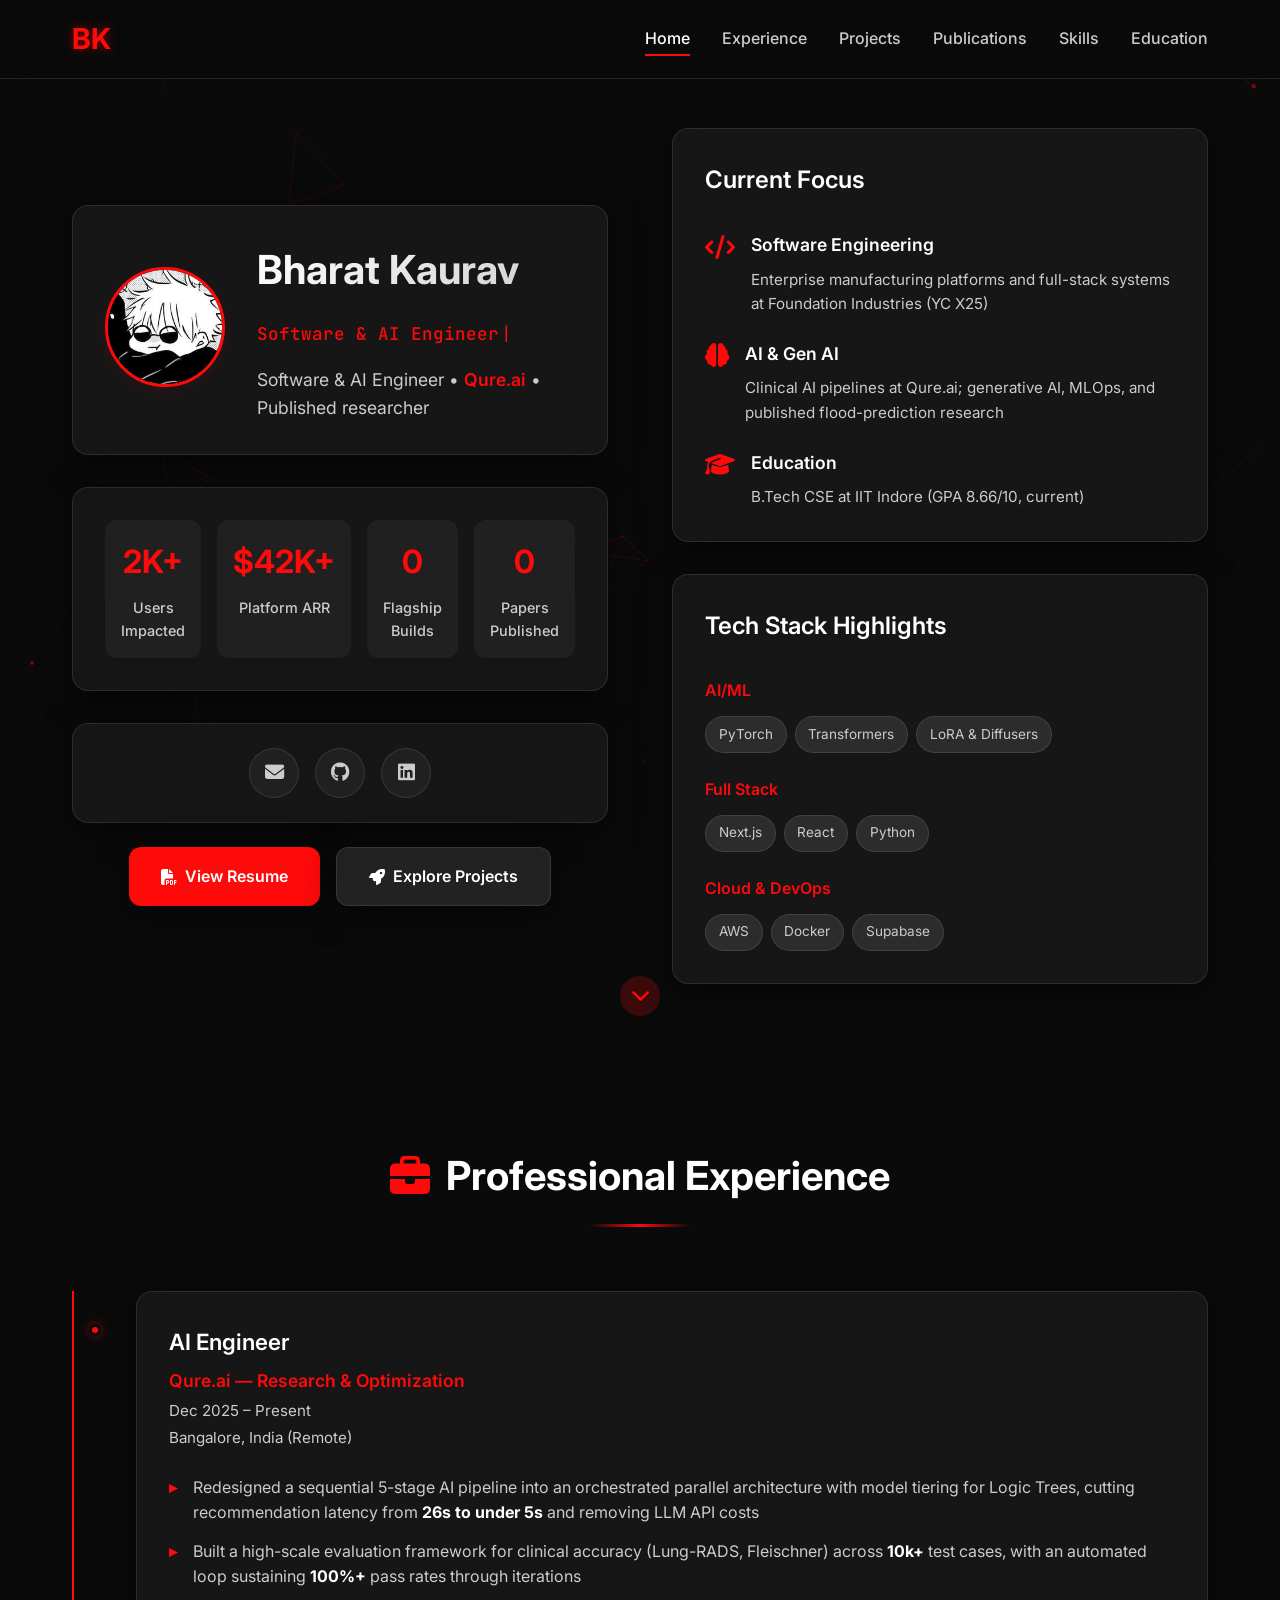
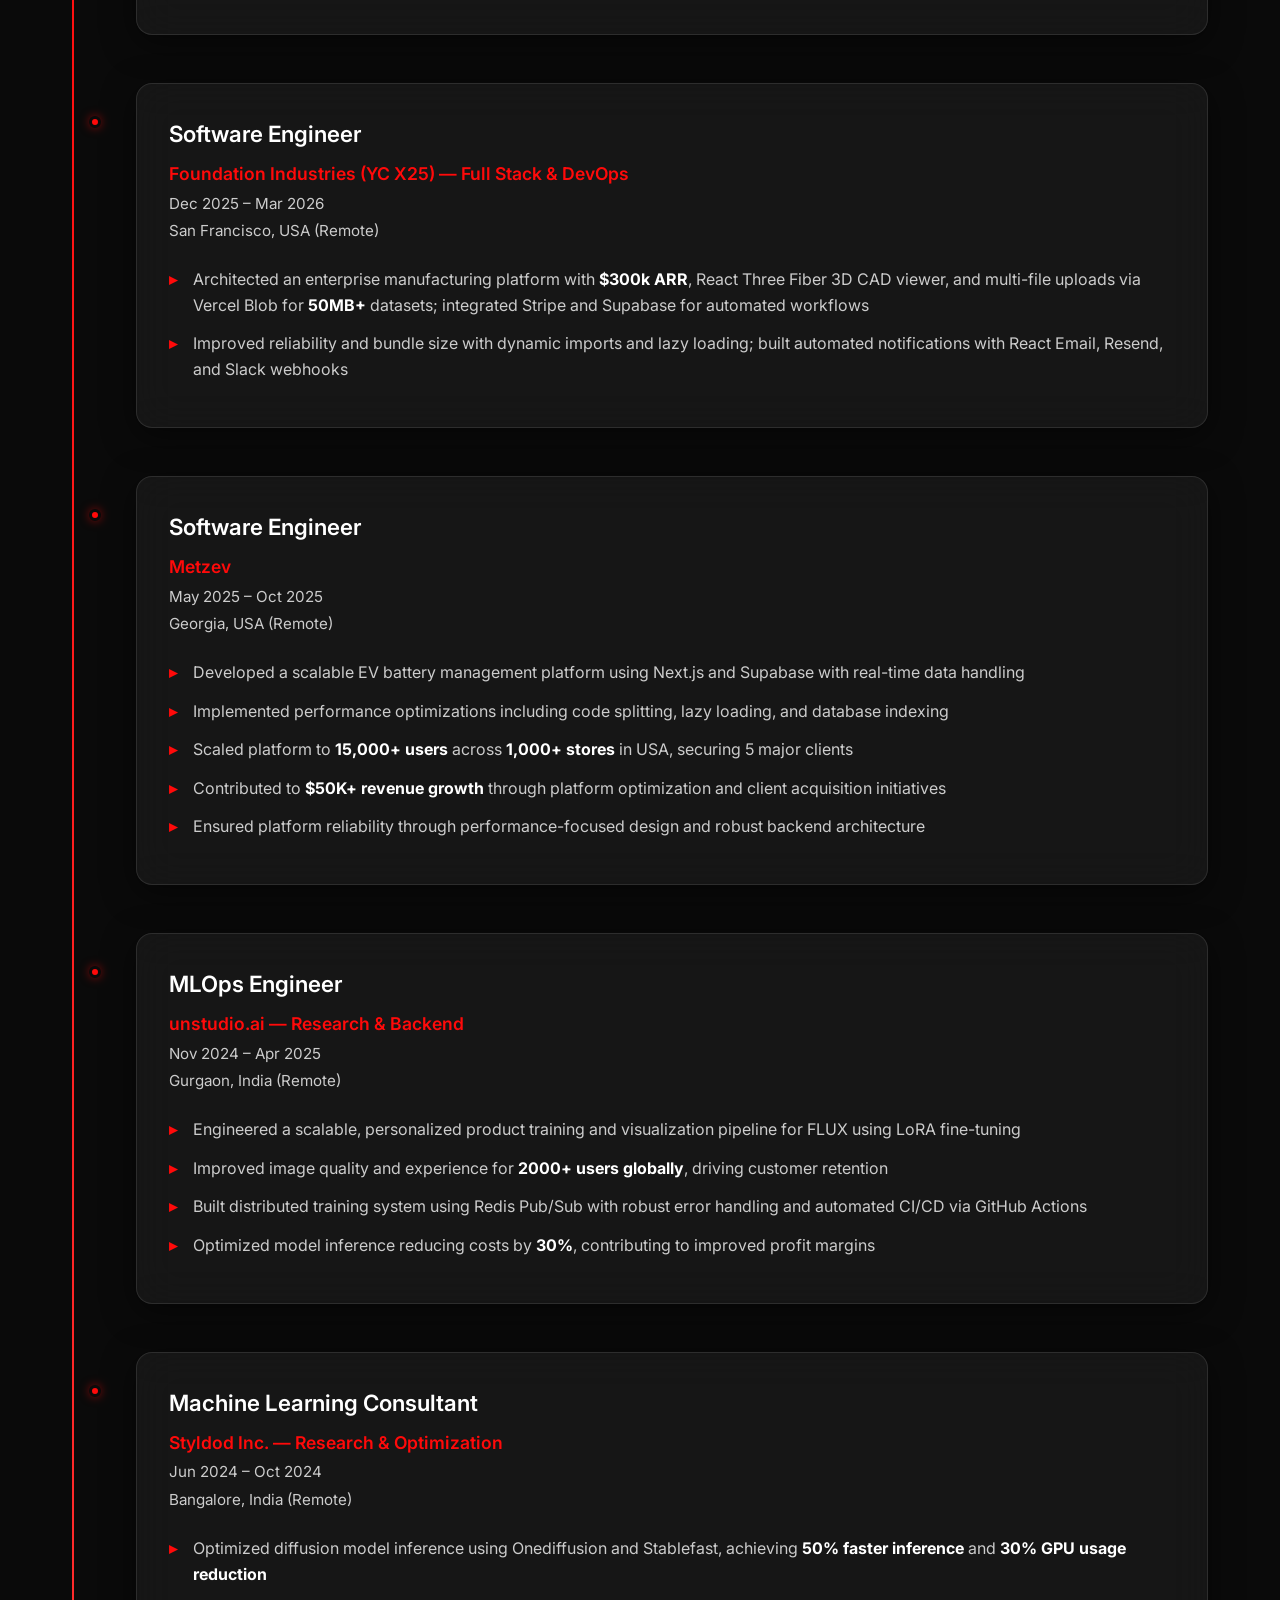
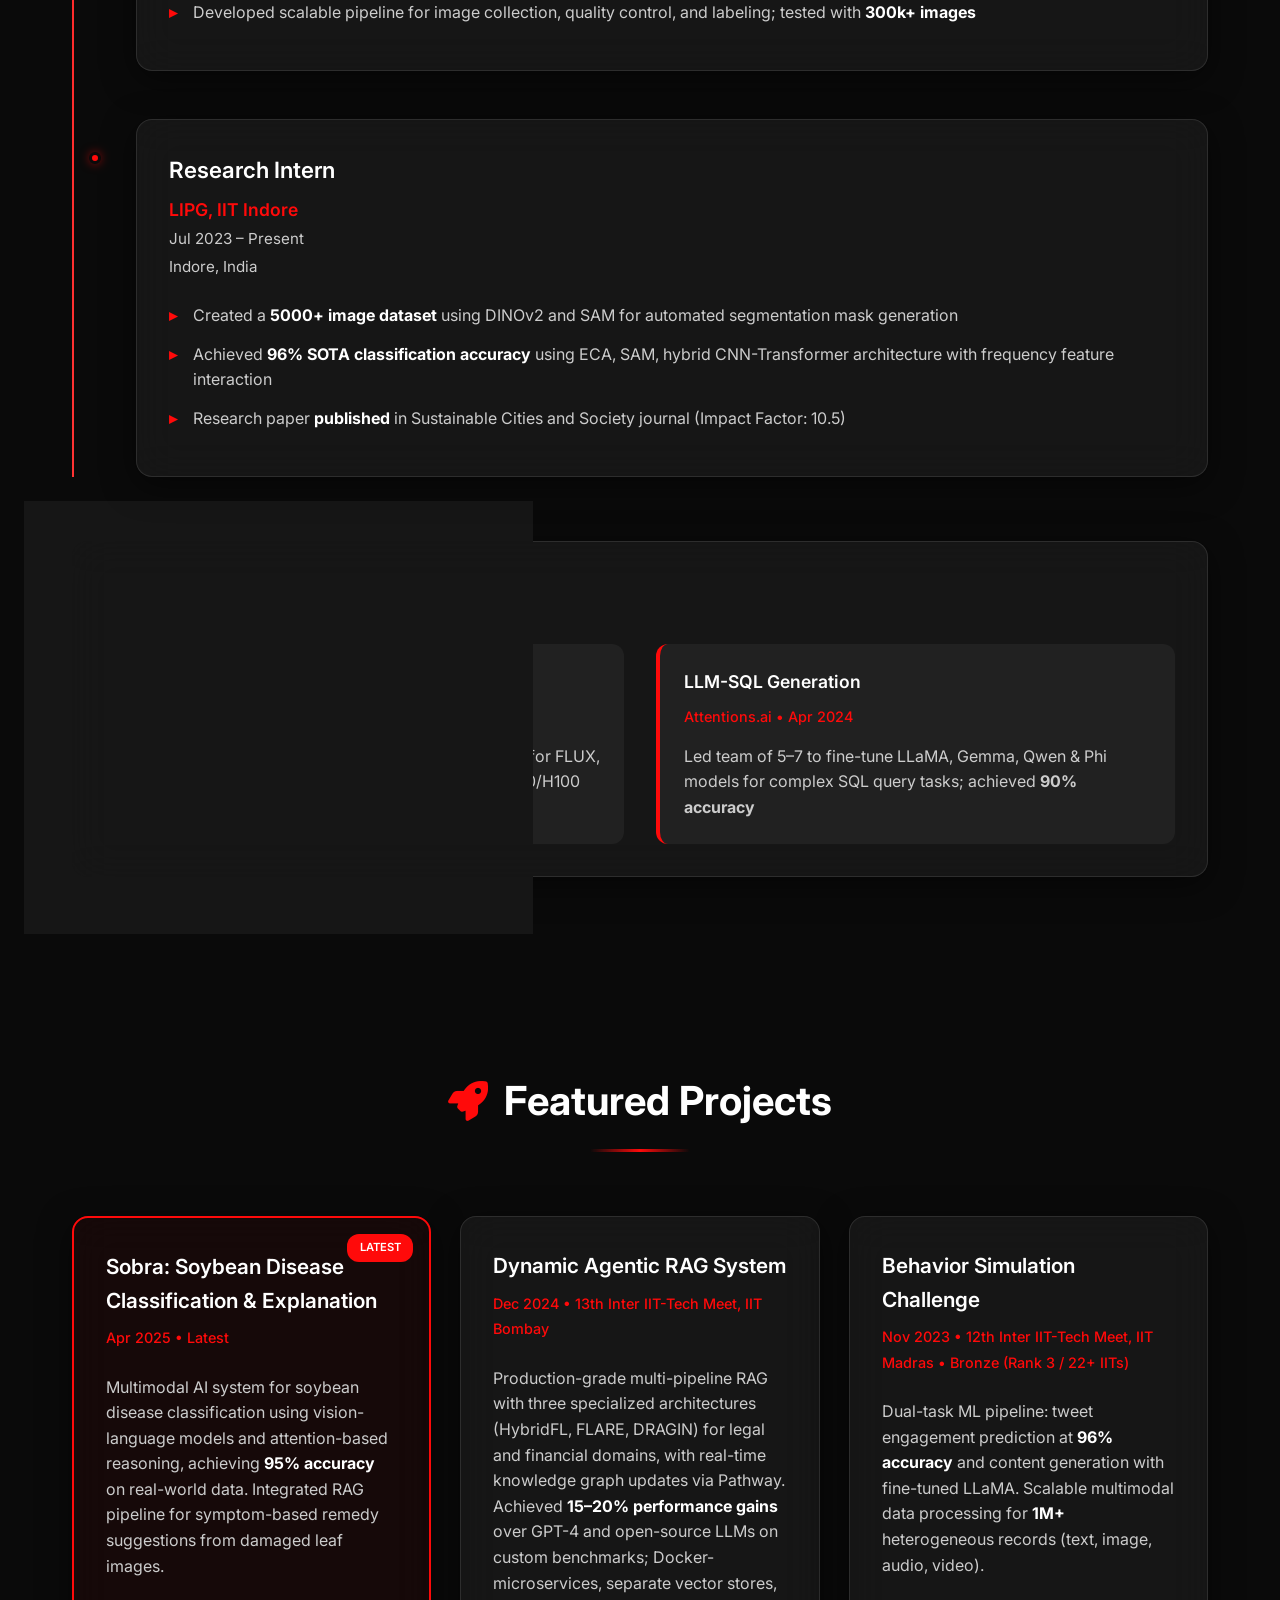
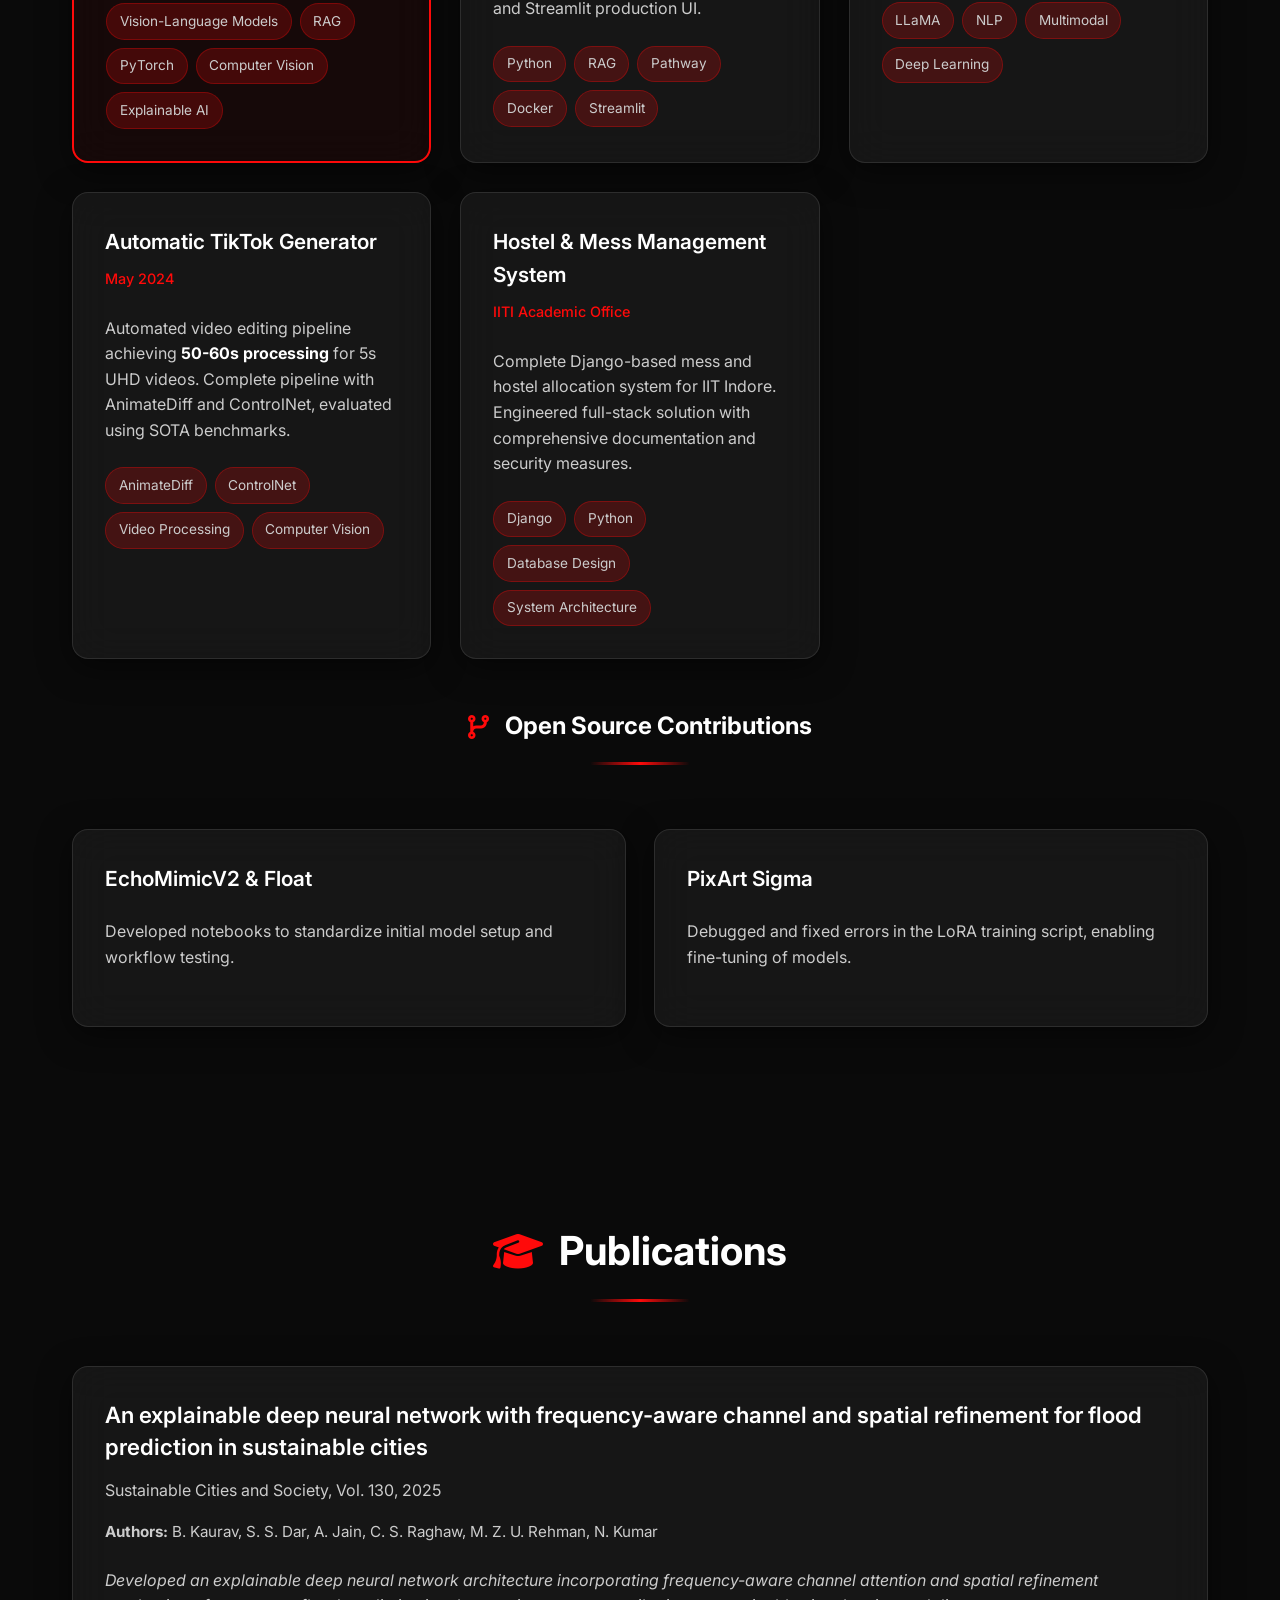
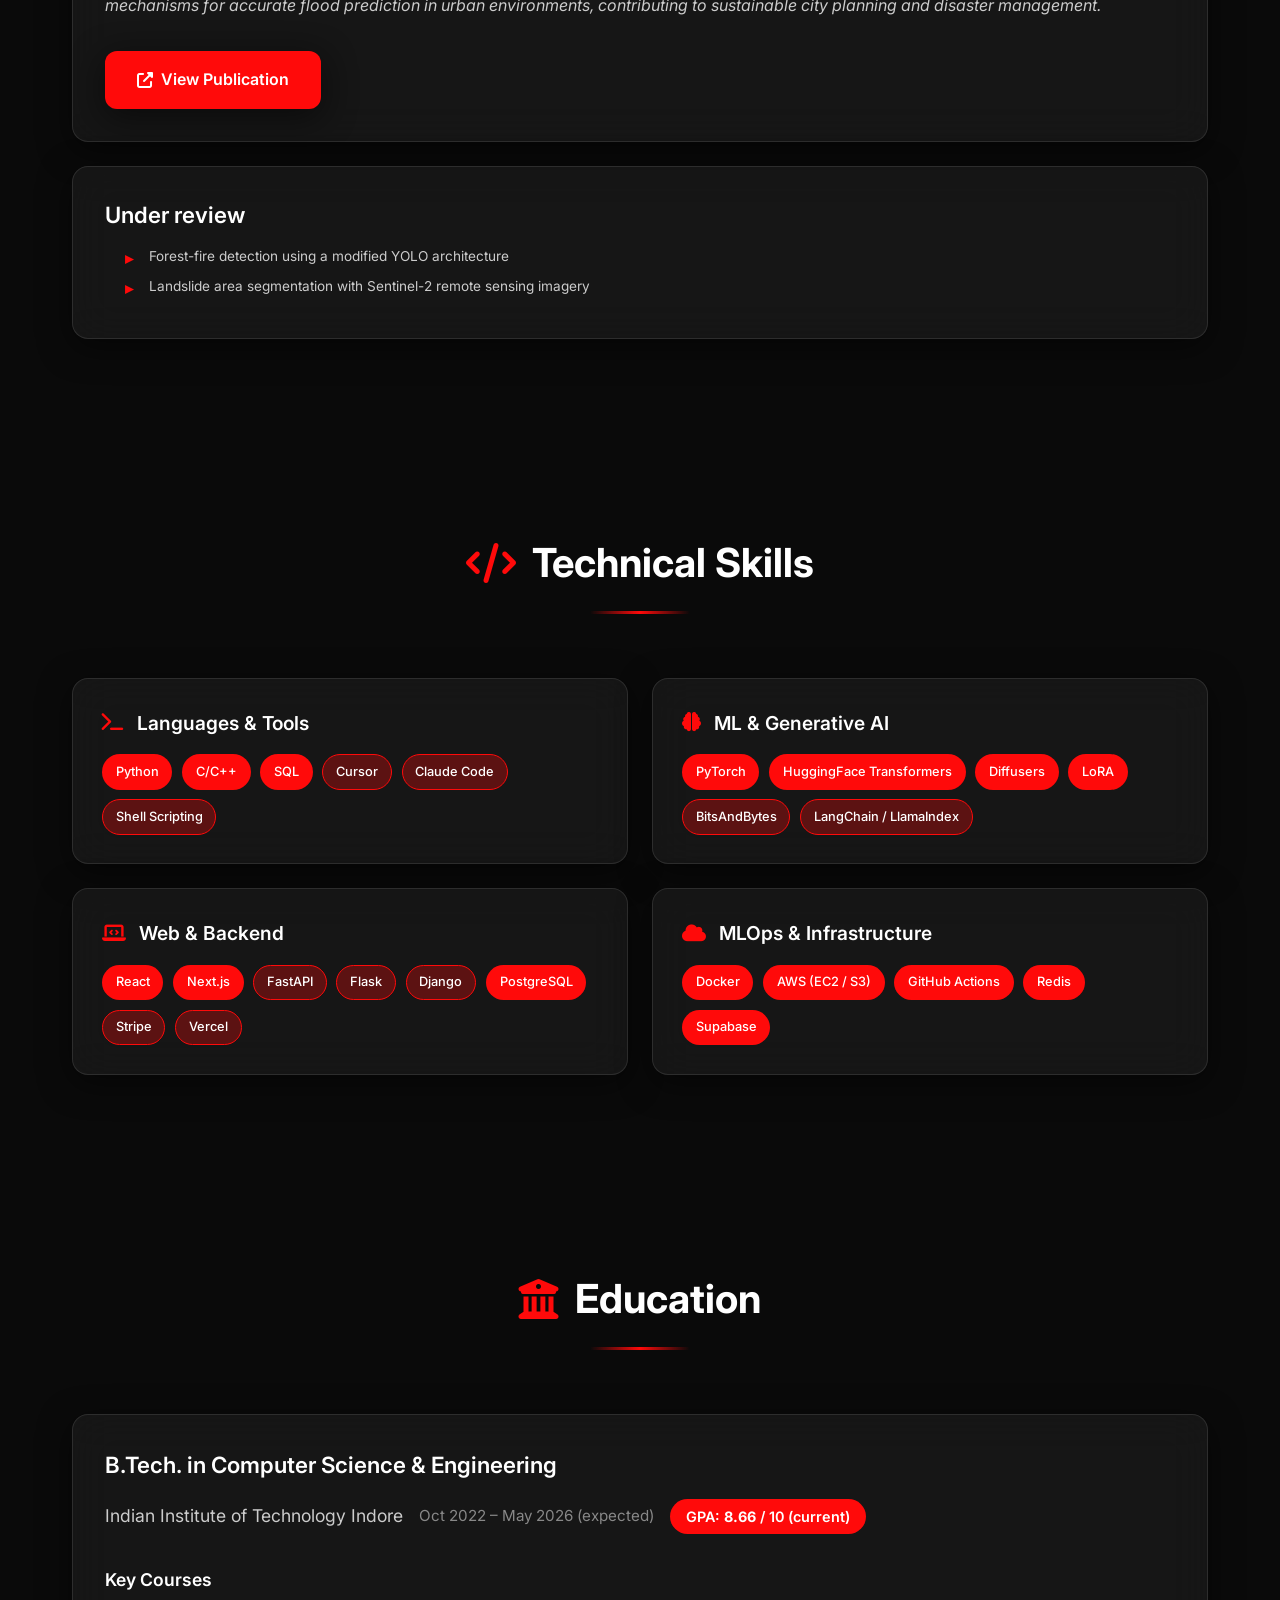
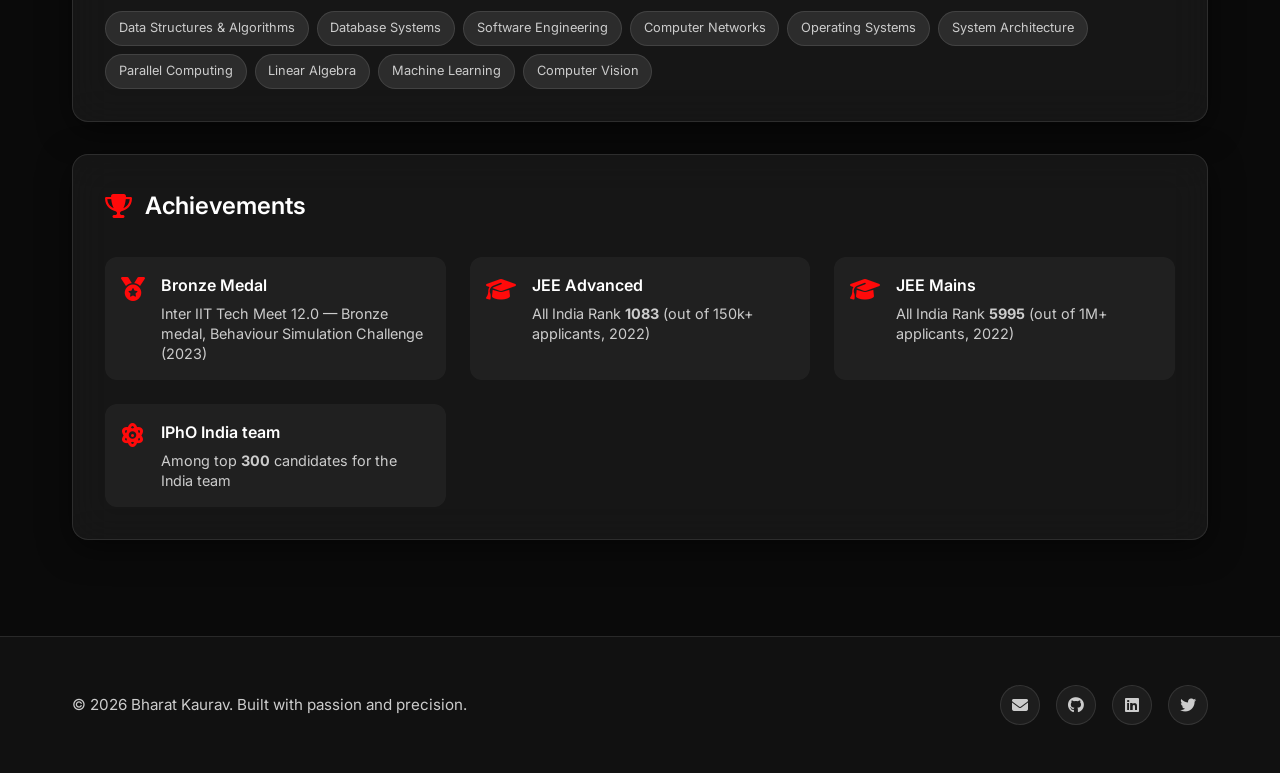
<file: index.html>
<!DOCTYPE html>
<html lang="en">
<head>
  <meta charset="UTF-8">
  <meta name="viewport" content="width=device-width, initial-scale=1.0">
    <title>Bharat Kaurav - Software & AI Engineer</title>
    
    <!-- Favicons -->
    <link rel="icon" type="image/x-icon" href="favicon.ico">
    <link rel="icon" type="image/svg+xml" href="favicon.svg">
    <link rel="icon" type="image/png" sizes="32x32" href="favicon-32x32.png">
    <link rel="icon" type="image/png" sizes="16x16" href="favicon-16x16.png">
    <link rel="apple-touch-icon" sizes="180x180" href="apple-touch-icon.png">
    <link rel="manifest" href="site.webmanifest">
    
    <!-- Meta Tags -->
    <meta name="theme-color" content="#ff0a0a">
    <meta name="description" content="Bharat Kaurav - Software and AI Engineer. Enterprise platforms, generative AI pipelines, and published research in sustainable cities and computer vision.">
    <meta name="keywords" content="Bharat Kaurav, Software Engineer, AI Researcher, Machine Learning, Computer Vision, Full Stack Developer, IIT Indore">
    <meta name="author" content="Bharat Kaurav">
    
    <!-- Stylesheets -->
  <link rel="stylesheet" href="styles.css">
  <link rel="stylesheet" href="https://cdnjs.cloudflare.com/ajax/libs/font-awesome/6.5.0/css/all.min.css">
    <link href="https://fonts.googleapis.com/css2?family=Inter:wght@300;400;500;600;700&family=JetBrains+Mono:wght@400;500;600&display=swap" rel="stylesheet">
</head>
<body>
    <!-- Loading Screen -->
    <div id="loading-screen" class="loading-screen">
        <div class="loading-content">
            <div class="loading-logo">
                <div class="logo-text">BK</div>
                <div class="loading-dots">
                    <span></span>
                    <span></span>
                    <span></span>
                </div>
            </div>
            <div class="loading-text">Loading Portfolio...</div>
            <div class="loading-progress">
                <div class="progress-bar"></div>
            </div>
        </div>
    </div>

    <!-- Particle Background -->
    <canvas id="particles-canvas"></canvas>
    
    <!-- Navigation -->
    <nav class="navbar">
        <div class="nav-container">
            <div class="nav-logo">
                <span class="logo-text">BK</span>
            </div>
            <ul class="nav-menu">
                <li><a href="#home" class="nav-link active">Home</a></li>
                <li><a href="#experience" class="nav-link">Experience</a></li>
                <li><a href="#projects" class="nav-link">Projects</a></li>
                <li><a href="#publications" class="nav-link">Publications</a></li>
                <li><a href="#skills" class="nav-link">Skills</a></li>
                <li><a href="#education" class="nav-link">Education</a></li>
            </ul>
            <div class="hamburger">
                <span></span>
                <span></span>
                <span></span>
            </div>
        </div>
    </nav>

    <!-- Hero Section -->
    <section id="home" class="hero">
        <div class="hero-container">
            <div class="hero-content">
                <div class="profile-section glass-card">
                    <div class="profile-image-container">
                        <img src="profile.jpg" alt="Bharat Kaurav" class="profile-image">
                        <div class="profile-glow"></div>
                    </div>
                    <div class="profile-info">
                        <h1 class="hero-name">Bharat Kaurav</h1>
                        <div class="typing-container">
                            <span id="typing-text" class="typing-text"></span>
                            <span class="cursor">|</span>
                        </div>
                        <p class="hero-subtitle">
                            Software &amp; AI Engineer • 
                            <span class="highlight">Qure.ai</span> • 
                            Published researcher
                        </p>
                    </div>
                </div>

                <div class="quick-stats glass-card">
                    <div class="stat-item">
                        <div class="stat-number">15K+</div>
                        <div class="stat-label">Users Impacted</div>
                    </div>
                    <div class="stat-item">
                        <div class="stat-number">$300K+</div>
                        <div class="stat-label">Platform ARR</div>
                    </div>
                    <div class="stat-item">
                        <div class="stat-number">4</div>
                        <div class="stat-label">Flagship Builds</div>
                    </div>
                    <div class="stat-item">
                        <div class="stat-number">1</div>
                        <div class="stat-label">Papers Published</div>
                    </div>
        </div>

                <div class="cta-section">
                    <div class="social-links glass-card">
                        <a href="mailto:bharat.kaurav.prof@gmail.com" class="social-link" title="Email">
                            <i class="fas fa-envelope"></i>
                        </a>
                        <a href="https://github.com/TheNetherWatcher" target="_blank" class="social-link" title="GitHub">
                            <i class="fab fa-github"></i>
                        </a>
                        <a href="https://www.linkedin.com/in/bharat-kaurav2024" target="_blank" class="social-link" title="LinkedIn">
                            <i class="fab fa-linkedin"></i>
                        </a>
        </div>

                    <div class="action-buttons">
                        <a href="Bharat_Kaurav_Resume.pdf" target="_blank" class="btn btn-primary glass-card">
                            <i class="fas fa-file-pdf"></i>
                            View Resume
                        </a>
                        <a href="#projects" class="btn btn-secondary glass-card">
                            <i class="fas fa-rocket"></i>
                            Explore Projects
          </a>                    
        </div>
                </div>
            </div>

            <!-- Quick Overview -->
            <div class="overview-section">
                <div class="overview-card glass-card">
                    <h2>Current Focus</h2>
                    <div class="focus-items">
                        <div class="focus-item">
                            <i class="fas fa-code"></i>
                            <div>
                                <h3>Software Engineering</h3>
                                <p>Enterprise manufacturing platforms and full-stack systems at Foundation Industries (YC X25)</p>
                            </div>
                        </div>
                        <div class="focus-item">
                            <i class="fas fa-brain"></i>
                            <div>
                                <h3>AI &amp; Gen AI</h3>
                                <p>Clinical AI pipelines at Qure.ai; generative AI, MLOps, and published flood-prediction research</p>
                            </div>
                        </div>
                        <div class="focus-item">
                            <i class="fas fa-graduation-cap"></i>
                            <div>
                                <h3>Education</h3>
                                <p>B.Tech CSE at IIT Indore (GPA 8.66/10, current)</p>
                            </div>
                        </div>
                    </div>
                </div>

                <div class="tech-highlights glass-card">
                    <h2>Tech Stack Highlights</h2>
                    <div class="tech-grid">
                        <div class="tech-category">
                            <h3>AI/ML</h3>
                            <div class="tech-tags">
                                <span class="tech-tag">PyTorch</span>
                                <span class="tech-tag">Transformers</span>
                                <span class="tech-tag">LoRA &amp; Diffusers</span>
                            </div>
                        </div>
                        <div class="tech-category">
                            <h3>Full Stack</h3>
                            <div class="tech-tags">
                                <span class="tech-tag">Next.js</span>
                                <span class="tech-tag">React</span>
                                <span class="tech-tag">Python</span>
                            </div>
                        </div>
                        <div class="tech-category">
                            <h3>Cloud & DevOps</h3>
                            <div class="tech-tags">
                                <span class="tech-tag">AWS</span>
                                <span class="tech-tag">Docker</span>
                                <span class="tech-tag">Supabase</span>
                            </div>
                        </div>
                    </div>
                </div>
            </div>
        </div>

        <!-- Scroll Indicator -->
        <div class="scroll-indicator">
            <div class="scroll-arrow">
                <i class="fas fa-chevron-down"></i>
            </div>
        </div>
    </section>

    <!-- Experience Section -->
    <section id="experience" class="section">
        <div class="container">
            <div class="section-header">
                <h2><i class="fas fa-briefcase"></i> Professional Experience</h2>
                <div class="section-line"></div>
            </div>
            
            <div class="timeline">
                <div class="timeline-item glass-card">
                    <div class="timeline-marker"></div>
                    <div class="timeline-content">
                        <div class="exp-header">
                            <h3>AI Engineer</h3>
                            <span class="company">Qure.ai — Research &amp; Optimization</span>
                            <span class="exp-period">Dec 2025 – Present</span>
                            <span class="exp-location">Bangalore, India (Remote)</span>
                        </div>
                        <ul class="exp-achievements">
                            <li>Redesigned a sequential 5-stage AI pipeline into an orchestrated parallel architecture with model tiering for Logic Trees, cutting recommendation latency from <strong>26s to under 5s</strong> and removing LLM API costs</li>
                            <li>Built a high-scale evaluation framework for clinical accuracy (Lung-RADS, Fleischner) across <strong>10k+</strong> test cases, with an automated loop sustaining <strong>100%+</strong> pass rates through iterations</li>
                        </ul>
                    </div>
                </div>

                <div class="timeline-item glass-card">
                    <div class="timeline-marker"></div>
                    <div class="timeline-content">
                        <div class="exp-header">
                            <h3>Software Engineer</h3>
                            <span class="company">Foundation Industries (YC X25) — Full Stack &amp; DevOps</span>
                            <span class="exp-period">Dec 2025 – Mar 2026</span>
                            <span class="exp-location">San Francisco, USA (Remote)</span>
                        </div>
                        <ul class="exp-achievements">
                            <li>Architected an enterprise manufacturing platform with <strong>$300k ARR</strong>, React Three Fiber 3D CAD viewer, and multi-file uploads via Vercel Blob for <strong>50MB+</strong> datasets; integrated Stripe and Supabase for automated workflows</li>
                            <li>Improved reliability and bundle size with dynamic imports and lazy loading; built automated notifications with React Email, Resend, and Slack webhooks</li>
                        </ul>
                    </div>
                </div>

                <div class="timeline-item glass-card">
                    <div class="timeline-marker"></div>
                    <div class="timeline-content">
                        <div class="exp-header">
                            <h3>Software Engineer</h3>
                            <span class="company">Metzev</span>
                            <span class="exp-period">May 2025 – Oct 2025</span>
                            <span class="exp-location">Georgia, USA (Remote)</span>
                        </div>
                        <ul class="exp-achievements">
                            <li>Developed a scalable EV battery management platform using Next.js and Supabase with real-time data handling</li>
                            <li>Implemented performance optimizations including code splitting, lazy loading, and database indexing</li>
                            <li>Scaled platform to <strong>15,000+ users</strong> across <strong>1,000+ stores</strong> in USA, securing 5 major clients</li>
                            <li>Contributed to <strong>$50K+ revenue growth</strong> through platform optimization and client acquisition initiatives</li>
                            <li>Ensured platform reliability through performance-focused design and robust backend architecture</li>
                        </ul>
                    </div>
                </div>

                <div class="timeline-item glass-card">
                    <div class="timeline-marker"></div>
                    <div class="timeline-content">
                        <div class="exp-header">
                            <h3>MLOps Engineer</h3>
                            <span class="company">unstudio.ai — Research &amp; Backend</span>
                            <span class="exp-period">Nov 2024 – Apr 2025</span>
                            <span class="exp-location">Gurgaon, India (Remote)</span>
                        </div>
                        <ul class="exp-achievements">
                            <li>Engineered a scalable, personalized product training and visualization pipeline for FLUX using LoRA fine-tuning</li>
                            <li>Improved image quality and experience for <strong>2000+ users globally</strong>, driving customer retention</li>
                            <li>Built distributed training system using Redis Pub/Sub with robust error handling and automated CI/CD via GitHub Actions</li>
                            <li>Optimized model inference reducing costs by <strong>30%</strong>, contributing to improved profit margins</li>
                        </ul>
                    </div>
                </div>

                <div class="timeline-item glass-card">
                    <div class="timeline-marker"></div>
                    <div class="timeline-content">
                        <div class="exp-header">
                            <h3>Machine Learning Consultant</h3>
                            <span class="company">Styldod Inc. — Research &amp; Optimization</span>
                            <span class="exp-period">Jun 2024 – Oct 2024</span>
                            <span class="exp-location">Bangalore, India (Remote)</span>
                        </div>
                        <ul class="exp-achievements">
                            <li>Optimized diffusion model inference using Onediffusion and Stablefast, achieving <strong>50% faster inference</strong> and <strong>30% GPU usage reduction</strong></li>
                            <li>Developed scalable pipeline for image collection, quality control, and labeling; tested with <strong>300k+ images</strong></li>
                        </ul>
                    </div>
                </div>

                <div class="timeline-item glass-card">
                    <div class="timeline-marker"></div>
                    <div class="timeline-content">
                        <div class="exp-header">
                            <h3>Research Intern</h3>
                            <span class="company">LIPG, IIT Indore</span>
                            <span class="exp-period">Jul 2023 – Present</span>
                            <span class="exp-location">Indore, India</span>
                        </div>
                        <ul class="exp-achievements">
                            <li>Created a <strong>5000+ image dataset</strong> using DINOv2 and SAM for automated segmentation mask generation</li>
                            <li>Achieved <strong>96% SOTA classification accuracy</strong> using ECA, SAM, hybrid CNN-Transformer architecture with frequency feature interaction</li>
                            <li>Research paper <strong>published</strong> in Sustainable Cities and Society journal (Impact Factor: 10.5)</li>
                        </ul>
                    </div>
                </div>
            </div>

            <div class="collaborations glass-card">
                <h3><i class="fas fa-handshake"></i> Key Collaborations</h3>
                <div class="collab-grid">
                    <div class="collab-item">
                        <h4>Virtual Try-On Optimization</h4>
                        <span class="collab-company">Alle • Dec 2024</span>
                        <p>Led team of 5 to optimize LoRA-based try-on system for FLUX, achieving <strong>2.5× faster boot-up</strong> and <strong>98.7 PSNR</strong> on A40/H100 GPUs</p>
                    </div>
                    <div class="collab-item">
                        <h4>LLM-SQL Generation</h4>
                        <span class="collab-company">Attentions.ai • Apr 2024</span>
                        <p>Led team of 5–7 to fine-tune LLaMA, Gemma, Qwen & Phi models for complex SQL query tasks; achieved <strong>90% accuracy</strong></p>
                    </div>
                </div>
            </div>
        </div>
      </section>      

    <!-- Projects Section -->
    <section id="projects" class="section">
        <div class="container">
            <div class="section-header">
                <h2><i class="fas fa-rocket"></i> Featured Projects</h2>
                <div class="section-line"></div>
            </div>
            
            <div class="projects-grid">
                <div class="project-card glass-card featured">
                    <div class="project-header">
                        <h3>Sobra: Soybean Disease Classification &amp; Explanation</h3>
                        <span class="project-date">Apr 2025 • Latest</span>
                    </div>
                    <p class="project-description">
                        Multimodal AI system for soybean disease classification using vision-language models and attention-based reasoning, achieving <strong>95% accuracy</strong> on real-world data. Integrated RAG pipeline for symptom-based remedy suggestions from damaged leaf images.
                    </p>
                    <div class="project-tech">
                        <span class="tech-tag">Vision-Language Models</span>
                        <span class="tech-tag">RAG</span>
                        <span class="tech-tag">PyTorch</span>
                        <span class="tech-tag">Computer Vision</span>
                        <span class="tech-tag">Explainable AI</span>
                    </div>
                </div>

                <div class="project-card glass-card">
                    <div class="project-header">
                        <h3>Dynamic Agentic RAG System</h3>
                        <span class="project-date">Dec 2024 • 13th Inter IIT-Tech Meet, IIT Bombay</span>
                    </div>
                    <p class="project-description">
                        Production-grade multi-pipeline RAG with three specialized architectures (HybridFL, FLARE, DRAGIN) for legal and financial domains, with real-time knowledge graph updates via Pathway. Achieved <strong>15–20% performance gains</strong> over GPT-4 and open-source LLMs on custom benchmarks; Docker-microservices, separate vector stores, and Streamlit production UI.
                    </p>
                    <div class="project-tech">
                        <span class="tech-tag">Python</span>
                        <span class="tech-tag">RAG</span>
                        <span class="tech-tag">Pathway</span>
                        <span class="tech-tag">Docker</span>
                        <span class="tech-tag">Streamlit</span>
                    </div>
                </div>

                <div class="project-card glass-card">
                    <div class="project-header">
                        <h3>Behavior Simulation Challenge</h3>
                        <span class="project-date">Nov 2023 • 12th Inter IIT-Tech Meet, IIT Madras • Bronze (Rank 3 / 22+ IITs)</span>
                    </div>
                    <p class="project-description">
                        Dual-task ML pipeline: tweet engagement prediction at <strong>96% accuracy</strong> and content generation with fine-tuned LLaMA. Scalable multimodal data processing for <strong>1M+</strong> heterogeneous records (text, image, audio, video).
                    </p>
                    <div class="project-tech">
                        <span class="tech-tag">LLaMA</span>
                        <span class="tech-tag">NLP</span>
                        <span class="tech-tag">Multimodal</span>
                        <span class="tech-tag">Deep Learning</span>
                    </div>
                </div>

                <div class="project-card glass-card">
                    <div class="project-header">
                        <h3>Automatic TikTok Generator</h3>
                        <span class="project-date">May 2024</span>
                    </div>
                    <p class="project-description">
                        Automated video editing pipeline achieving <strong>50-60s processing</strong> for 5s UHD videos. Complete pipeline with AnimateDiff and ControlNet, evaluated using SOTA benchmarks.
                    </p>
                    <div class="project-tech">
                        <span class="tech-tag">AnimateDiff</span>
                        <span class="tech-tag">ControlNet</span>
                        <span class="tech-tag">Video Processing</span>
                        <span class="tech-tag">Computer Vision</span>
                    </div>
                </div>

                <div class="project-card glass-card">
                    <div class="project-header">
                        <h3>Hostel &amp; Mess Management System</h3>
                        <span class="project-date">IITI Academic Office</span>
                    </div>
                    <p class="project-description">
                        Complete Django-based mess and hostel allocation system for IIT Indore. Engineered full-stack solution with comprehensive documentation and security measures.
                    </p>
                    <div class="project-tech">
                        <span class="tech-tag">Django</span>
                        <span class="tech-tag">Python</span>
                        <span class="tech-tag">Database Design</span>
                        <span class="tech-tag">System Architecture</span>
                    </div>
                </div>
            </div>

            <div class="section-header" style="margin-top: 3rem;">
                <h2 style="font-size: 1.5rem;"><i class="fas fa-code-branch"></i> Open Source Contributions</h2>
                <div class="section-line"></div>
            </div>
            <div class="projects-grid">
                <div class="project-card glass-card">
                    <div class="project-header">
                        <h3>EchoMimicV2 &amp; Float</h3>
                    </div>
                    <p class="project-description">
                        Developed notebooks to standardize initial model setup and workflow testing.
                    </p>
                </div>
                <div class="project-card glass-card">
                    <div class="project-header">
                        <h3>PixArt Sigma</h3>
                    </div>
                    <p class="project-description">
                        Debugged and fixed errors in the LoRA training script, enabling fine-tuning of models.
                    </p>
                </div>
            </div>
        </div>
      </section>

    <!-- Publications Section -->
    <section id="publications" class="section">
        <div class="container">
            <div class="section-header">
                <h2><i class="fas fa-graduation-cap"></i> Publications</h2>
                <div class="section-line"></div>
            </div>
            
            <div class="publication-card glass-card">
                <div class="pub-header">
                    <h3>An explainable deep neural network with frequency-aware channel and spatial refinement for flood prediction in sustainable cities</h3>
                    <div class="pub-meta">
                        <span class="journal">Sustainable Cities and Society, Vol. 130, 2025</span>
<!--                         <span class="impact-factor">Impact Factor: 10.5</span> -->
                    </div>
                </div>
                <div class="pub-authors">
                    <strong>Authors:</strong> B. Kaurav, S. S. Dar, A. Jain, C. S. Raghaw, M. Z. U. Rehman, N. Kumar
                </div>
                <p class="pub-abstract">
                    Developed an explainable deep neural network architecture incorporating frequency-aware channel attention and spatial refinement mechanisms for accurate flood prediction in urban environments, contributing to sustainable city planning and disaster management.
                </p>
                <div class="pub-actions">
                    <a href="https://doi.org/10.1016/j.scs.2025.106480" target="_blank" class="btn btn-primary glass-card">
                        <i class="fas fa-external-link-alt"></i>
                        View Publication
                    </a>
                </div>
            </div>

            <div class="publication-card glass-card" style="margin-top: 1.5rem;">
                <div class="pub-header">
                    <h3>Under review</h3>
                </div>
                <ul class="skill-bullets" style="margin: 0; padding-left: 1.25rem;">
                    <li>Forest-fire detection using a modified YOLO architecture</li>
                    <li>Landslide area segmentation with Sentinel-2 remote sensing imagery</li>
                </ul>
            </div>
        </div>
      </section>

    <!-- Skills Section -->
    <section id="skills" class="section">
        <div class="container">
            <div class="section-header">
                <h2><i class="fas fa-code"></i> Technical Skills</h2>
                <div class="section-line"></div>
            </div>
            
            <div class="skills-grid">
                <div class="skill-category glass-card">
                    <h3><i class="fas fa-terminal"></i> Languages &amp; Tools</h3>
                    <div class="skill-tags">
                        <span class="skill-tag expert">Python</span>
                        <span class="skill-tag expert">C/C++</span>
                        <span class="skill-tag expert">SQL</span>
                        <span class="skill-tag advanced">Cursor</span>
                        <span class="skill-tag advanced">Claude Code</span>
                        <span class="skill-tag advanced">Shell Scripting</span>
                    </div>
                </div>

                <div class="skill-category glass-card">
                    <h3><i class="fas fa-brain"></i> ML &amp; Generative AI</h3>
                    <div class="skill-tags">
                        <span class="skill-tag expert">PyTorch</span>
                        <span class="skill-tag expert">HuggingFace Transformers</span>
                        <span class="skill-tag expert">Diffusers</span>
                        <span class="skill-tag expert">LoRA</span>
                        <span class="skill-tag advanced">BitsAndBytes</span>
                        <span class="skill-tag advanced">LangChain / LlamaIndex</span>
                    </div>
                </div>

                <div class="skill-category glass-card">
                    <h3><i class="fas fa-laptop-code"></i> Web &amp; Backend</h3>
                    <div class="skill-tags">
                        <span class="skill-tag expert">React</span>
                        <span class="skill-tag expert">Next.js</span>
                        <span class="skill-tag advanced">FastAPI</span>
                        <span class="skill-tag advanced">Flask</span>
                        <span class="skill-tag advanced">Django</span>
                        <span class="skill-tag expert">PostgreSQL</span>
                        <span class="skill-tag advanced">Stripe</span>
                        <span class="skill-tag advanced">Vercel</span>
                    </div>
                </div>

                <div class="skill-category glass-card">
                    <h3><i class="fas fa-cloud"></i> MLOps &amp; Infrastructure</h3>
                    <div class="skill-tags">
                        <span class="skill-tag expert">Docker</span>
                        <span class="skill-tag expert">AWS (EC2 / S3)</span>
                        <span class="skill-tag expert">GitHub Actions</span>
                        <span class="skill-tag expert">Redis</span>
                        <span class="skill-tag expert">Supabase</span>
                    </div>
                </div>
            </div>
        </div>
      </section>

    <!-- Education Section -->
    <section id="education" class="section">
        <div class="container">
            <div class="section-header">
                <h2><i class="fas fa-university"></i> Education</h2>
                <div class="section-line"></div>
            </div>
            
            <div class="education-card glass-card">
                <div class="edu-header">
                    <h3>B.Tech. in Computer Science & Engineering</h3>
                    <div class="edu-meta">
                        <span class="edu-institution">Indian Institute of Technology Indore</span>
                        <span class="edu-period">Oct 2022 – May 2026 (expected)</span>
                        <span class="edu-cgpa">GPA: <strong>8.66</strong> / 10 (current)</span>
                    </div>
                </div>
                <div class="edu-courses">
                    <h4>Key Courses</h4>
                    <div class="course-tags">
                        <span class="course-tag">Data Structures & Algorithms</span>
                        <span class="course-tag">Database Systems</span>
                        <span class="course-tag">Software Engineering</span>
                        <span class="course-tag">Computer Networks</span>
                        <span class="course-tag">Operating Systems</span>
                        <span class="course-tag">System Architecture</span>
                        <span class="course-tag">Parallel Computing</span>
                        <span class="course-tag">Linear Algebra</span>
                        <span class="course-tag">Machine Learning</span>
                        <span class="course-tag">Computer Vision</span>
                    </div>
                </div>
            </div>

            <div class="achievements glass-card">
                <h3><i class="fas fa-trophy"></i> Achievements</h3>
                <div class="achievement-grid">
                    <div class="achievement-item">
                        <i class="fas fa-medal"></i>
                        <div>
                            <h4>Bronze Medal</h4>
                            <p>Inter IIT Tech Meet 12.0 — Bronze medal, Behaviour Simulation Challenge (2023)</p>
                        </div>
                    </div>
                    <div class="achievement-item">
                        <i class="fas fa-graduation-cap"></i>
                        <div>
                            <h4>JEE Advanced</h4>
                            <p>All India Rank <strong>1083</strong> (out of 150k+ applicants, 2022)</p>
                        </div>
                    </div>
                    <div class="achievement-item">
                        <i class="fas fa-graduation-cap"></i>
                        <div>
                            <h4>JEE Mains</h4>
                            <p>All India Rank <strong>5995</strong> (out of 1M+ applicants, 2022)</p>
                        </div>
                    </div>
                    <div class="achievement-item">
                        <i class="fas fa-atom"></i>
                        <div>
                            <h4>IPhO India team</h4>
                            <p>Among top <strong>300</strong> candidates for the India team</p>
                        </div>
                    </div>
                </div>
            </div>
        </div>
      </section>

    <!-- Footer -->
    <footer class="footer">
        <div class="footer-content">
            <p>&copy; 2026 Bharat Kaurav. Built with passion and precision.</p>
            <div class="footer-social">
                <a href="mailto:bharat.kaurav.prof@gmail.com" class="social-link" title="Email">
                    <i class="fas fa-envelope"></i>
                </a>
                <a href="https://github.com/TheNetherWatcher" target="_blank" class="social-link" title="GitHub">
                    <i class="fab fa-github"></i>
                </a>
                <a href="https://www.linkedin.com/in/bharat-kaurav2024" target="_blank" class="social-link" title="LinkedIn">
                    <i class="fab fa-linkedin"></i>
                </a>
                <a href="https://twitter.com/tnw_01" target="_blank" class="social-link" title="Twitter">
                    <i class="fab fa-twitter"></i>
                </a>
            </div>
        </div>
      </footer>

  <script src="script.js"></script>
</body>
</html>
</file>
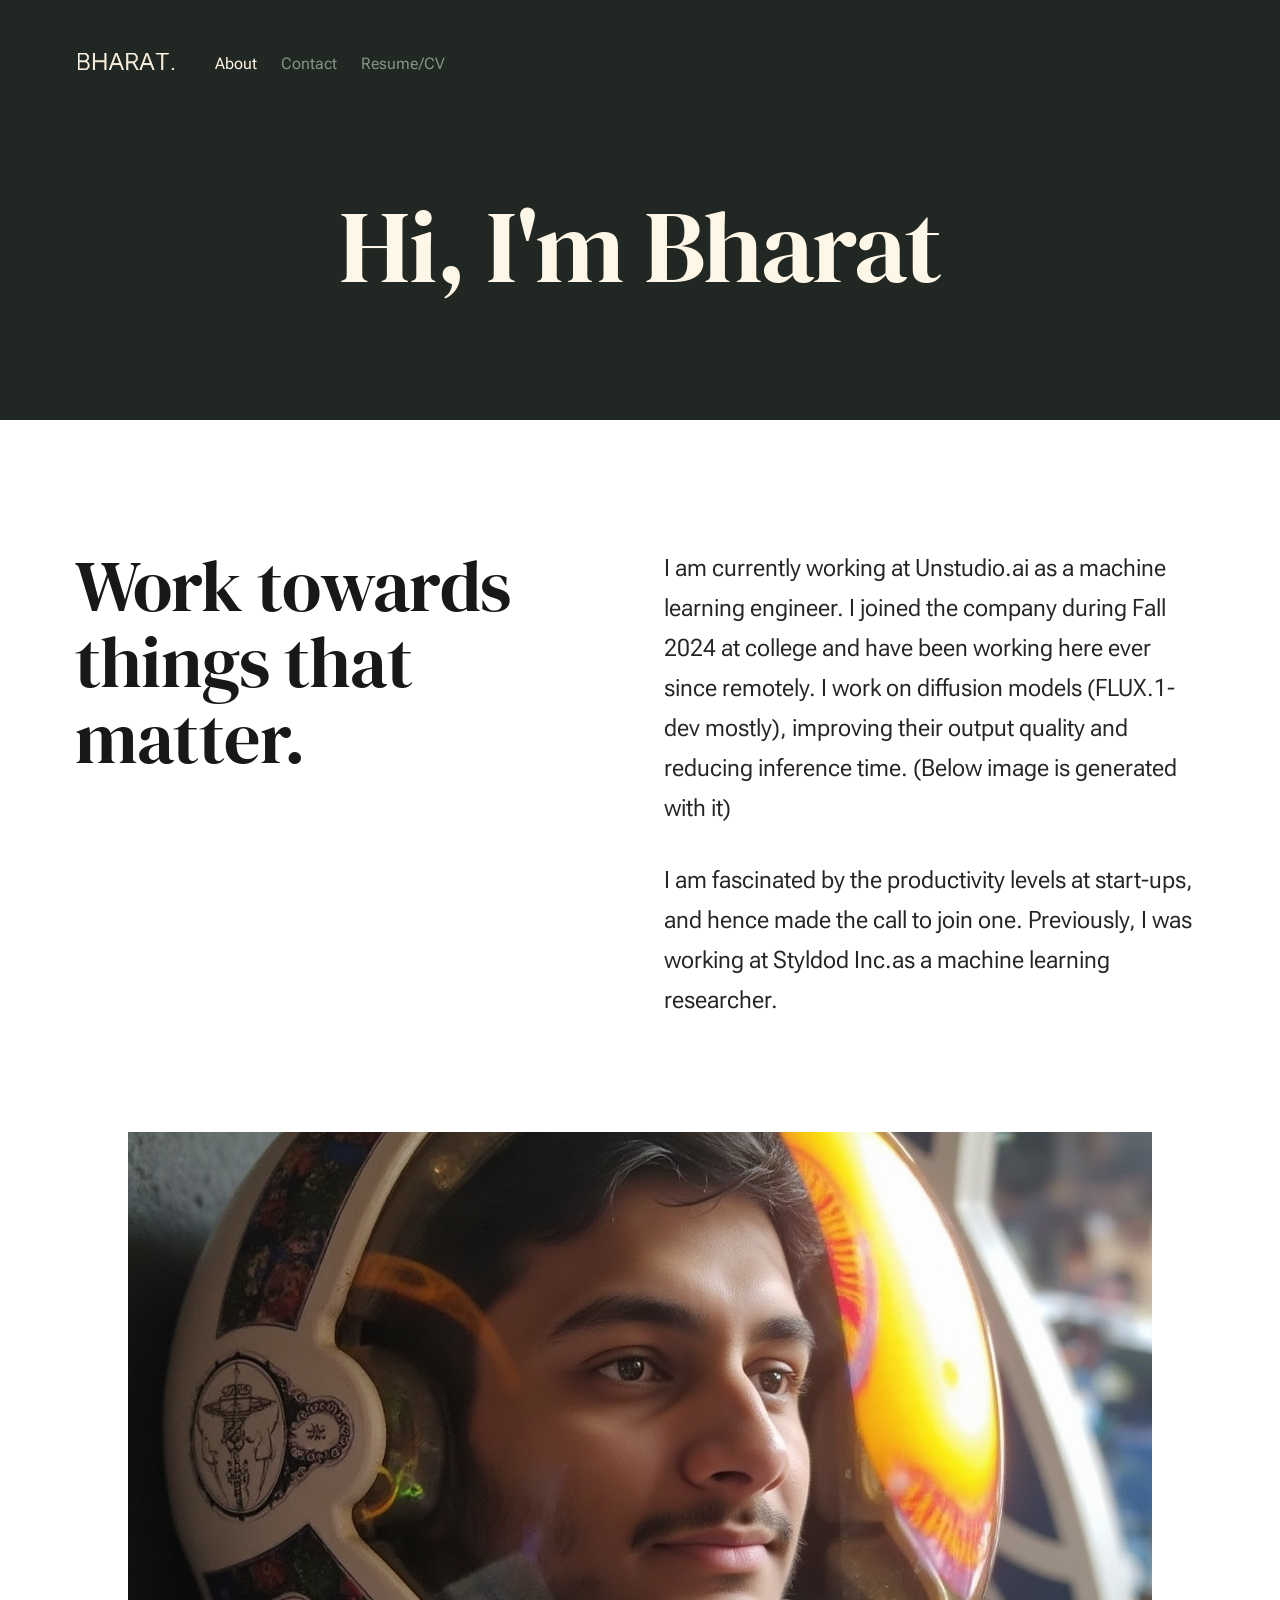
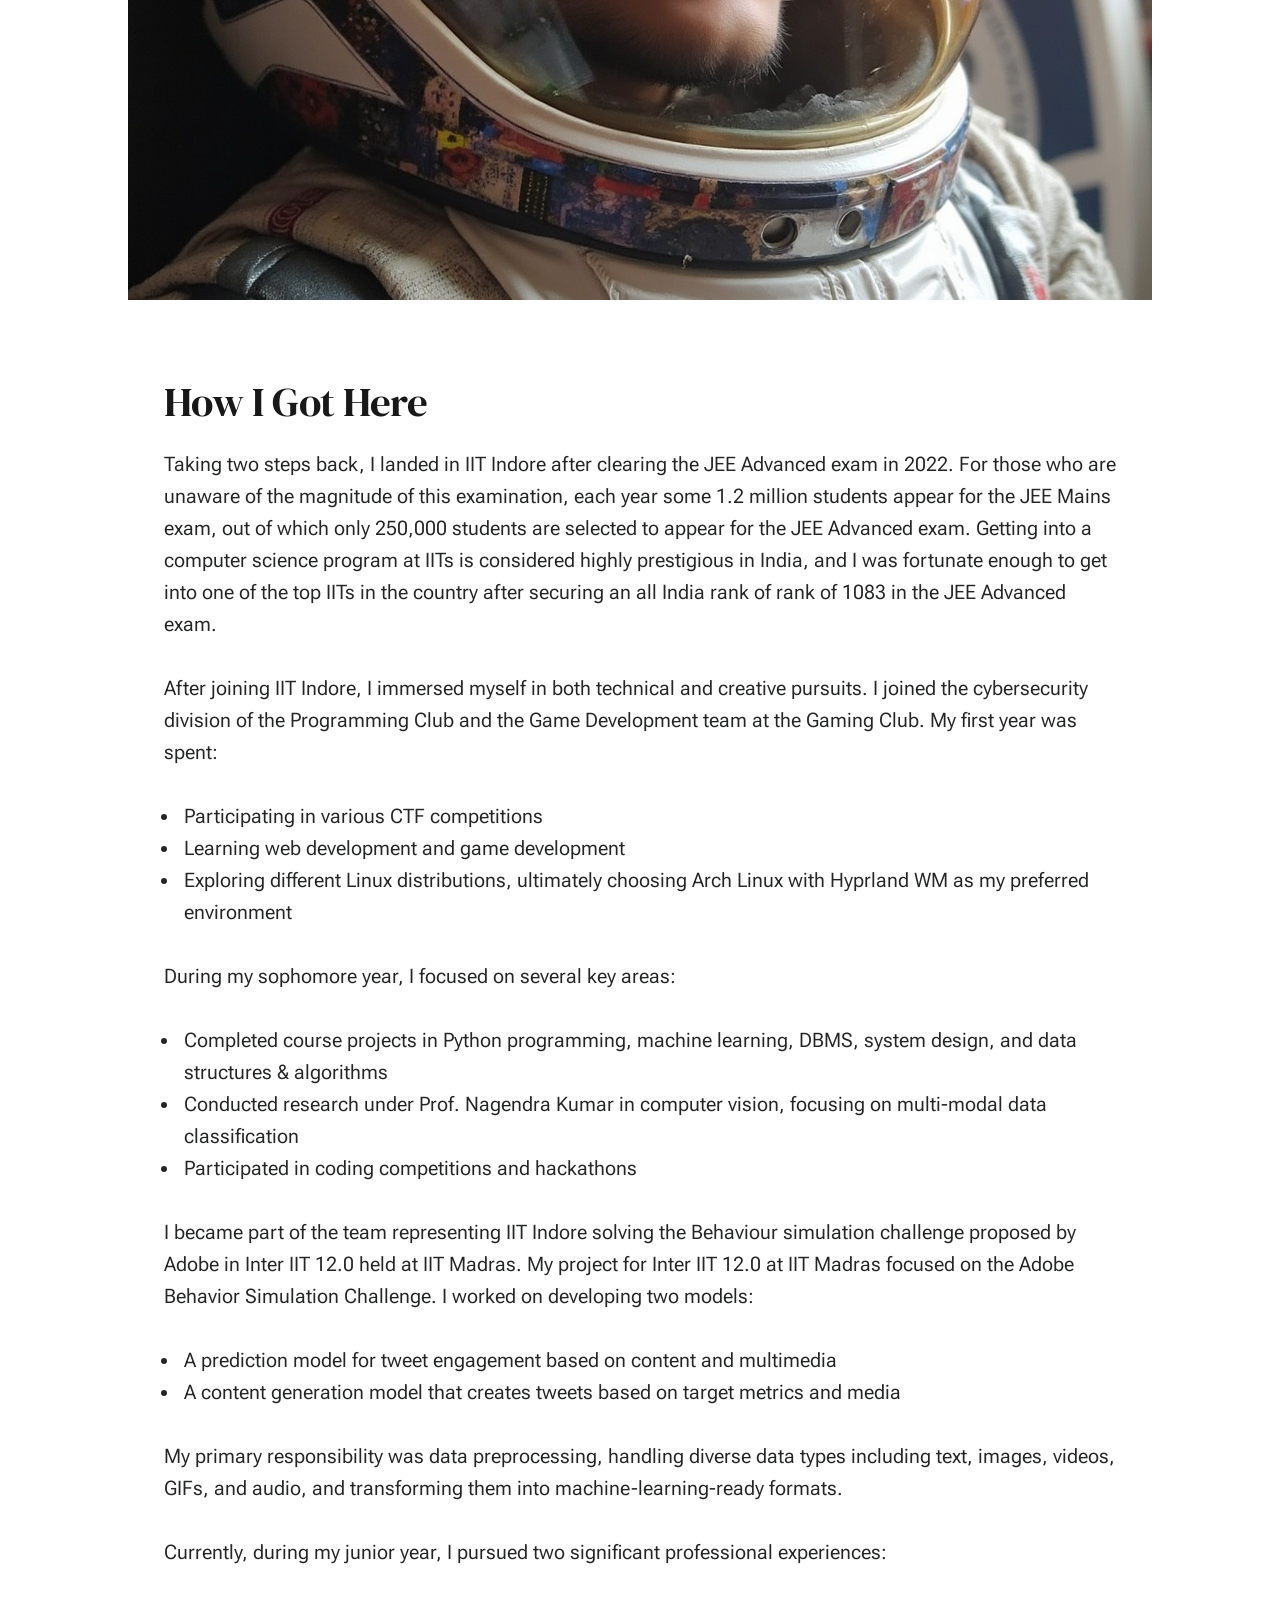
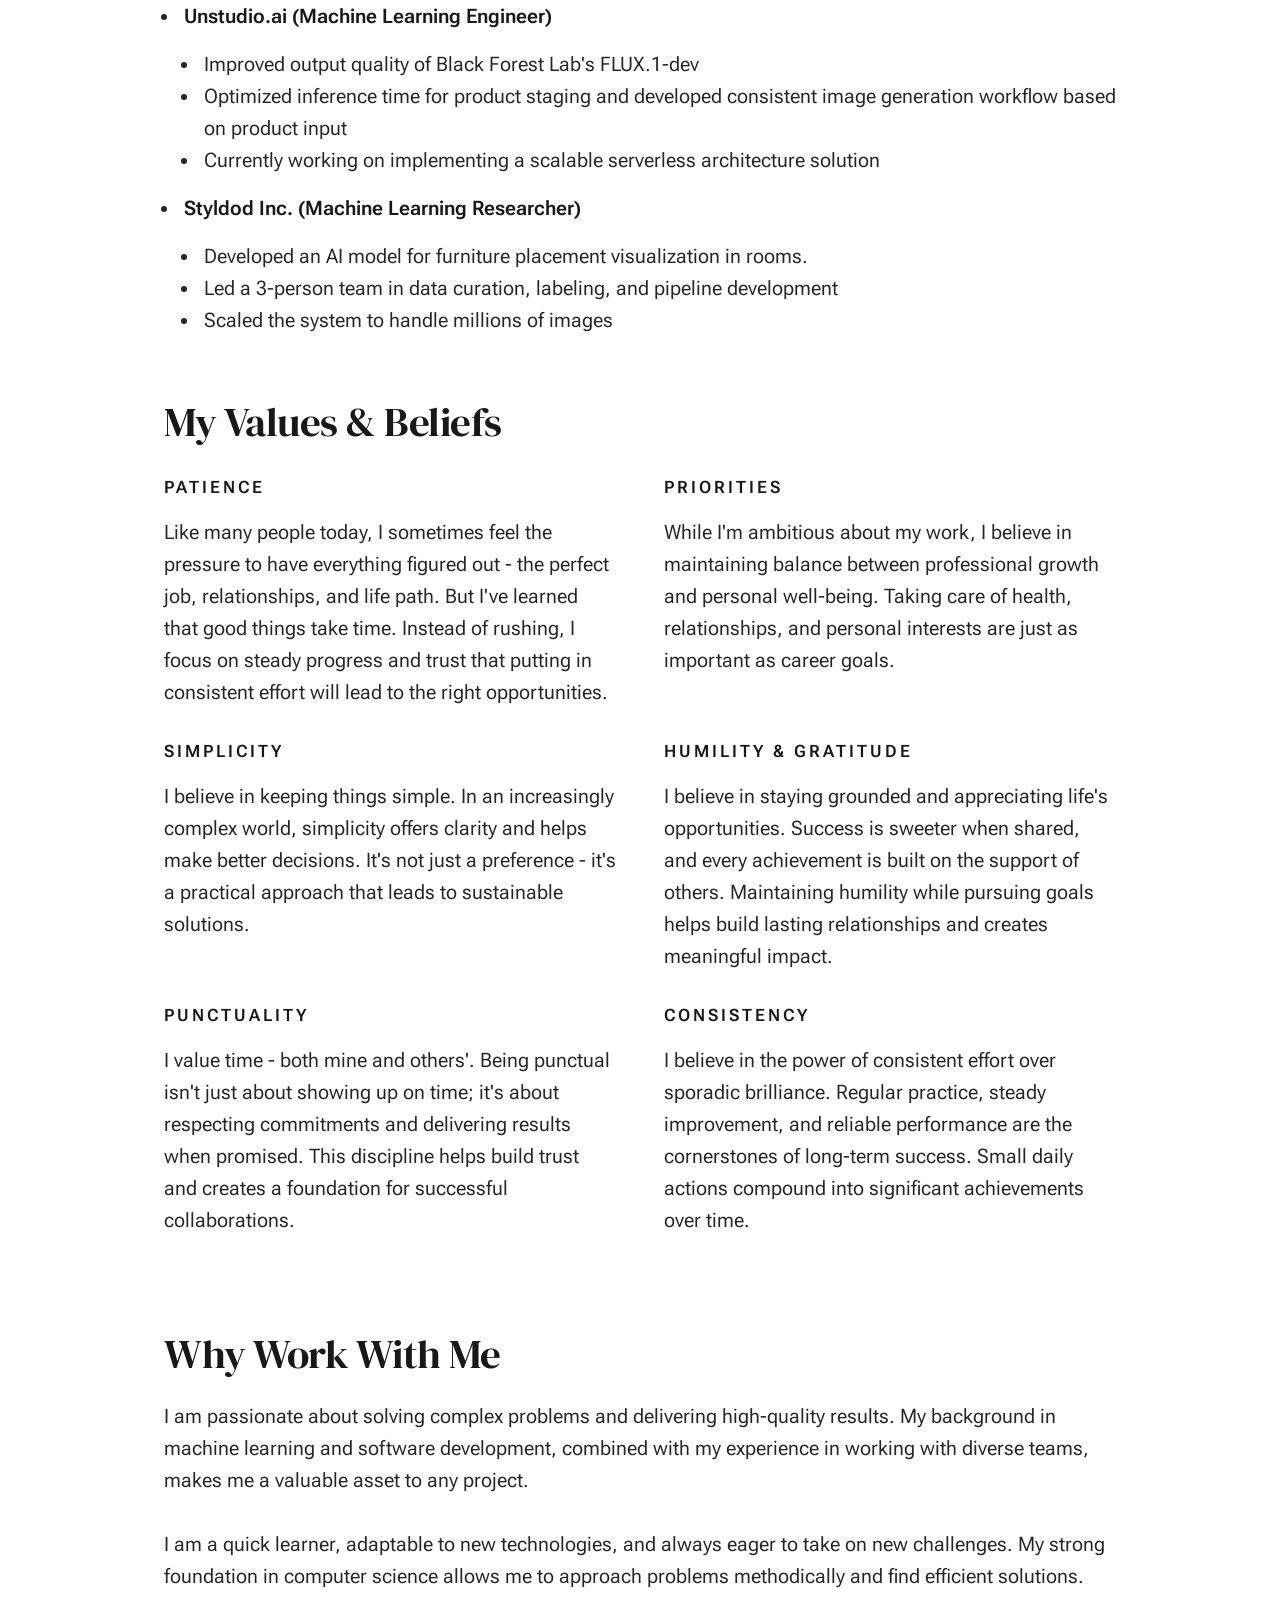
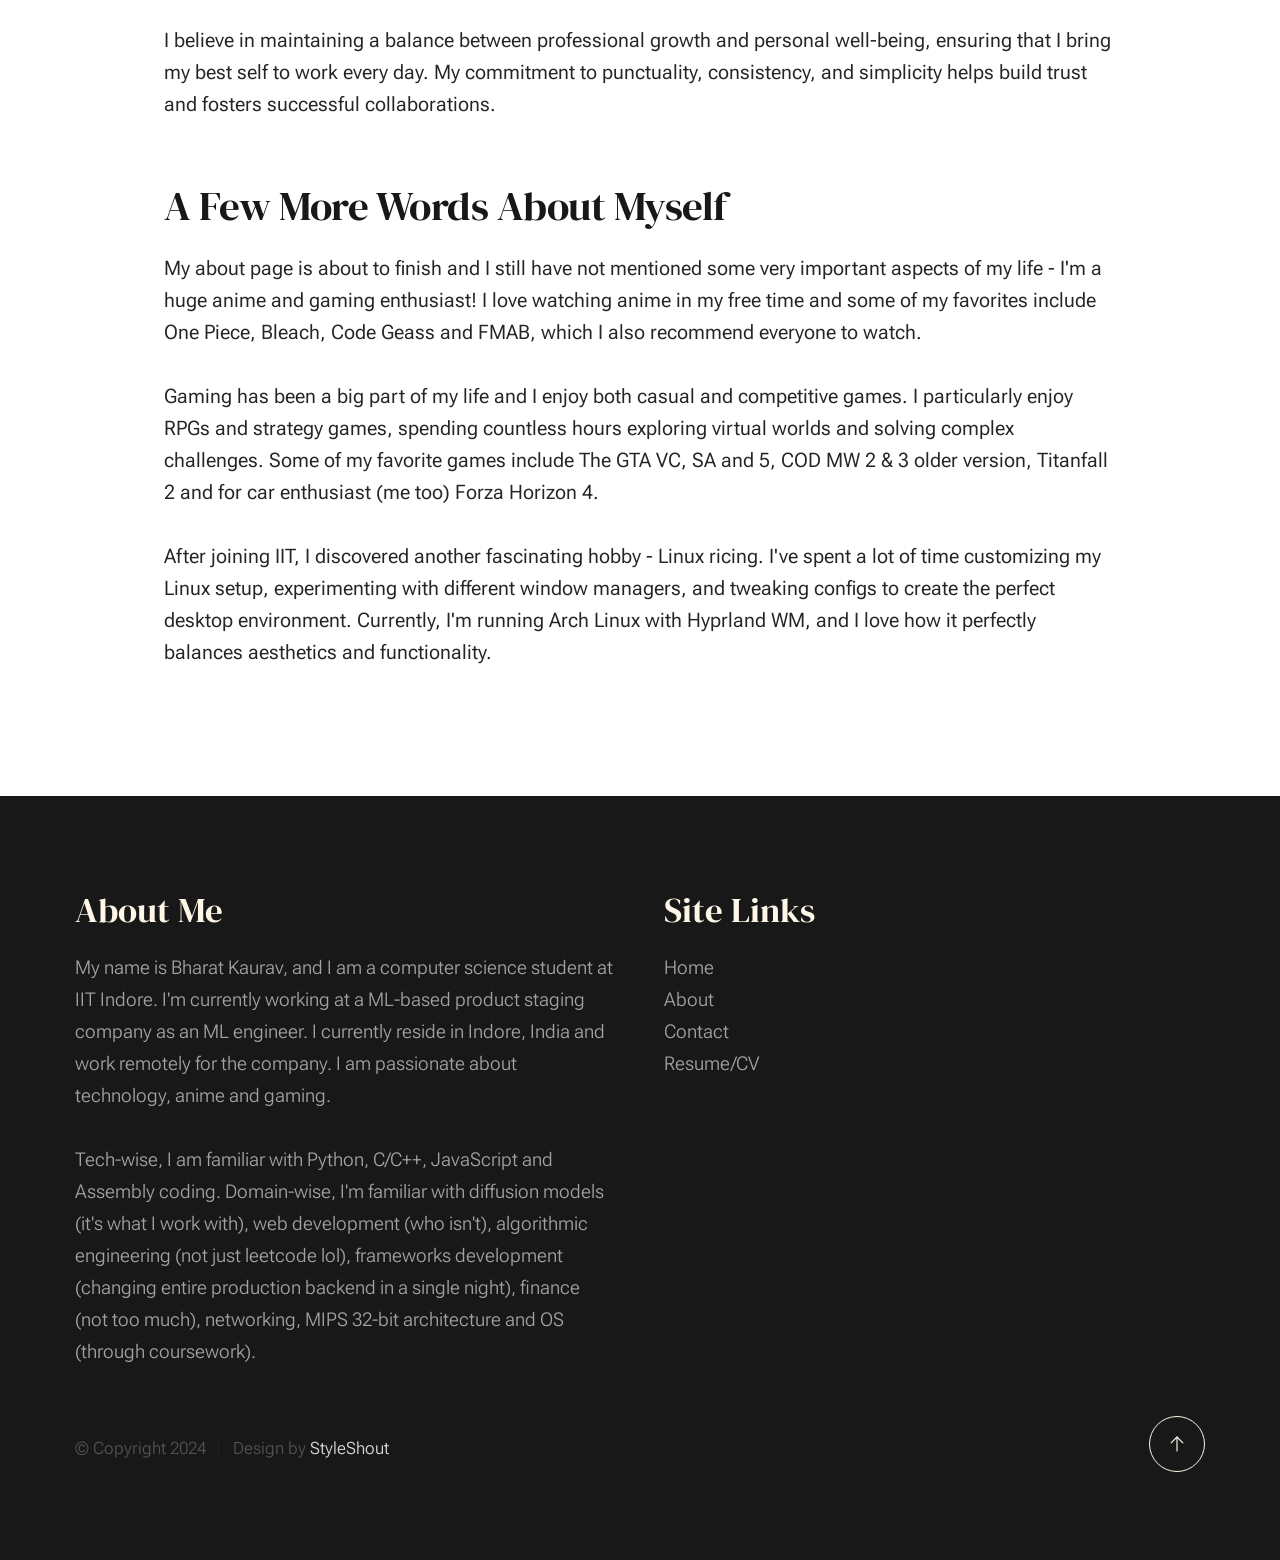
<file: about_me.html>
<!DOCTYPE html>
<html lang="en" class="js ss-loaded"><head><meta http-equiv="Content-Type" content="text/html; charset=UTF-8">

    <!--- basic page needs
    ================================================== -->
    
    <meta name="viewport" content="width=device-width, initial-scale=1">
    <title>About Me</title>

    <script>
        document.documentElement.classList.remove('no-js');
        document.documentElement.classList.add('js');
    </script>

    <!-- CSS
    ================================================== -->
    <link rel="stylesheet" href="./css/vendor.css">
    <link rel="stylesheet" href="./css/styles.css">

    <!-- favicons
    ================================================== -->
    <link rel="apple-touch-icon" sizes="180x180" href="./images/icon-255x256.png">
    <link rel="icon" type="image/png" sizes="32x32" href="./images/icon-255x256.png">
    <link rel="icon" type="image/png" sizes="16x16" href="./images/icon-255x256.png">
    <link rel="manifest" href="./other/site.webmanifest">
</head>


<body id="top" class="ss-show">


    <!-- preloader
    ================================================== -->
    <div id="preloader" style="display: none;">
        <div id="loader" class="dots-fade">
            <div></div>
            <div></div>
            <div></div>
        </div>
    </div>


    <!-- page wrap
    ================================================== -->
    <div id="page" class="s-pagewrap">


        <!-- # site header 
        ================================================== -->
        <header class="s-header">

            <div class="row s-header__inner width-sixteen-col">

                <div class="s-header__block">
                    <div class="s-header__logo">
                        <a class="logo" href="index.html">
                            <img src="./other/title.svg" alt="Homepage">
                        </a>
                    </div>
                    <a class="s-header__menu-toggle" href="about_me.html#0"><span>Menu</span></a>
                </div> <!-- end s-header__block -->


                <nav class="s-header__nav">
    
                    <ul class="s-header__menu-links">
                        <li class="current"><a href="about_me.html">About</a></li>
                        <!-- <li><a href="blogs.html">Journal</a></li> -->
                        <li><a href="contact_me.html">Contact</a></li>
                        <li><a href="other/ML_Resume.pdf" target="_blank">Resume/CV</a></li>
                    </ul> <!-- s-header__menu-links -->

                </nav> <!-- end s-header__nav -->

            </div> <!-- end s-header__inner -->

        </header> <!-- end s-header -->


        <!-- # site main content
        ================================================== -->
        <section id="content" class="s-content">

               <section class="s-pageheader pageheader">
                    <div class="row">
                        <div class="column xl-12">
                            <h1 class="page-title">
                                Hi, I'm Bharat
                            </h1>
                            
                        </div>
                    </div>
               </section> <!-- end pageheader --> 

               <section class="s-pagecontent pagecontent">

                    <div class="row pageintro">
                        <div class="column xl-6 lg-12">
                            <h2 class="text-display-title">Work towards things that matter.</h2>
                        </div>
                        <div class="column xl-6 lg-12 u-flexitem-x-right">
                            <p class="lead">
                            I am currently working at Unstudio.ai as a machine learning engineer. 
                            I joined the company during Fall 2024 at college and have been working here ever since remotely. I work on diffusion models (FLUX.1-dev mostly), improving their output quality and reducing inference time.
                            (Below image is generated with it)
                            </p>
                            <p class="lead">
                            I am fascinated by the productivity levels at start-ups, 
                            and hence made the call to join one. Previously, I was working at Styldod Inc.as a machine learning researcher.
                            </p>
                        </div>                       
                    </div> <!-- end pageintro -->   
                    
                    <div class="row pagemedia">
                        <d class="column xl-12">
                            <figure class="page-media centered">                                
                                <img src="./images/about.jpg" alt="About image(also made with FLUX)">
                            </figure>
                        </d>
                    </div> <!-- end pagemedia -->

                    <div class="row width-narrower pagemain">
                        <div class="column xl-12"> 

                            <h2>How I Got Here</h2>
                            <p>
                            Taking two steps back, I landed in IIT Indore after clearing the JEE Advanced exam in 2022. 
                            For those who are unaware of the magnitude of this examination, each year some 1.2 million students appear for the JEE Mains exam, out of which only 250,000 students are selected to appear for the JEE Advanced exam.
                            Getting into a computer science program at IITs is considered highly prestigious in India, and I was fortunate enough to get into one of the top IITs in the country after securing an all India rank of rank of 1083 in the JEE Advanced exam.
                            </p>
                            <p>
                            After joining IIT Indore, I immersed myself in both technical and creative pursuits. I joined the cybersecurity division of the Programming Club and the Game Development team at the Gaming Club. My first year was spent:
                            </p>
                                
                            <ul>
                                <li>Participating in various CTF competitions</li>
                                <li>Learning web development and game development</li>
                                <li>Exploring different Linux distributions, ultimately choosing Arch Linux with Hyprland WM as my preferred environment</li>
                            </ul>
                            <p>
                            During my sophomore year, I focused on several key areas:
                            </p>
                            <ul>
                                <li>Completed course projects in Python programming, machine learning, DBMS, system design, and data structures & algorithms</li>
                                <li>Conducted research under Prof. Nagendra Kumar in computer vision, focusing on multi-modal data classification</li>
                                <li>Participated in coding competitions and hackathons</li>
                            </ul>
                            <p>
                            I became part of the team representing IIT Indore solving the Behaviour simulation challenge proposed by Adobe in Inter IIT 12.0 held at IIT Madras.
                            My project for Inter IIT 12.0 at IIT Madras focused on the Adobe Behavior Simulation Challenge. I worked on developing two models:
                            </p>
                            <ul>
                                <li>A prediction model for tweet engagement based on content and multimedia</li>
                                <li>A content generation model that creates tweets based on target metrics and media</li>
                            </ul>
                            <p>
                            My primary responsibility was data preprocessing, handling diverse data types including text, images, videos, GIFs, and audio, and transforming them into machine-learning-ready formats.
                            </p>
                            <p>
                                Currently, during my junior year, I pursued two significant professional experiences:
                                </p>
                                
                                <ul>
                                    <li><strong>Unstudio.ai (Machine Learning Engineer)</strong>
                                        <ul>
                                            <li>Improved output quality of Black Forest Lab's FLUX.1-dev</li>
                                            <li>Optimized inference time for product staging and developed consistent image generation workflow based on product input</li>
                                            <li>Currently working on implementing a scalable serverless architecture solution</li>
                                        </ul>
                                    </li>
                                    <li><strong>Styldod Inc. (Machine Learning Researcher)</strong>
                                        <ul>
                                            <li>Developed an AI model for furniture placement visualization in rooms.</li>
                                            <li>Led a 3-person team in data curation, labeling, and pipeline development</li>
                                            <li>Scaled the system to handle millions of images</li>
                                        </ul>
                                    </li>
                                </ul>
                            <h2 class="u-add-bottom">My Values &amp; Beliefs</h2>

                            <div class="grid-list-items list-items">
                                <div class="grid-list-items__item list-items__item u-remove-bottom">
                                    <div class="list-items__item-header">
                                        <h6 class="list-items__item-small-title">Patience</h6>
                                    </div>
                                    <p>
                                    Like many people today, I sometimes feel the pressure to have everything figured out - the perfect job, relationships, and life path. But I've learned that good things take time. Instead of rushing, I focus on steady progress and trust that putting in consistent effort will lead to the right opportunities.
                                    </p>
                                </div>
                                <div class="grid-list-items__item list-items__item u-remove-bottom">
                                    <div class="list-items__item-header">
                                        <h6 class="list-items__item-small-title">Priorities</h6>
                                    </div>
                                    <p> 
                                    While I'm ambitious about my work, I believe in maintaining balance between professional growth and personal well-being. Taking care of health, relationships, and personal interests are just as important as career goals.
                                    </p>
                                </div>
                                <div class="grid-list-items__item list-items__item u-remove-bottom">
                                    <div class="list-items__item-header">
                                        <h6 class="list-items__item-small-title">Simplicity</h6>
                                    </div>
                                    <p>
                                    I believe in keeping things simple. In an increasingly complex world, simplicity offers clarity and helps make better decisions. It's not just a preference - it's a practical approach that leads to sustainable solutions.
                                    </p>
                                </div>
                                <div class="grid-list-items__item list-items__item u-remove-bottom">
                                    <div class="list-items__item-header">
                                        <h6 class="list-items__item-small-title">Humility &amp; Gratitude</h6>
                                    </div>
                                    <p>
                                    I believe in staying grounded and appreciating life's opportunities. Success is sweeter when shared, and every achievement is built on the support of others. Maintaining humility while pursuing goals helps build lasting relationships and creates meaningful impact.
                                    </p>
                                </div>
                                <div class="grid-list-items__item list-items__item u-remove-bottom">
                                    <div class="list-items__item-header">
                                        <h6 class="list-items__item-small-title">Punctuality</h6>
                                    </div>
                                    <p>
                                    I value time - both mine and others'. Being punctual isn't just about showing up on time; it's about respecting commitments and delivering results when promised. This discipline helps build trust and creates a foundation for successful collaborations.
                                    </p>
                                </div>
                                <div class="grid-list-items__item list-items__item u-remove-bottom">
                                    <div class="list-items__item-header">
                                        <h6 class="list-items__item-small-title">Consistency</h6>
                                    </div>
                                    <p>
                                    I believe in the power of consistent effort over sporadic brilliance. Regular practice, steady improvement, and reliable performance are the cornerstones of long-term success. Small daily actions compound into significant achievements over time.
                                    </p>
                                </div>
                            </div> <!--grid-list-items -->

                            <h2>Why Work With Me</h2>
                            <p>
                            I am passionate about solving complex problems and delivering high-quality results. My background in machine learning and software development, combined with my experience in working with diverse teams, makes me a valuable asset to any project.
                            </p>
                            <p>
                            I am a quick learner, adaptable to new technologies, and always eager to take on new challenges. My strong foundation in computer science allows me to approach problems methodically and find efficient solutions.
                            </p>
                            <p>
                            I believe in maintaining a balance between professional growth and personal well-being, ensuring that I bring my best self to work every day. My commitment to punctuality, consistency, and simplicity helps build trust and fosters successful collaborations.
                            </p>                 

                            <h2>A Few More Words About Myself</h2>
                            <p>
                            My about page is about to finish and I still have not mentioned some very important aspects of my life - I'm a huge anime and gaming enthusiast! I love watching anime in my free time and some of my favorites include One Piece, Bleach, Code Geass and FMAB, which I also recommend everyone to watch.
                            </p>
                            <p>
                            Gaming has been a big part of my life and I enjoy both casual and competitive games. I particularly enjoy RPGs and strategy games, spending countless hours exploring virtual worlds and solving complex challenges. Some of my favorite games include The GTA VC, SA and 5, COD MW 2 & 3 older version, Titanfall 2 and for car enthusiast (me too) Forza Horizon 4.
                            </p>
                            <p>
                            After joining IIT, I discovered another fascinating hobby - Linux ricing. I've spent a lot of time customizing my Linux setup, experimenting with different window managers, and tweaking configs to create the perfect desktop environment. Currently, I'm running Arch Linux with Hyprland WM, and I love how it perfectly balances aesthetics and functionality.
                            </p>

                        </div> <!-- end grid-block-->
                    </div> <!-- end pagemain -->

               </section> <!-- pagecontent -->

        <!-- # footer 
        ================================================== -->
        <footer class="s-footer">
            <div class="row s-footer__content">
                <div class="column xl-6 lg-6 md-12 s-footer__block s-footer__about">                    
                    <h3>About Me</h3>
                    <p>
                    My name is Bharat Kaurav, and I am a computer science student at IIT Indore. I'm currently working at a ML-based product staging company as an ML engineer. 
                    I currently reside in Indore, India and work remotely for the company. I am passionate about technology, anime and gaming. 
                    </p>
                    <p>
                    Tech-wise, I am familiar with Python, C/C++, JavaScript and Assembly coding. 
                    Domain-wise, I'm familiar with diffusion models (it's what I work with), web development (who isn't), algorithmic engineering (not just leetcode lol), frameworks development (changing entire production backend in a single night), finance (not too much), networking, MIPS 32-bit architecture and OS (through coursework).  
                    </p>
                </div>                
                <div class="column xl-3 lg-6 md-12 s-footer__block s-footer__site-links">
                    <h3>Site Links</h3>
                    <ul class="link-list">
                        <li><a href="index.html">Home</a></li>
                        <!-- <li><a href="blogs.html">Journal</a></li> -->
                        <li><a href="about_me.html">About</a></li>
                        <li><a href="contact_me.html">Contact</a></li>
                        <li><a href="other/ML_Resume.pdf" target="_blank">Resume/CV</a></li>
                    </ul>
                </div>
            </div>

            <div class="row s-footer__bottom">
                <div class="column xl-6 lg-12">
                    <p class="ss-copyright">
                        <span>© Copyright 2024</span> 
                        <span>Design by <a href="https://www.styleshout.com/">StyleShout</a></span>
                    </p>
                </div>

                <div class="ss-go-top">
                    <a class="smoothscroll" title="Back to Top" href="#top">
                        <svg xmlns="http://www.w3.org/2000/svg" viewBox="0 0 24 24" width="36" height="36" fill="none" stroke="#ffffff" stroke-width="1" stroke-linecap="round" stroke-linejoin="round">&lt;!--!  Atomicons Free 1.00 by @atisalab License - https://atomicons.com/license/ (Icons: CC BY 4.0) Copyright 2021 Atomicons --&gt;<polyline points="17 11 12 6 7 11"></polyline><line x1="12" y1="18" x2="12" y2="6"></line></svg>
                    </a>
                </div> <!-- end ss-go-top -->
            </div>
        </footer> <!-- end s-footer -->

    </section></div> <!-- end page-wrap -->

    <!-- Java Script
    ================================================== -->
    <script src="./js/plugins.js"></script>
    <script src="./js/main.js"></script>


</body></html>
</file>
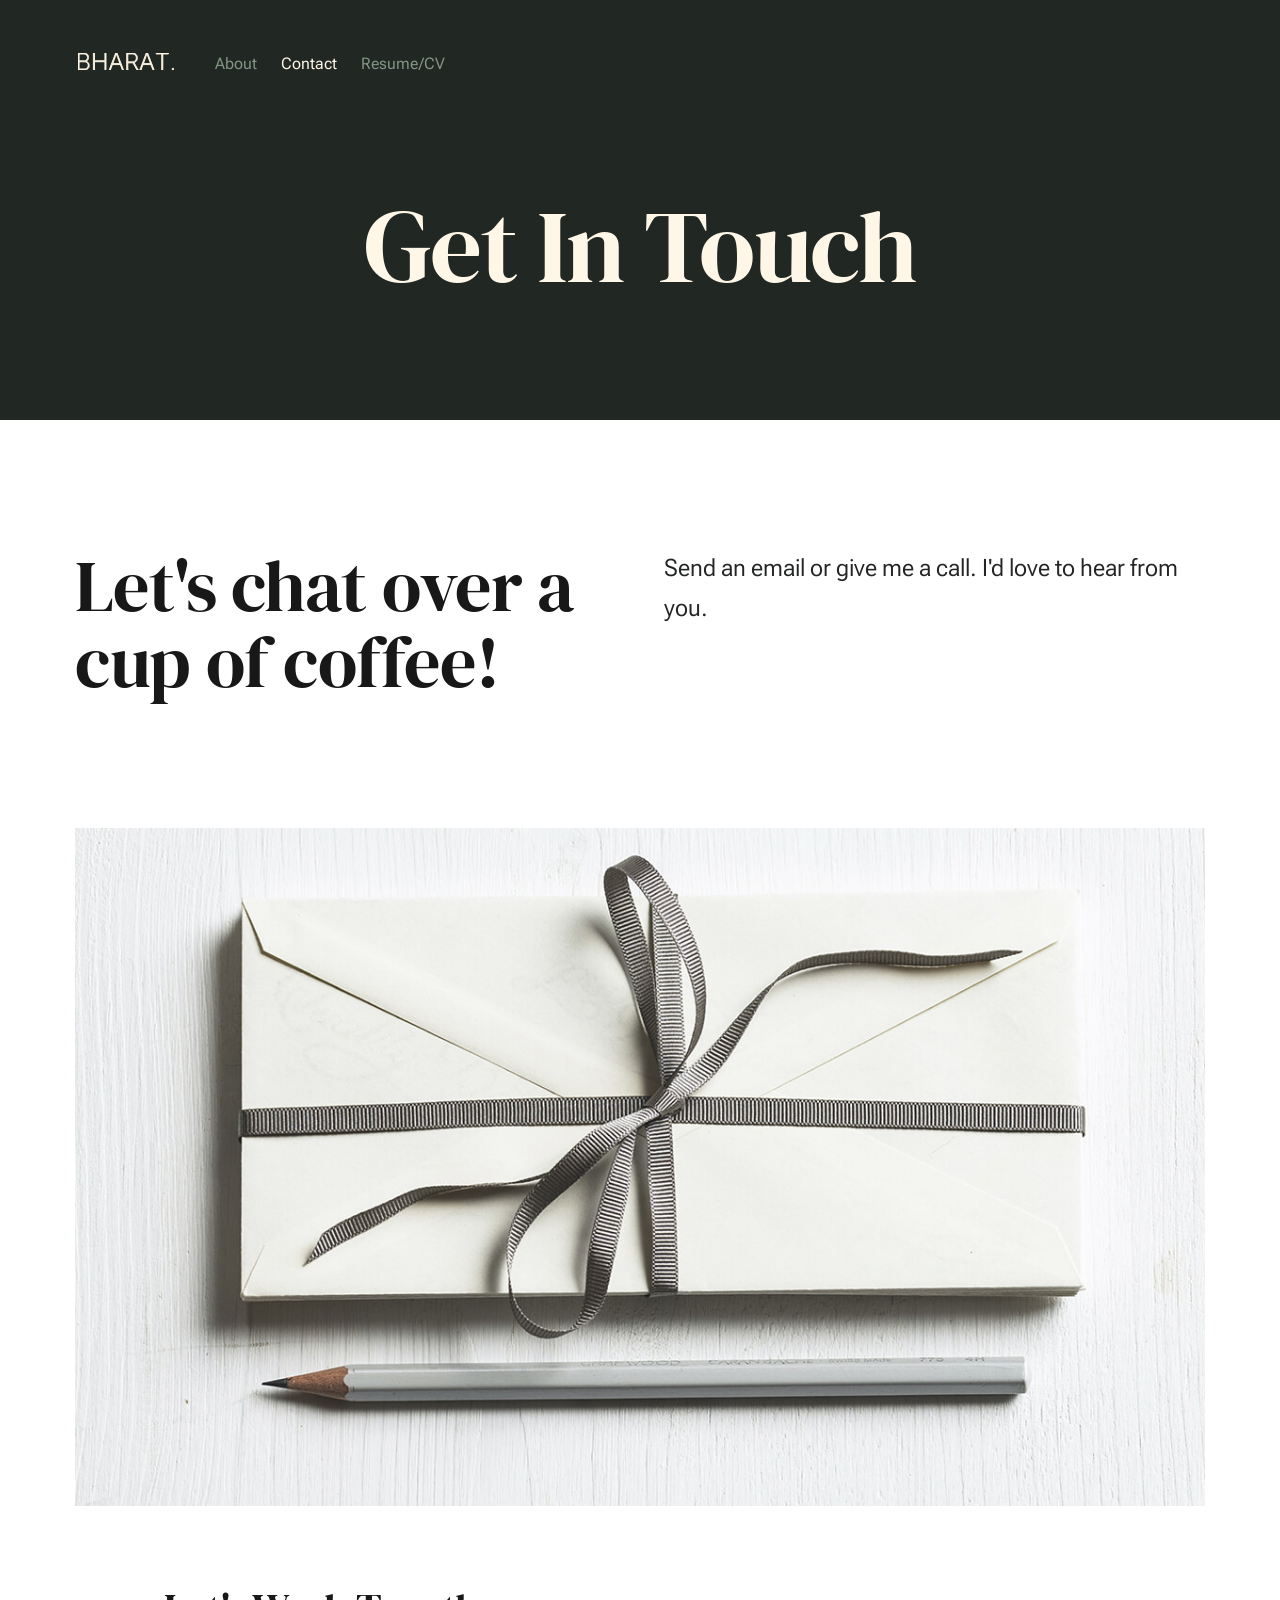
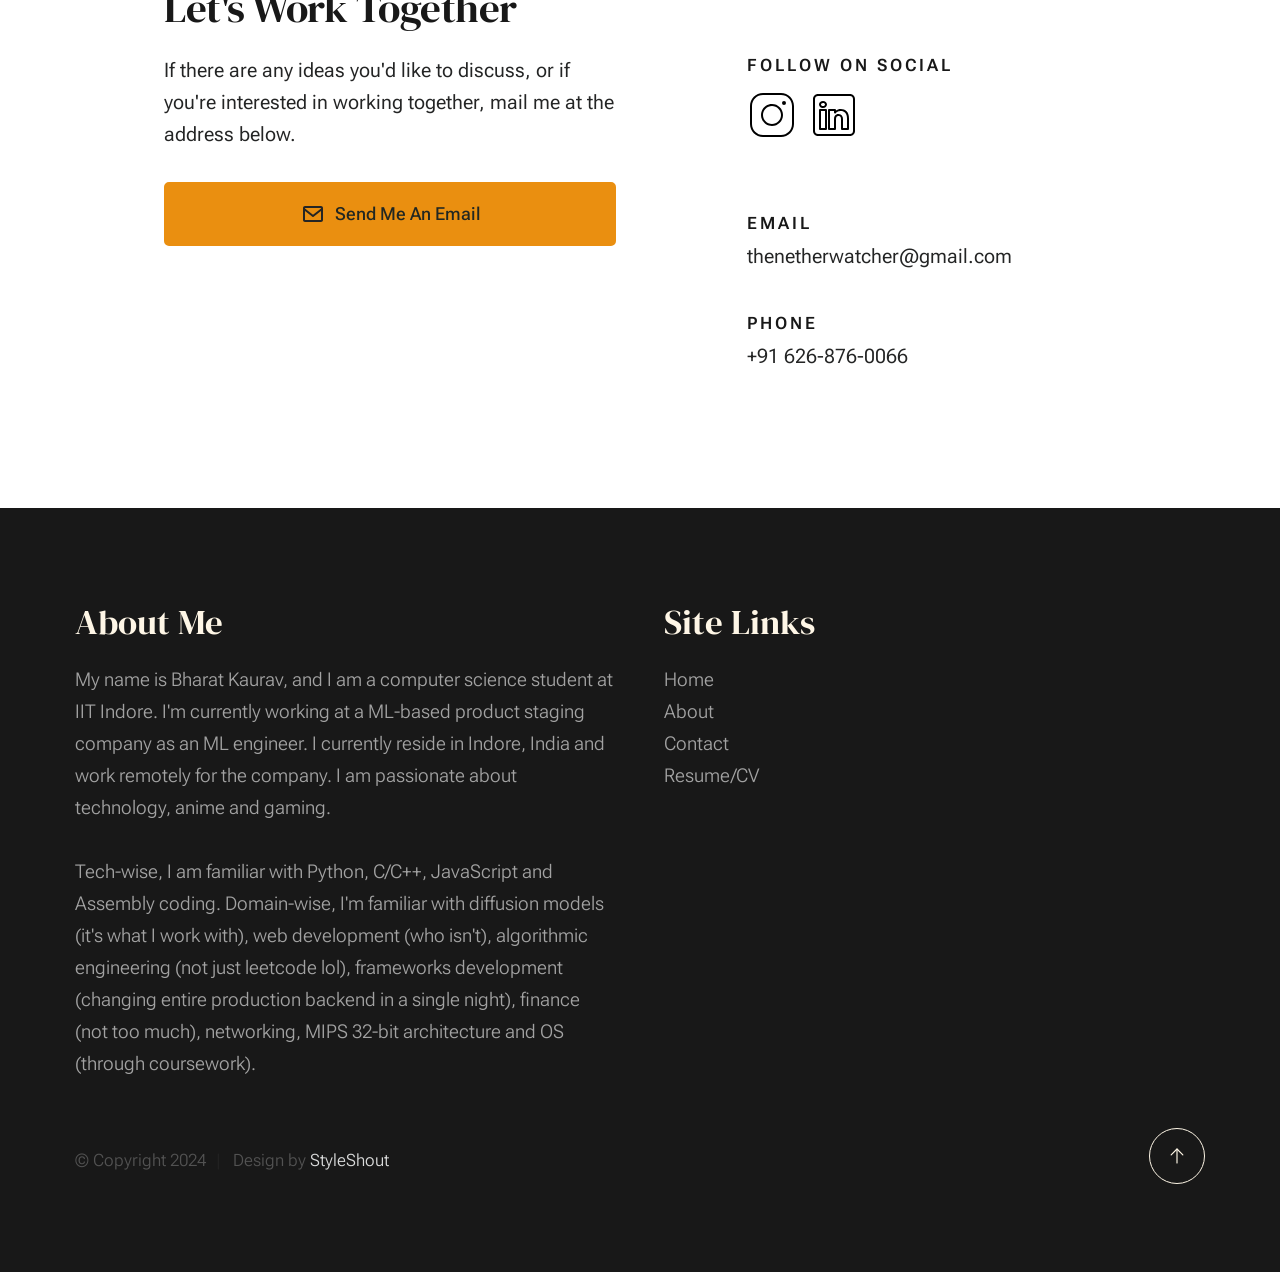
<file: contact_me.html>
<!DOCTYPE html>
<html lang="en" class="js ss-loaded"><head><meta http-equiv="Content-Type" content="text/html; charset=UTF-8">

    <!--- basic page needs
    ================================================== -->
    
    <meta name="viewport" content="width=device-width, initial-scale=1">
    <title>Contact Me</title>

    <script>
        document.documentElement.classList.remove('no-js');
        document.documentElement.classList.add('js');
    </script>

    <!-- CSS
    ================================================== -->
    <link rel="stylesheet" href="./css/vendor.css">
    <link rel="stylesheet" href="./css/styles.css">

    <!-- favicons
    ================================================== -->
    <link rel="apple-touch-icon" sizes="180x180" href="./images/icon-255x256.png">
    <link rel="icon" type="image/png" sizes="32x32" href="./images/icon-255x256.png">
    <link rel="icon" type="image/png" sizes="16x16" href="./images/icon-255x256.png">
    <link rel="manifest" href="./other/site.webmanifest">

</head>


<body id="top" class="ss-show">
    <!-- preloader
    ================================================== -->
    <div id="preloader" style="display: none;">
        <div id="loader" class="dots-fade">
            <div></div>
            <div></div>
            <div></div>
        </div>
    </div>


    <!-- page wrap
    ================================================== -->
    <div id="page" class="s-pagewrap">


        <!-- # site header 
        ================================================== -->
        <header class="s-header">
            <div class="row s-header__inner width-sixteen-col">

                <div class="s-header__block">
                    <div class="s-header__logo">
                        <a class="logo" href="index.html">
                            <img src="./other/title.svg" alt="Homepage">
                        </a>
                    </div>
                    <a class="s-header__menu-toggle" href="contact_me.html#0"><span>Menu</span></a>
                </div> <!-- end s-header__block -->


                <nav class="s-header__nav">
    
                    <ul class="s-header__menu-links">
                        <li><a href="about_me.html">About</a></li>
                        <!-- <li><a href="blogs.html">Journal</a></li> -->
                        <li class="current"><a href="contact_me.html">Contact</a></li>
                        <li><a href="other/ML_Resume.pdf" target="_blank">Resume/CV</a></li>
                    </ul> <!-- s-header__menu-links -->
    
                </nav> <!-- end s-header__nav -->

            </div> <!-- end s-header__inner -->
        </header> <!-- end s-header -->


        <!-- # site main content
        ================================================== -->
        <section id="content" class="s-content">

               <section class="s-pageheader pageheader">
                    <div class="row">
                        <div class="column xl-12">
                            <h1 class="page-title">
                                Get In Touch
                            </h1>                            
                        </div>
                    </div>
               </section> <!--pageheader -->  

               <section class="s-pagecontent pagecontent">

                    <div class="row pageintro">
                        <div class="column xl-6 lg-12">
                            <h2 class="text-display-title">Let's chat over a cup of coffee!</h2>
                        </div>
                        <div class="column xl-6 lg-12 u-flexitem-x-right">
                            <p class="lead">
                            Send an email or give me a call. I'd love to hear from you.
                            </p>
                        </div>                       
                    </div> <!-- pageintro -->   
                    
                    <div class="row pagemedia">
                        <d class="column xl-12">
                            <figure class="page-media">                                
                                <img src="./images/contact-1200.jpg" alt="">
                            </figure>
                        </d>
                    </div> <!-- pagemedia --> 

                    <div class="row width-narrower pagemain">
                        <div class="column xl-12">
                            <h2>Let's Work Together</h2>

                            <div class="row">
                                <div class="column xl-6 md-12 contact-cta">     
                                    <p>
                                    If there are any ideas you'd like to discuss, or if you're interested in working together, mail me at the address below.
                                    </p>
        
                                    <a href="mailto:thenetherwatcher@gmail.com" class="btn btn--primary u-fullwidth contact-btn">
                                        <svg xmlns="http://www.w3.org/2000/svg" width="24" height="24" viewBox="0 0 24 24" style="fill: rgba(0, 0, 0, 1);"><path d="M20 4H4c-1.103 0-2 .897-2 2v12c0 1.103.897 2 2 2h16c1.103 0 2-.897 2-2V6c0-1.103-.897-2-2-2zm0 2v.511l-8 6.223-8-6.222V6h16zM4 18V9.044l7.386 5.745a.994.994 0 0 0 1.228 0L20 9.044 20.002 18H4z"></path></svg>
                                        Send Me An Email
                                    </a>
                                </div> 
                                <div class="column xl-5 md-12 u-flexitem-x-right">

                                    <div class="contact-block">
                                        <h6>Follow On Social</h6>
                                        <ul class="contact-social social-list">
                                            <li>
                                                <a href="https://www.instagram.com/bhrkrv2211/">
                                                    <img src="./other/icons8-instagram.svg">
                                                    <span class="u-screen-reader-text">Instagram</span>
                                                </a>
                                            </li>
                                            <li>
                                                <a href="https://www.linkedin.com/in/bharat-kaurav2024/">
                                                    <img src="./other/icons8-linkedin.svg">
                                                    <span class="u-screen-reader-text">LinkedIn</span>
                                                </a>
                                            </li>
                                        </ul> <!-- end s-footer__social -->
                                    </div>

                                    <div class="contact-block">
                                        <h6>Email</h6>
                                        <a href="mailto:#0">thenetherwatcher@gmail.com</a>
                                    </div>

                                    <div class="contact-block">
                                        <h6>Phone</h6>
                                        <ul class="contact-list">
                                            <li><a href="tel:626-876-0066">+91 626-876-0066</a></li>
                                        </ul>
                                    </div>

                                </div>
                            </div>
                        </div>                        
                    </div> <!-- end pagemain -->

               </section> <!-- pagecontent -->

        <!-- # footer 
        ================================================== -->
        <footer class="s-footer">
            <div class="row s-footer__content">
                <div class="column xl-6 lg-6 md-12 s-footer__block s-footer__about">                    
                    <h3>About Me</h3>
                    <p>
                    My name is Bharat Kaurav, and I am a computer science student at IIT Indore. I'm currently working at a ML-based product staging company as an ML engineer. 
                    I currently reside in Indore, India and work remotely for the company. I am passionate about technology, anime and gaming. 
                    </p>
                    <p>
                    Tech-wise, I am familiar with Python, C/C++, JavaScript and Assembly coding. 
                    Domain-wise, I'm familiar with diffusion models (it's what I work with), web development (who isn't), algorithmic engineering (not just leetcode lol), frameworks development (changing entire production backend in a single night), finance (not too much), networking, MIPS 32-bit architecture and OS (through coursework).  
                    </p>
                </div>                
                <div class="column xl-3 lg-6 md-12 s-footer__block s-footer__site-links">
                    <h3>Site Links</h3>
                    <ul class="link-list">
                        <li><a href="index.html">Home</a></li>
                        <!-- <li><a href="blogs.html">Journal</a></li> -->
                        <li><a href="about_me.html">About</a></li>
                        <li><a href="contact_me.html">Contact</a></li>
                        <li><a href="other/ML_Resume.pdf" target="_blank">Resume/CV</a></li>
                    </ul>
                </div>
            </div>    
            
            <div class="row s-footer__bottom">
                <div class="column xl-6 lg-12">
                    <p class="ss-copyright">
                        <span>© Copyright 2024</span> 
                        <span>Design by <a href="https://www.styleshout.com/">StyleShout</a></span>
                    </p>
                </div>

                <div class="ss-go-top">
                    <a class="smoothscroll" title="Back to Top" href="#top">
                        <svg xmlns="http://www.w3.org/2000/svg" viewBox="0 0 24 24" width="36" height="36" fill="none" stroke="#ffffff" stroke-width="1" stroke-linecap="round" stroke-linejoin="round">&lt;!--!  Atomicons Free 1.00 by @atisalab License - https://atomicons.com/license/ (Icons: CC BY 4.0) Copyright 2021 Atomicons --&gt;<polyline points="17 11 12 6 7 11"></polyline><line x1="12" y1="18" x2="12" y2="6"></line></svg>
                    </a>
                </div> <!-- end ss-go-top -->
            </div>
            
        </footer> <!-- end s-footer -->

    </section></div> <!-- end page-wrap -->

    <!-- Java Script
    ================================================== -->
    <script src="./js/plugins.js"></script>
    <script src="./js/main.js"></script>


</body></html>
</file>
<file: styles.css>
@import url('https://fonts.googleapis.com/css2?family=Inter:wght@300;400;500;600;700&family=JetBrains+Mono:wght@400;500;600&display=swap');

/* CSS Variables */
:root {
    --primary-black: #0a0a0a;
    --secondary-black: #111111;
    --tertiary-black: #1a1a1a;
    --primary-red: #ff0a0a;
    --secondary-red: #cc0000;
    --accent-red: #ff3333;
    --pure-white: #ffffff;
    --off-white: #f5f5f5;
    --gray-light: #cccccc;
    --gray-medium: #888888;
    --gray-dark: #333333;
    
    --glass-bg: rgba(26, 26, 26, 0.8);
    --glass-border: rgba(255, 255, 255, 0.1);
    --glass-shadow: 0 8px 32px rgba(0, 0, 0, 0.5);
    
    --transition-fast: all 0.2s cubic-bezier(0.4, 0, 0.2, 1);
    --transition-smooth: all 0.3s cubic-bezier(0.4, 0, 0.2, 1);
    --transition-slow: all 0.5s cubic-bezier(0.4, 0, 0.2, 1);
}

/* Reset and Base Styles */
* {
    margin: 0;
    padding: 0;
    box-sizing: border-box;
}

html {
    scroll-behavior: smooth;
}

body {
    font-family: 'Inter', -apple-system, BlinkMacSystemFont, 'Segoe UI', sans-serif;
    background: var(--primary-black);
    color: var(--pure-white);
    line-height: 1.6;
    overflow-x: hidden;
    position: relative;
}

/* Loading Screen */
.loading-screen {
    position: fixed;
    top: 0;
    left: 0;
    width: 100vw;
    height: 100vh;
    background: var(--primary-black);
    display: flex;
    align-items: center;
    justify-content: center;
    z-index: 10000;
    transition: var(--transition-slow);
}

.loading-screen.fade-out {
    opacity: 0;
    pointer-events: none;
}

.loading-content {
    text-align: center;
    animation: loadingPulse 2s ease-in-out infinite;
}

.loading-logo {
    margin-bottom: 2rem;
}

.loading-logo .logo-text {
    font-size: 4rem;
    font-weight: 700;
    color: var(--primary-red);
    text-shadow: 0 0 20px rgba(255, 10, 10, 0.5);
    margin-bottom: 1rem;
    display: block;
}

.loading-dots {
    display: flex;
    justify-content: center;
    gap: 0.5rem;
}

.loading-dots span {
    width: 8px;
    height: 8px;
    background: var(--primary-red);
    border-radius: 50%;
    animation: loadingDots 1.4s ease-in-out infinite both;
}

.loading-dots span:nth-child(1) { animation-delay: -0.32s; }
.loading-dots span:nth-child(2) { animation-delay: -0.16s; }

.loading-text {
    font-size: 1.2rem;
    color: var(--gray-light);
    margin-bottom: 2rem;
    font-weight: 300;
}

.loading-progress {
    width: 200px;
    height: 2px;
    background: var(--gray-dark);
    border-radius: 1px;
    overflow: hidden;
    margin: 0 auto;
}

.progress-bar {
    height: 100%;
    background: linear-gradient(90deg, var(--primary-red), var(--accent-red));
    width: 0;
    animation: loadingProgress 3s ease-out forwards;
}

@keyframes loadingPulse {
    0%, 100% { transform: scale(1); }
    50% { transform: scale(1.05); }
}

@keyframes loadingDots {
    0%, 80%, 100% {
        transform: scale(0);
        opacity: 0.5;
    }
    40% {
        transform: scale(1);
        opacity: 1;
    }
}

@keyframes loadingProgress {
    0% { width: 0; }
    100% { width: 100%; }
}

/* Particle Canvas */
#particles-canvas {
    position: fixed;
    top: 0;
    left: 0;
    width: 100%;
    height: 100%;
    z-index: -1;
    pointer-events: none;
}

/* Glass Morphism Effect */
.glass-card {
    background: var(--glass-bg);
    backdrop-filter: blur(20px);
    -webkit-backdrop-filter: blur(20px);
    border: 1px solid var(--glass-border);
    border-radius: 16px;
    box-shadow: var(--glass-shadow);
    transition: var(--transition-smooth);
}

.glass-card:hover {
    transform: translateY(-5px);
    box-shadow: 0 12px 40px rgba(0, 0, 0, 0.7);
    border-color: rgba(255, 10, 10, 0.3);
}

/* Navigation */
.navbar {
    position: fixed;
    top: 0;
    left: 0;
    right: 0;
    z-index: 1000;
    padding: 1rem 0;
    background: rgba(10, 10, 10, 0.9);
    backdrop-filter: blur(20px);
    border-bottom: 1px solid var(--glass-border);
    transition: var(--transition-smooth);
}

.nav-container {
    max-width: 1200px;
    margin: 0 auto;
    padding: 0 2rem;
    display: flex;
    align-items: center;
    justify-content: space-between;
}

.nav-logo .logo-text {
    font-size: 1.8rem;
    font-weight: 700;
    color: var(--primary-red);
    text-decoration: none;
    text-shadow: 0 0 10px rgba(255, 10, 10, 0.5);
}

.nav-menu {
    display: flex;
    list-style: none;
    gap: 2rem;
    align-items: center;
}

.nav-link {
    color: var(--gray-light);
    text-decoration: none;
    font-weight: 500;
    position: relative;
    transition: var(--transition-fast);
    padding: 0.5rem 0;
}

.nav-link::after {
    content: '';
    position: absolute;
    bottom: 0;
    left: 0;
    width: 0;
    height: 2px;
    background: var(--primary-red);
    transition: var(--transition-fast);
}

.nav-link:hover,
.nav-link.active {
    color: var(--pure-white);
}

.nav-link:hover::after,
.nav-link.active::after {
    width: 100%;
}

.hamburger {
    display: none;
    flex-direction: column;
    cursor: pointer;
    gap: 4px;
}

.hamburger span {
    width: 25px;
    height: 2px;
    background: var(--pure-white);
    transition: var(--transition-fast);
}

/* Hero Section */
.hero {
    min-height: 100vh;
    display: flex;
    align-items: center;
    padding: 8rem 0 4rem;
    position: relative;
}

.hero-container {
    max-width: 1200px;
    margin: 0 auto;
    padding: 0 2rem;
    display: grid;
    grid-template-columns: 1fr 1fr;
    gap: 4rem;
    align-items: center;
}

.hero-content {
    display: flex;
    flex-direction: column;
    gap: 2rem;
}

.profile-section {
    padding: 2rem;
    display: flex;
    align-items: center;
    gap: 2rem;
}

.profile-image-container {
    position: relative;
    flex-shrink: 0;
}

.profile-image {
    width: 120px;
    height: 120px;
    border-radius: 50%;
    object-fit: cover;
    border: 3px solid var(--primary-red);
    transition: var(--transition-smooth);
}

.profile-glow {
    position: absolute;
    top: -10px;
    left: -10px;
    right: -10px;
    bottom: -10px;
    border-radius: 50%;
    background: radial-gradient(circle, rgba(255, 10, 10, 0.3) 0%, transparent 70%);
    animation: profileGlow 3s ease-in-out infinite alternate;
    z-index: -1;
}

@keyframes profileGlow {
    0% { transform: scale(1); opacity: 0.5; }
    100% { transform: scale(1.1); opacity: 0.8; }
}

.profile-info h1 {
    font-size: 2.5rem;
    font-weight: 700;
    margin-bottom: 1rem;
    background: linear-gradient(135deg, var(--pure-white), var(--gray-light));
    -webkit-background-clip: text;
    -webkit-text-fill-color: transparent;
    background-clip: text;
}

.typing-container {
    height: 2rem;
    margin-bottom: 1rem;
    display: flex;
    align-items: center;
}

.typing-text {
    font-family: 'JetBrains Mono', monospace;
    font-size: 1.1rem;
    color: var(--primary-red);
    font-weight: 500;
}

.cursor {
    font-family: 'JetBrains Mono', monospace;
    font-size: 1.1rem;
    color: var(--primary-red);
    animation: blink 1s infinite;
    margin-left: 2px;
}

@keyframes blink {
    0%, 50% { opacity: 1; }
    51%, 100% { opacity: 0; }
}

.hero-subtitle {
    font-size: 1.1rem;
    color: var(--gray-light);
    line-height: 1.6;
}

.highlight {
    color: var(--primary-red);
    font-weight: 600;
}

.quick-stats {
    padding: 2rem;
    display: grid;
    grid-template-columns: repeat(4, 1fr);
    gap: 1rem;
    text-align: center;
}

.stat-item {
    padding: 1rem;
    border-radius: 12px;
    background: rgba(255, 255, 255, 0.05);
    transition: var(--transition-smooth);
}

.stat-item:hover {
    background: rgba(255, 10, 10, 0.1);
    transform: translateY(-2px);
}

.stat-number {
    font-size: 2rem;
    font-weight: 700;
    color: var(--primary-red);
    margin-bottom: 0.5rem;
}

.stat-label {
    font-size: 0.9rem;
    color: var(--gray-light);
    font-weight: 500;
}

.cta-section {
    display: flex;
    flex-direction: column;
    gap: 1.5rem;
}

.social-links {
    padding: 1.5rem;
    display: flex;
    justify-content: center;
    gap: 1rem;
}

.social-link {
    width: 50px;
    height: 50px;
    border-radius: 50%;
    display: flex;
    align-items: center;
    justify-content: center;
    color: var(--gray-light);
    background: rgba(255, 255, 255, 0.05);
    text-decoration: none;
    font-size: 1.2rem;
    transition: var(--transition-smooth);
    border: 1px solid var(--glass-border);
}

.social-link:hover {
    color: var(--pure-white);
    background: var(--primary-red);
    transform: translateY(-3px) scale(1.1);
    box-shadow: 0 8px 20px rgba(255, 10, 10, 0.4);
}

.action-buttons {
    display: flex;
    gap: 1rem;
    justify-content: center;
}

.btn {
    padding: 1rem 2rem;
    border-radius: 12px;
    text-decoration: none;
    font-weight: 600;
    font-size: 1rem;
    display: flex;
    align-items: center;
    gap: 0.5rem;
    transition: var(--transition-smooth);
    border: none;
    cursor: pointer;
}

.btn-primary {
    background: var(--primary-red);
    color: var(--pure-white);
}

.btn-primary:hover {
    background: var(--accent-red);
    transform: translateY(-2px);
    box-shadow: 0 8px 25px rgba(255, 10, 10, 0.4);
}

.btn-secondary {
    background: rgba(255, 255, 255, 0.1);
    color: var(--pure-white);
    border: 1px solid var(--glass-border);
}

.btn-secondary:hover {
    background: rgba(255, 255, 255, 0.2);
    transform: translateY(-2px);
}

/* Overview Section */
.overview-section {
    display: flex;
    flex-direction: column;
    gap: 2rem;
}

.overview-card,
.tech-highlights {
    padding: 2rem;
}

.overview-card h2,
.tech-highlights h2 {
    font-size: 1.5rem;
    font-weight: 600;
    margin-bottom: 2rem;
    color: var(--pure-white);
}

.focus-items {
    display: flex;
    flex-direction: column;
    gap: 1.5rem;
}

.focus-item {
    display: flex;
    align-items: flex-start;
    gap: 1rem;
}

.focus-item i {
    color: var(--primary-red);
    font-size: 1.5rem;
    margin-top: 0.2rem;
    flex-shrink: 0;
}

.focus-item h3 {
    font-size: 1.1rem;
    font-weight: 600;
    color: var(--pure-white);
    margin-bottom: 0.5rem;
}

.focus-item p {
    color: var(--gray-light);
    font-size: 0.95rem;
}

.tech-grid {
    display: flex;
    flex-direction: column;
    gap: 1.5rem;
}

.tech-category h3 {
    font-size: 1rem;
    font-weight: 600;
    color: var(--primary-red);
    margin-bottom: 0.8rem;
}

.tech-tags {
    display: flex;
    flex-wrap: wrap;
    gap: 0.5rem;
}

.tech-tag {
    padding: 0.4rem 0.8rem;
    background: rgba(255, 255, 255, 0.1);
    border-radius: 20px;
    font-size: 0.85rem;
    color: var(--gray-light);
    border: 1px solid var(--glass-border);
    transition: var(--transition-fast);
}

.tech-tag:hover {
    background: rgba(255, 10, 10, 0.2);
    color: var(--pure-white);
    border-color: var(--primary-red);
}

/* Scroll Indicator */
.scroll-indicator {
    position: absolute;
    bottom: 2rem;
    left: 50%;
    transform: translateX(-50%);
    animation: scrollBounce 2s infinite;
}

.scroll-arrow {
    width: 40px;
    height: 40px;
    border-radius: 50%;
    background: rgba(255, 10, 10, 0.2);
    display: flex;
    align-items: center;
    justify-content: center;
    color: var(--primary-red);
    font-size: 1.2rem;
}

@keyframes scrollBounce {
    0%, 20%, 50%, 80%, 100% { transform: translateX(-50%) translateY(0); }
    40% { transform: translateX(-50%) translateY(-10px); }
    60% { transform: translateX(-50%) translateY(-5px); }
}

/* Section Styles */
.section {
    padding: 6rem 0;
    position: relative;
}

.container {
    max-width: 1200px;
    margin: 0 auto;
    padding: 0 2rem;
}

/* Ultra-wide screens optimization */
@media (min-width: 1600px) {
    .container {
        max-width: 1400px;
    }
    
    .projects-grid {
        grid-template-columns: repeat(auto-fit, minmax(400px, 1fr));
    }
    
    .skills-grid {
        grid-template-columns: repeat(3, 1fr);
    }
}

.section-header {
    text-align: center;
    margin-bottom: 4rem;
}

.section-header h2 {
    font-size: 2.5rem;
    font-weight: 700;
    color: var(--pure-white);
    margin-bottom: 1rem;
    display: flex;
    align-items: center;
    justify-content: center;
    gap: 1rem;
}

.section-header i {
    color: var(--primary-red);
}

.section-line {
    width: 100px;
    height: 3px;
    background: linear-gradient(90deg, transparent, var(--primary-red), transparent);
    margin: 0 auto;
}

/* Timeline */
.timeline {
    position: relative;
    padding-left: 2rem;
}

.timeline::before {
    content: '';
    position: absolute;
    left: 0;
    top: 0;
    bottom: 0;
    width: 2px;
    background: linear-gradient(180deg, var(--primary-red), var(--accent-red));
}

.timeline-item {
    position: relative;
    margin-bottom: 3rem;
    padding: 2rem;
    margin-left: 2rem;
}

.timeline-marker {
    position: absolute;
    left: -3rem;
    top: 2rem;
    width: 12px;
    height: 12px;
    background: var(--primary-red);
    border-radius: 50%;
    border: 3px solid var(--primary-black);
    box-shadow: 0 0 10px rgba(255, 10, 10, 0.5);
}

.exp-header {
    margin-bottom: 1.5rem;
}

.exp-header h3 {
    font-size: 1.4rem;
    font-weight: 600;
    color: var(--pure-white);
    margin-bottom: 0.5rem;
}

.company {
    color: var(--primary-red);
    font-weight: 600;
    font-size: 1.1rem;
}

.exp-period,
.exp-location {
    color: var(--gray-light);
    font-size: 0.95rem;
    display: block;
    margin-top: 0.2rem;
}

.exp-achievements {
    list-style: none;
    padding: 0;
}

.exp-achievements li {
    color: var(--gray-light);
    margin-bottom: 0.8rem;
    padding-left: 1.5rem;
    position: relative;
}

.exp-achievements li::before {
    content: '▸';
    position: absolute;
    left: 0;
    color: var(--primary-red);
    font-weight: bold;
}

.exp-achievements strong {
    color: var(--pure-white);
}

/* Collaborations */
.collaborations {
    margin-top: 4rem;
    padding: 2rem;
}

.collaborations h3 {
    font-size: 1.5rem;
    font-weight: 600;
    color: var(--pure-white);
    margin-bottom: 2rem;
    display: flex;
    align-items: center;
    gap: 0.8rem;
}

.collaborations i {
    color: var(--primary-red);
}

.collab-grid {
    display: grid;
    grid-template-columns: repeat(auto-fit, minmax(300px, 1fr));
    gap: 2rem;
}

.collab-item {
    padding: 1.5rem;
    background: rgba(255, 255, 255, 0.05);
    border-radius: 12px;
    border-left: 4px solid var(--primary-red);
    transition: var(--transition-smooth);
}

.collab-item:hover {
    background: rgba(255, 10, 10, 0.1);
    transform: translateY(-2px);
}

.collab-item h4 {
    font-size: 1.1rem;
    font-weight: 600;
    color: var(--pure-white);
    margin-bottom: 0.5rem;
}

.collab-company {
    color: var(--primary-red);
    font-size: 0.9rem;
    font-weight: 500;
    margin-bottom: 1rem;
    display: block;
}

.collab-item p {
    color: var(--gray-light);
    line-height: 1.6;
}

/* Projects Grid - Fully Responsive */
.projects-grid {
    display: grid;
    grid-template-columns: repeat(auto-fit, minmax(min(350px, 100%), 1fr));
    gap: 2rem;
}

/* Responsive breakpoints for projects */
@media (max-width: 1400px) {
    .projects-grid {
        grid-template-columns: repeat(auto-fit, minmax(320px, 1fr));
        gap: 1.8rem;
    }
}

@media (max-width: 1024px) {
    .projects-grid {
        grid-template-columns: repeat(auto-fit, minmax(300px, 1fr));
        gap: 1.5rem;
    }
}

.project-card {
    padding: 2rem;
    transition: var(--transition-smooth);
    position: relative;
    overflow: hidden;
}

.project-card.featured {
    border: 2px solid var(--primary-red);
    background: rgba(255, 10, 10, 0.05);
}

.project-card.featured::before {
    content: 'LATEST';
    position: absolute;
    top: 1rem;
    right: 1rem;
    background: var(--primary-red);
    color: var(--pure-white);
    padding: 0.3rem 0.8rem;
    border-radius: 12px;
    font-size: 0.7rem;
    font-weight: 600;
}

.project-header {
    margin-bottom: 1.5rem;
}

.project-header h3 {
    font-size: 1.3rem;
    font-weight: 600;
    color: var(--pure-white);
    margin-bottom: 0.5rem;
}

.project-date {
    color: var(--primary-red);
    font-size: 0.9rem;
    font-weight: 500;
}

.project-description {
    color: var(--gray-light);
    line-height: 1.6;
    margin-bottom: 1.5rem;
}

.project-description strong {
    color: var(--pure-white);
}

.project-tech {
    display: flex;
    flex-wrap: wrap;
    gap: 0.5rem;
}

.project-tech .tech-tag {
    background: rgba(255, 10, 10, 0.2);
    color: var(--gray-light);
    border-color: rgba(255, 10, 10, 0.3);
}

/* Publications */
.publication-card {
    padding: 2rem;
}

.pub-header h3 {
    font-size: 1.4rem;
    font-weight: 600;
    color: var(--pure-white);
    line-height: 1.4;
    margin-bottom: 1rem;
}

.pub-meta {
    display: flex;
    flex-wrap: wrap;
    gap: 1rem;
    align-items: center;
    margin-bottom: 1rem;
}

.journal {
    color: var(--gray-light);
    font-size: 1rem;
}

.impact-factor {
    background: var(--primary-red);
    color: var(--pure-white);
    padding: 0.3rem 0.8rem;
    border-radius: 20px;
    font-size: 0.8rem;
    font-weight: 600;
}

.pub-authors {
    color: var(--gray-light);
    margin-bottom: 1.5rem;
    font-size: 0.95rem;
}

.pub-abstract {
    color: var(--gray-light);
    line-height: 1.6;
    margin-bottom: 2rem;
    font-style: italic;
}

.pub-actions {
    display: flex;
    gap: 1rem;
}

/* Skills Grid - Fully Responsive */
.skills-grid {
    display: grid;
    grid-template-columns: repeat(auto-fit, minmax(min(450px, 100%), 1fr));
    gap: 1.5rem;
}

/* Responsive breakpoints for skills */
@media (max-width: 1200px) {
    .skills-grid {
        grid-template-columns: repeat(auto-fit, minmax(400px, 1fr));
        gap: 1.4rem;
    }
}

@media (max-width: 900px) {
    .skills-grid {
        grid-template-columns: 1fr;
        gap: 1.2rem;
    }
}

.skill-category {
    padding: 1.8rem;
    max-height: 500px;
    overflow-y: auto;
}

.skill-category::-webkit-scrollbar {
    width: 4px;
}

.skill-category::-webkit-scrollbar-track {
    background: rgba(255, 255, 255, 0.1);
    border-radius: 2px;
}

.skill-category::-webkit-scrollbar-thumb {
    background: var(--primary-red);
    border-radius: 2px;
}

.skill-category::-webkit-scrollbar-thumb:hover {
    background: var(--accent-red);
}

.skill-category h3 {
    font-size: 1.2rem;
    font-weight: 600;
    color: var(--pure-white);
    margin-bottom: 1rem;
    display: flex;
    align-items: center;
    gap: 0.8rem;
}

.skill-category i {
    color: var(--primary-red);
}

.skill-details {
    margin-bottom: 1.2rem;
}

.category-description {
    color: var(--gray-light);
    font-size: 0.9rem;
    margin-bottom: 0.8rem;
    font-style: italic;
    line-height: 1.4;
}

.skill-bullets {
    list-style: none;
    padding: 0;
    margin: 0;
}

.skill-bullets li {
    color: var(--gray-light);
    margin-bottom: 0.6rem;
    padding-left: 1.5rem;
    position: relative;
    line-height: 1.5;
    font-size: 0.85rem;
}

.skill-bullets li::before {
    content: '▸';
    position: absolute;
    left: 0;
    color: var(--primary-red);
    font-weight: bold;
    font-size: 1rem;
}

.skill-bullets strong {
    color: var(--pure-white);
    font-weight: 600;
}

.skill-tags {
    display: flex;
    flex-wrap: wrap;
    gap: 0.6rem;
}

.skill-tag {
    padding: 0.4rem 0.8rem;
    border-radius: 20px;
    font-size: 0.8rem;
    font-weight: 500;
    transition: var(--transition-smooth);
    cursor: pointer;
    border: 1px solid transparent;
}

.skill-tag.expert {
    background: var(--primary-red);
    color: var(--pure-white);
}

.skill-tag.advanced {
    background: rgba(255, 10, 10, 0.3);
    color: var(--pure-white);
    border-color: var(--primary-red);
}

.skill-tag.intermediate {
    background: rgba(255, 255, 255, 0.1);
    color: var(--gray-light);
    border-color: var(--glass-border);
}

.skill-tag:hover {
    transform: translateY(-2px) scale(1.05);
    box-shadow: 0 5px 15px rgba(0, 0, 0, 0.3);
}

/* Education */
.education-card {
    padding: 2rem;
    margin-bottom: 2rem;
}

.edu-header h3 {
    font-size: 1.4rem;
    font-weight: 600;
    color: var(--pure-white);
    margin-bottom: 1rem;
}

.edu-meta {
    display: flex;
    flex-wrap: wrap;
    gap: 1rem;
    align-items: center;
    margin-bottom: 2rem;
}

.edu-institution {
    color: var(--gray-light);
    font-size: 1.1rem;
}

.edu-period {
    color: var(--gray-medium);
    font-size: 0.95rem;
}

.edu-cgpa {
    background: var(--primary-red);
    color: var(--pure-white);
    padding: 0.4rem 1rem;
    border-radius: 20px;
    font-size: 0.9rem;
    font-weight: 600;
}

.edu-courses h4 {
    font-size: 1.1rem;
    font-weight: 600;
    color: var(--pure-white);
    margin-bottom: 1rem;
}

.course-tags {
    display: flex;
    flex-wrap: wrap;
    gap: 0.5rem;
}

.course-tag {
    padding: 0.4rem 0.8rem;
    background: rgba(255, 255, 255, 0.1);
    border-radius: 20px;
    font-size: 0.8rem;
    color: var(--gray-light);
    border: 1px solid var(--glass-border);
}

/* Achievements */
.achievements {
    padding: 2rem;
    margin-top: 2rem;
}

.achievements h3 {
    font-size: 1.5rem;
    font-weight: 600;
    color: var(--pure-white);
    margin-bottom: 2rem;
    display: flex;
    align-items: center;
    gap: 0.8rem;
}

.achievements i {
    color: var(--primary-red);
}

.achievement-grid {
    display: grid;
    grid-template-columns: repeat(auto-fit, minmax(250px, 1fr));
    gap: 1.5rem;
}

.achievement-item {
    display: flex;
    align-items: flex-start;
    gap: 1rem;
    padding: 1rem;
    background: rgba(255, 255, 255, 0.05);
    border-radius: 12px;
    transition: var(--transition-smooth);
}

.achievement-item:hover {
    background: rgba(255, 10, 10, 0.1);
    transform: translateY(-2px);
}

.achievement-item i {
    color: var(--primary-red);
    font-size: 1.5rem;
    margin-top: 0.2rem;
    flex-shrink: 0;
}

.achievement-item h4 {
    font-size: 1rem;
    font-weight: 600;
    color: var(--pure-white);
    margin-bottom: 0.3rem;
}

.achievement-item p {
    color: var(--gray-light);
    font-size: 0.9rem;
    line-height: 1.4;
}

/* Footer */
.footer {
    background: var(--secondary-black);
    padding: 3rem 0;
    border-top: 1px solid var(--glass-border);
}

.footer-content {
    max-width: 1200px;
    margin: 0 auto;
    padding: 0 2rem;
    display: flex;
    justify-content: space-between;
    align-items: center;
    flex-wrap: wrap;
    gap: 2rem;
}

.footer-content p {
    color: var(--gray-light);
    font-size: 0.95rem;
}

.footer-social {
    display: flex;
    gap: 1rem;
}

.footer-social .social-link {
    width: 40px;
    height: 40px;
    font-size: 1rem;
}

/* Responsive Design */
/* Large tablets and small desktops */
@media (max-width: 1024px) {
    .hero-container {
        grid-template-columns: 1fr;
        gap: 3rem;
        text-align: center;
    }
    
    .profile-section {
        flex-direction: column;
        text-align: center;
    }
    
    .quick-stats {
        grid-template-columns: repeat(2, 1fr);
    }
    
    .nav-menu {
        display: none;
    }
    
    .hamburger {
        display: flex;
    }
    
    .container {
        padding: 0 1.5rem;
    }
}

@media (max-width: 768px) {
    .nav-container {
        padding: 0 1rem;
    }
    
    .container {
        padding: 0 1rem;
    }
    
    .hero {
        padding: 6rem 0 2rem;
    }
    
    .section {
        padding: 4rem 0;
    }
    
    .section-header h2 {
        font-size: 2rem;
    }
    
    .profile-info h1 {
        font-size: 2rem;
    }
    
    .quick-stats {
        grid-template-columns: repeat(2, 1fr);
        gap: 1rem;
    }
    
    .action-buttons {
        flex-direction: column;
    }
    
    .timeline {
        padding-left: 1rem;
    }
    
    .timeline-item {
        margin-left: 1rem;
        padding: 1.5rem;
    }
    
    .timeline-marker {
        left: -1.5rem;
    }
    
    .projects-grid {
        grid-template-columns: 1fr;
    }
    
    .skills-grid {
        grid-template-columns: 1fr;
        gap: 1.2rem;
    }
    
    .skill-category {
        max-height: none;
        padding: 1.5rem;
    }
    
    .collab-grid {
        grid-template-columns: 1fr;
    }
    
    .achievement-grid {
        grid-template-columns: 1fr;
    }
    
    .footer-content {
        flex-direction: column;
        text-align: center;
    }
}

/* Small tablets and large phones */
@media (max-width: 600px) {
    .quick-stats {
        grid-template-columns: 1fr;
        gap: 0.8rem;
    }
    
    .projects-grid {
        grid-template-columns: 1fr;
        gap: 1rem;
    }
    
    .skill-category {
        padding: 1.2rem;
    }
    
    .project-card {
        padding: 1.5rem;
    }
}

/* Small phones */
@media (max-width: 480px) {
    .loading-logo .logo-text {
        font-size: 3rem;
    }
    
    .profile-image {
        width: 100px;
        height: 100px;
    }
    
    .profile-info h1 {
        font-size: 1.8rem;
    }
    
    .typing-text,
    .cursor {
        font-size: 1rem;
    }
    
    .hero-subtitle {
        font-size: 1rem;
    }
    
    .btn {
        padding: 0.8rem 1.5rem;
        font-size: 0.9rem;
    }
    
    .section-header h2 {
        font-size: 1.8rem;
    }
    
      .project-card,
  .skill-category,
  .education-card,
  .achievements,
  .collaborations {
    padding: 1.5rem;
  }
  
  .skill-bullets li {
    font-size: 0.85rem;
    margin-bottom: 0.6rem;
  }
  
  .category-description {
    font-size: 0.9rem;
  }
}

/* Animation Classes */
.fade-in {
    animation: fadeIn 0.8s ease-out forwards;
}

.slide-up {
    animation: slideUp 0.8s ease-out forwards;
}

.scale-in {
    animation: scaleIn 0.6s ease-out forwards;
}

@keyframes fadeIn {
    from {
        opacity: 0;
    }
    to {
        opacity: 1;
    }
}

@keyframes slideUp {
    from {
        opacity: 0;
        transform: translateY(30px);
    }
    to {
        opacity: 1;
        transform: translateY(0);
    }
}

@keyframes scaleIn {
    from {
        opacity: 0;
        transform: scale(0.9);
    }
    to {
        opacity: 1;
        transform: scale(1);
    }
}

/* Scrollbar Styling */
::-webkit-scrollbar {
    width: 8px;
}

::-webkit-scrollbar-track {
    background: var(--secondary-black);
}

::-webkit-scrollbar-thumb {
    background: var(--primary-red);
    border-radius: 4px;
}

::-webkit-scrollbar-thumb:hover {
    background: var(--accent-red);
}
</file>
<file: css/vendor.css>
/* ===================================================================
 * Template Ver. 1.0.0
 * 12-13-2022
 * -------------------------------------------------------------------
 *
 * TOC:
 * # PrismJS
 * # Swiper
 *
 * ------------------------------------------------------------------- */


/* ===================================================================
 * # PrismJS 1.20.0
 *   https://prismjs.com/download.html#themes=prism-okaidia&languages=markup+css+clike+javascript+markup-templating+php 
 *   
 *   okaidia theme for JavaScript, CSS and HTML
 *   Loosely based on Monokai textmate theme by http://www.monokai.nl/
 *   @author ocodia
 * ------------------------------------------------------------------- */
code[class*=language-],
pre[class*=language-] {
  color          : #f8f8f2;
  background     : none;
  text-shadow    : 0 1px rgba(0, 0, 0, 0.3);
  font-family    : var(--font-mono);
  font-size      : calc(var(--text-size) * 0.9444);
  text-align     : left;
  white-space    : pre;
  word-spacing   : normal;
  word-break     : normal;
  word-wrap      : normal;
  line-height    : var(--vspace-1);
  -moz-tab-size  : 4;
  -o-tab-size    : 4;
  tab-size       : 4;
  -webkit-hyphens: none;
  -ms-hyphens    : none;
  hyphens        : none;
}

/* Code blocks */
pre[class*=language-] {
  padding : var(--vspace-0_5) 0 var(--vspace-1);
  margin  : var(--vspace-1) 0;
  overflow: auto;
}

:not(pre)>code[class*=language-],
pre[class*=language-] {
  background: #272822;
}

/* Inline code */
:not(pre)>code[class*=language-] {
  padding    : 0.1em;
  white-space: normal;
}

.token.comment,
.token.prolog,
.token.doctype,
.token.cdata {
  color: slategray;
}

.token.punctuation {
  color: #f8f8f2;
}

.token.namespace {
  opacity: 0.7;
}

.token.property,
.token.tag,
.token.constant,
.token.symbol,
.token.deleted {
  color: #f92672;
}

.token.boolean,
.token.number {
  color: #ae81ff;
}

.token.selector,
.token.attr-name,
.token.string,
.token.char,
.token.builtin,
.token.inserted {
  color: #a6e22e;
}

.token.operator,
.token.entity,
.token.url,
.language-css .token.string,
.style .token.string,
.token.variable {
  color: #f8f8f2;
}

.token.atrule,
.token.attr-value,
.token.function,
.token.class-name {
  color: #e6db74;
}

.token.keyword {
  color: #66d9ef;
}

.token.regex,
.token.important {
  color: #fd971f;
}

.token.important,
.token.bold {
  font-weight: bold;
}

.token.italic {
  font-style: italic;
}

.token.entity {
  cursor: help;
}



/* ===================================================================
 * # Swiper 6.4.5
 *   Most modern mobile touch slider and framework with hardware accelerated transitions
 *   https://swiperjs.com
 *
 *   Copyright 2014-2020 Vladimir Kharlampidi
 *
 *   Released under the MIT License
 *
 *   Released on: December 18, 2020
 * ------------------------------------------------------------------- */
@font-face {
  font-family: "swiper-icons";
  src        : url("data:application/font-woff;charset=utf-8;base64, [base64]//wADZ2x5ZgAAAywAAADMAAAD2MHtryVoZWFkAAABbAAAADAAAAA2E2+eoWhoZWEAAAGcAAAAHwAAACQC9gDzaG10eAAAAigAAAAZAAAArgJkABFsb2NhAAAC0AAAAFoAAABaFQAUGG1heHAAAAG8AAAAHwAAACAAcABAbmFtZQAAA/gAAAE5AAACXvFdBwlwb3N0AAAFNAAAAGIAAACE5s74hXjaY2BkYGAAYpf5Hu/j+W2+MnAzMYDAzaX6QjD6/4//Bxj5GA8AuRwMYGkAPywL13jaY2BkYGA88P8Agx4j+/8fQDYfA1AEBWgDAIB2BOoAeNpjYGRgYNBh4GdgYgABEMnIABJzYNADCQAACWgAsQB42mNgYfzCOIGBlYGB0YcxjYGBwR1Kf2WQZGhhYGBiYGVmgAFGBiQQkOaawtDAoMBQxXjg/wEGPcYDDA4wNUA2CCgwsAAAO4EL6gAAeNpj2M0gyAACqxgGNWBkZ2D4/wMA+xkDdgAAAHjaY2BgYGaAYBkGRgYQiAHyGMF8FgYHIM3DwMHABGQrMOgyWDLEM1T9/w8UBfEMgLzE////P/5//f/V/xv+r4eaAAeMbAxwIUYmIMHEgKYAYjUcsDAwsLKxc3BycfPw8jEQA/[base64]/uznmfPFBNODM2K7MTQ45YEAZqGP81AmGGcF3iPqOop0r1SPTaTbVkfUe4HXj97wYE+yNwWYxwWu4v1ugWHgo3S1XdZEVqWM7ET0cfnLGxWfkgR42o2PvWrDMBSFj/IHLaF0zKjRgdiVMwScNRAoWUoH78Y2icB/yIY09An6AH2Bdu/UB+yxopYshQiEvnvu0dURgDt8QeC8PDw7Fpji3fEA4z/PEJ6YOB5hKh4dj3EvXhxPqH/SKUY3rJ7srZ4FZnh1PMAtPhwP6fl2PMJMPDgeQ4rY8YT6Gzao0eAEA409DuggmTnFnOcSCiEiLMgxCiTI6Cq5DZUd3Qmp10vO0LaLTd2cjN4fOumlc7lUYbSQcZFkutRG7g6JKZKy0RmdLY680CDnEJ+UMkpFFe1RN7nxdVpXrC4aTtnaurOnYercZg2YVmLN/d/gczfEimrE/fs/bOuq29Zmn8tloORaXgZgGa78yO9/cnXm2BpaGvq25Dv9S4E9+5SIc9PqupJKhYFSSl47+Qcr1mYNAAAAeNptw0cKwkAAAMDZJA8Q7OUJvkLsPfZ6zFVERPy8qHh2YER+3i/BP83vIBLLySsoKimrqKqpa2hp6+jq6RsYGhmbmJqZSy0sraxtbO3sHRydnEMU4uR6yx7JJXveP7WrDycAAAAAAAH//wACeNpjYGRgYOABYhkgZgJCZgZNBkYGLQZtIJsFLMYAAAw3ALgAeNolizEKgDAQBCchRbC2sFER0YD6qVQiBCv/H9ezGI6Z5XBAw8CBK/m5iQQVauVbXLnOrMZv2oLdKFa8Pjuru2hJzGabmOSLzNMzvutpB3N42mNgZGBg4GKQYzBhYMxJLMlj4GBgAYow/P/PAJJhLM6sSoWKfWCAAwDAjgbRAAB42mNgYGBkAIIbCZo5IPrmUn0hGA0AO8EFTQAA") format("woff");
  font-weight: 400;
  font-style : normal;
}

:root {
  --swiper-theme-color: #007aff;
}

.swiper-container {
  margin-left : auto;
  margin-right: auto;
  position    : relative;
  overflow    : hidden;
  list-style  : none;
  padding     : 0;
  /* Fix of Webkit flickering */
  z-index     : 1;
}

.swiper-container-vertical>.swiper-wrapper {
  flex-direction: column;
}

.swiper-wrapper {
  position           : relative;
  width              : 100%;
  height             : 100%;
  z-index            : 1;
  display            : flex;
  transition-property: transform;
  box-sizing         : content-box;
}

.swiper-container-android .swiper-slide,
.swiper-wrapper {
  transform: translate3d(0px, 0, 0);
}

.swiper-container-multirow>.swiper-wrapper {
  flex-wrap: wrap;
}

.swiper-container-multirow-column>.swiper-wrapper {
  flex-wrap     : wrap;
  flex-direction: column;
}

.swiper-container-free-mode>.swiper-wrapper {
  transition-timing-function: ease-out;
  margin                    : 0 auto;
}

.swiper-slide {
  flex-shrink        : 0;
  width              : 100%;
  height             : 100%;
  position           : relative;
  transition-property: transform;
}

.swiper-slide-invisible-blank {
  visibility: hidden;
}

/* Auto Height */
.swiper-container-autoheight,
.swiper-container-autoheight .swiper-slide {
  height: auto;
}

.swiper-container-autoheight .swiper-wrapper {
  align-items        : flex-start;
  transition-property: transform, height;
}

/* 3D Effects */
.swiper-container-3d {
  perspective: 1200px;
}

.swiper-container-3d .swiper-wrapper,
.swiper-container-3d .swiper-slide,
.swiper-container-3d .swiper-slide-shadow-left,
.swiper-container-3d .swiper-slide-shadow-right,
.swiper-container-3d .swiper-slide-shadow-top,
.swiper-container-3d .swiper-slide-shadow-bottom,
.swiper-container-3d .swiper-cube-shadow {
  transform-style: preserve-3d;
}

.swiper-container-3d .swiper-slide-shadow-left,
.swiper-container-3d .swiper-slide-shadow-right,
.swiper-container-3d .swiper-slide-shadow-top,
.swiper-container-3d .swiper-slide-shadow-bottom {
  position      : absolute;
  left          : 0;
  top           : 0;
  width         : 100%;
  height        : 100%;
  pointer-events: none;
  z-index       : 10;
}

.swiper-container-3d .swiper-slide-shadow-left {
  background-image: linear-gradient(to left, rgba(0, 0, 0, 0.5), rgba(0, 0, 0, 0));
}

.swiper-container-3d .swiper-slide-shadow-right {
  background-image: linear-gradient(to right, rgba(0, 0, 0, 0.5), rgba(0, 0, 0, 0));
}

.swiper-container-3d .swiper-slide-shadow-top {
  background-image: linear-gradient(to top, rgba(0, 0, 0, 0.5), rgba(0, 0, 0, 0));
}

.swiper-container-3d .swiper-slide-shadow-bottom {
  background-image: linear-gradient(to bottom, rgba(0, 0, 0, 0.5), rgba(0, 0, 0, 0));
}

/* CSS Mode */
.swiper-container-css-mode>.swiper-wrapper {
  overflow          : auto;
  scrollbar-width   : none;
  /* For Firefox */
  -ms-overflow-style: none;
  /* For Internet Explorer and Edge */
}

.swiper-container-css-mode>.swiper-wrapper::-webkit-scrollbar {
  display: none;
}

.swiper-container-css-mode>.swiper-wrapper>.swiper-slide {
  scroll-snap-align: start start;
}

.swiper-container-horizontal.swiper-container-css-mode>.swiper-wrapper {
  -ms-scroll-snap-type: x mandatory;
  scroll-snap-type    : x mandatory;
}

.swiper-container-vertical.swiper-container-css-mode>.swiper-wrapper {
  -ms-scroll-snap-type: y mandatory;
  scroll-snap-type    : y mandatory;
}

:root {
  --swiper-navigation-size   : 44px;
  /*
    --swiper-navigation-color: var(--swiper-theme-color);
    */
}

.swiper-button-prev,
.swiper-button-next {
  position       : absolute;
  top            : 50%;
  width          : calc(var(--swiper-navigation-size) / 44 * 27);
  height         : var(--swiper-navigation-size);
  margin-top     : calc(-1 * var(--swiper-navigation-size) / 2);
  z-index        : 10;
  cursor         : pointer;
  display        : flex;
  align-items    : center;
  justify-content: center;
  color          : var(--swiper-navigation-color, var(--swiper-theme-color));
}

.swiper-button-prev.swiper-button-disabled,
.swiper-button-next.swiper-button-disabled {
  opacity       : 0.35;
  cursor        : auto;
  pointer-events: none;
}

.swiper-button-prev:after,
.swiper-button-next:after {
  font-family   : swiper-icons;
  font-size     : var(--swiper-navigation-size);
  text-transform: none !important;
  letter-spacing: 0;
  text-transform: none;
  font-variant  : initial;
  line-height   : 1;
}

.swiper-button-prev,
.swiper-container-rtl .swiper-button-next {
  left : 10px;
  right: auto;
}

.swiper-button-prev:after,
.swiper-container-rtl .swiper-button-next:after {
  content: "prev";
}

.swiper-button-next,
.swiper-container-rtl .swiper-button-prev {
  right: 10px;
  left : auto;
}

.swiper-button-next:after,
.swiper-container-rtl .swiper-button-prev:after {
  content: "next";
}

.swiper-button-prev.swiper-button-white,
.swiper-button-next.swiper-button-white {
  --swiper-navigation-color: #ffffff;
}

.swiper-button-prev.swiper-button-black,
.swiper-button-next.swiper-button-black {
  --swiper-navigation-color: #000000;
}

.swiper-button-lock {
  display: none;
}

.swiper-pagination {
  position  : absolute;
  text-align: center;
  transition: 300ms opacity;
  transform : translate3d(0, 0, 0);
  z-index   : 10;
}

.swiper-pagination.swiper-pagination-hidden {
  opacity: 0;
}

/* Common Styles */
.swiper-pagination-fraction,
.swiper-pagination-custom,
.swiper-container-horizontal>.swiper-pagination-bullets {
  bottom: 10px;
  left  : 0;
  width : 100%;
}

/* Bullets */
.swiper-pagination-bullets-dynamic {
  overflow : hidden;
  font-size: 0;
}

.swiper-pagination-bullets-dynamic .swiper-pagination-bullet {
  transform: scale(0.33);
  position : relative;
}

.swiper-pagination-bullets-dynamic .swiper-pagination-bullet-active {
  transform: scale(1);
}

.swiper-pagination-bullets-dynamic .swiper-pagination-bullet-active-main {
  transform: scale(1);
}

.swiper-pagination-bullets-dynamic .swiper-pagination-bullet-active-prev {
  transform: scale(0.66);
}

.swiper-pagination-bullets-dynamic .swiper-pagination-bullet-active-prev-prev {
  transform: scale(0.33);
}

.swiper-pagination-bullets-dynamic .swiper-pagination-bullet-active-next {
  transform: scale(0.66);
}

.swiper-pagination-bullets-dynamic .swiper-pagination-bullet-active-next-next {
  transform: scale(0.33);
}

.swiper-pagination-bullet {
  width        : 8px;
  height       : 8px;
  display      : inline-block;
  border-radius: 100%;
  background   : #000;
  opacity      : 0.2;
}

button.swiper-pagination-bullet {
  border            : none;
  margin            : 0;
  padding           : 0;
  box-shadow        : none;
  -webkit-appearance: none;
  -moz-appearance   : none;
  appearance        : none;
}

.swiper-pagination-clickable .swiper-pagination-bullet {
  cursor: pointer;
}

.swiper-pagination-bullet-active {
  opacity   : 1;
  background: var(--swiper-pagination-color, var(--swiper-theme-color));
}

.swiper-container-vertical>.swiper-pagination-bullets {
  right    : 10px;
  top      : 50%;
  transform: translate3d(0px, -50%, 0);
}

.swiper-container-vertical>.swiper-pagination-bullets .swiper-pagination-bullet {
  margin : 6px 0;
  display: block;
}

.swiper-container-vertical>.swiper-pagination-bullets.swiper-pagination-bullets-dynamic {
  top      : 50%;
  transform: translateY(-50%);
  width    : 8px;
}

.swiper-container-vertical>.swiper-pagination-bullets.swiper-pagination-bullets-dynamic .swiper-pagination-bullet {
  display   : inline-block;
  transition: 200ms transform, 200ms top;
}

.swiper-container-horizontal>.swiper-pagination-bullets .swiper-pagination-bullet {
  margin: 0 4px;
}

.swiper-container-horizontal>.swiper-pagination-bullets.swiper-pagination-bullets-dynamic {
  left       : 50%;
  transform  : translateX(-50%);
  white-space: nowrap;
}

.swiper-container-horizontal>.swiper-pagination-bullets.swiper-pagination-bullets-dynamic .swiper-pagination-bullet {
  transition: 200ms transform, 200ms left;
}

.swiper-container-horizontal.swiper-container-rtl>.swiper-pagination-bullets-dynamic .swiper-pagination-bullet {
  transition: 200ms transform, 200ms right;
}

/* Progress */
.swiper-pagination-progressbar {
  background: rgba(0, 0, 0, 0.25);
  position  : absolute;
}

.swiper-pagination-progressbar .swiper-pagination-progressbar-fill {
  background      : var(--swiper-pagination-color, var(--swiper-theme-color));
  position        : absolute;
  left            : 0;
  top             : 0;
  width           : 100%;
  height          : 100%;
  transform       : scale(0);
  transform-origin: left top;
}

.swiper-container-rtl .swiper-pagination-progressbar .swiper-pagination-progressbar-fill {
  transform-origin: right top;
}

.swiper-container-horizontal>.swiper-pagination-progressbar,
.swiper-container-vertical>.swiper-pagination-progressbar.swiper-pagination-progressbar-opposite {
  width : 100%;
  height: 4px;
  left  : 0;
  top   : 0;
}

.swiper-container-vertical>.swiper-pagination-progressbar,
.swiper-container-horizontal>.swiper-pagination-progressbar.swiper-pagination-progressbar-opposite {
  width : 4px;
  height: 100%;
  left  : 0;
  top   : 0;
}

.swiper-pagination-white {
  --swiper-pagination-color: #ffffff;
}

.swiper-pagination-black {
  --swiper-pagination-color: #000000;
}

.swiper-pagination-lock {
  display: none;
}

/* Scrollbar */
.swiper-scrollbar {
  border-radius   : 10px;
  position        : relative;
  -ms-touch-action: none;
  background      : rgba(0, 0, 0, 0.1);
}

.swiper-container-horizontal>.swiper-scrollbar {
  position: absolute;
  left    : 1%;
  bottom  : 3px;
  z-index : 50;
  height  : 5px;
  width   : 98%;
}

.swiper-container-vertical>.swiper-scrollbar {
  position: absolute;
  right   : 3px;
  top     : 1%;
  z-index : 50;
  width   : 5px;
  height  : 98%;
}

.swiper-scrollbar-drag {
  height       : 100%;
  width        : 100%;
  position     : relative;
  background   : rgba(0, 0, 0, 0.5);
  border-radius: 10px;
  left         : 0;
  top          : 0;
}

.swiper-scrollbar-cursor-drag {
  cursor: move;
}

.swiper-scrollbar-lock {
  display: none;
}

.swiper-zoom-container {
  width          : 100%;
  height         : 100%;
  display        : flex;
  justify-content: center;
  align-items    : center;
  text-align     : center;
}

.swiper-zoom-container>img,
.swiper-zoom-container>svg,
.swiper-zoom-container>canvas {
  max-width    : 100%;
  max-height   : 100%;
  -o-object-fit: contain;
  object-fit   : contain;
}

.swiper-slide-zoomed {
  cursor: move;
}

/* Preloader */
:root {
  /*
    --swiper-preloader-color: var(--swiper-theme-color);
    */
}

.swiper-lazy-preloader {
  width            : 42px;
  height           : 42px;
  position         : absolute;
  left             : 50%;
  top              : 50%;
  margin-left      : -21px;
  margin-top       : -21px;
  z-index          : 10;
  transform-origin : 50%;
  -webkit-animation: swiper-preloader-spin 1s infinite linear;
  animation        : swiper-preloader-spin 1s infinite linear;
  box-sizing       : border-box;
  border           : 4px solid var(--swiper-preloader-color, var(--swiper-theme-color));
  border-radius    : 50%;
  border-top-color : transparent;
}

.swiper-lazy-preloader-white {
  --swiper-preloader-color: #fff;
}

.swiper-lazy-preloader-black {
  --swiper-preloader-color: #000;
}

@-webkit-keyframes swiper-preloader-spin {
  100% {
    transform: rotate(360deg);
  }
}

@keyframes swiper-preloader-spin {
  100% {
    transform: rotate(360deg);
  }
}

/* a11y */
.swiper-container .swiper-notification {
  position      : absolute;
  left          : 0;
  top           : 0;
  pointer-events: none;
  opacity       : 0;
  z-index       : -1000;
}

.swiper-container-fade.swiper-container-free-mode .swiper-slide {
  transition-timing-function: ease-out;
}

.swiper-container-fade .swiper-slide {
  pointer-events     : none;
  transition-property: opacity;
}

.swiper-container-fade .swiper-slide .swiper-slide {
  pointer-events: none;
}

.swiper-container-fade .swiper-slide-active,
.swiper-container-fade .swiper-slide-active .swiper-slide-active {
  pointer-events: auto;
}

.swiper-container-cube {
  overflow: visible;
}

.swiper-container-cube .swiper-slide {
  pointer-events             : none;
  -webkit-backface-visibility: hidden;
  backface-visibility        : hidden;
  z-index                    : 1;
  visibility                 : hidden;
  transform-origin           : 0 0;
  width                      : 100%;
  height                     : 100%;
}

.swiper-container-cube .swiper-slide .swiper-slide {
  pointer-events: none;
}

.swiper-container-cube.swiper-container-rtl .swiper-slide {
  transform-origin: 100% 0;
}

.swiper-container-cube .swiper-slide-active,
.swiper-container-cube .swiper-slide-active .swiper-slide-active {
  pointer-events: auto;
}

.swiper-container-cube .swiper-slide-active,
.swiper-container-cube .swiper-slide-next,
.swiper-container-cube .swiper-slide-prev,
.swiper-container-cube .swiper-slide-next+.swiper-slide {
  pointer-events: auto;
  visibility    : visible;
}

.swiper-container-cube .swiper-slide-shadow-top,
.swiper-container-cube .swiper-slide-shadow-bottom,
.swiper-container-cube .swiper-slide-shadow-left,
.swiper-container-cube .swiper-slide-shadow-right {
  z-index                    : 0;
  -webkit-backface-visibility: hidden;
  backface-visibility        : hidden;
}

.swiper-container-cube .swiper-cube-shadow {
  position  : absolute;
  left      : 0;
  bottom    : 0px;
  width     : 100%;
  height    : 100%;
  background: #000;
  opacity   : 0.6;
  filter    : blur(50px);
  z-index   : 0;
}

.swiper-container-flip {
  overflow: visible;
}

.swiper-container-flip .swiper-slide {
  pointer-events             : none;
  -webkit-backface-visibility: hidden;
  backface-visibility        : hidden;
  z-index                    : 1;
}

.swiper-container-flip .swiper-slide .swiper-slide {
  pointer-events: none;
}

.swiper-container-flip .swiper-slide-active,
.swiper-container-flip .swiper-slide-active .swiper-slide-active {
  pointer-events: auto;
}

.swiper-container-flip .swiper-slide-shadow-top,
.swiper-container-flip .swiper-slide-shadow-bottom,
.swiper-container-flip .swiper-slide-shadow-left,
.swiper-container-flip .swiper-slide-shadow-right {
  z-index                    : 0;
  -webkit-backface-visibility: hidden;
  backface-visibility        : hidden;
}
</file>
<file: css/styles.css>
@charset "UTF-8";
/* =================================================================== 
 * Main Stylesheet
 * Template Ver. 1.0.0
 * 12-13-2022
 * ------------------------------------------------------------------
 *
 * TOC:
 * # SETTINGS
 *		## fonts
 *    	## colors
 *	  	## spacing and typescale
 *		## grid variables
 * # CSS RESET
 * # GRID
 *		## extra large devices
 *		## large devices
 *		## medium devices 
 *		## tablet devices
 *		## mobile devices
 *		## small mobile devices
 *		## additional column stackpoints 
 * # BASE SETUP
 * # UTILITY CLASSES
 * # TYPOGRAPHY 
 *		## additional typography & helper classes
 *		## lists
 *		## media 
 *		## spacing
 * # PRELOADER
 *		## page loaded
 * # FORM 
 *		## style placeholder text
 *		## change autocomplete styles in Chrome
 * # BUTTONS
 * # TABLE
 * # COMPONENTS
 *		## pagination 
 *		## alert box 
 *		## skillbars
 *		## stats tabs
 * # PROJECT-WIDE SHARED STYLES
 *		## list items
 *		## social list
 *		## blog card
 *		## swiper overrides
 * # GRID-BASED LAYOUTS
 *		## grid block
 *		## list grid
 * # PAGE WRAP
 * # SITE HEADER
 *		## logo
 *		## main navigation
 *		## mobile menu toggle
 * # PAGEHEADER & PAGECONTENT
 * # INTRO
 *		## intro content
 *		## intro scroll down
 *		## intro transitions
 * # ABOUT
 * # EXPERTISE
 * # CLIENTS
 *		## clients list
 * # CTA
 * # JOURNAL
 * # FOOTER
 *		## copyright
 *		## go top
 * # BLOG STYLES 
 * # PAGE STYLES 
 *		## contact page
 *
 * ------------------------------------------------------------------ */


/* ===================================================================
 * # SETTINGS
 *
 *
 * ------------------------------------------------------------------- */

/* ------------------------------------------------------------------- 
 * ## fonts 
 * ------------------------------------------------------------------- */
@import url("https://fonts.googleapis.com/css2?family=DM+Serif+Display&family=Roboto+Flex:opsz,wght@8..144,300;8..144,400;8..144,500;8..144,600&display=swap");

:root {
	--font-1: "Roboto Flex", sans-serif;
	--font-2: "DM Serif Display", Serif;

  /* monospace
   */
	--font-mono: Consolas, "Andale Mono", Courier, "Courier New", monospace;
}

/* ------------------------------------------------------------------- 
 * ## colors
 * ------------------------------------------------------------------- */
:root {
  /* color-1(#EA9010)
   * color-2(#343D35)
   * color-3(#FEF5E4)
   */
	--color-1: hsla(35, 87%, 49%, 1);
	--color-2: hsla(127, 8%, 22%, 1);
	--color-3: hsla(39, 93%, 95%, 1);

  /* theme color variations
   */
	--color-1-lightest             : hsla(35, 87%, 96%, 1);
	--color-1-lighter              : hsla(35, 87%, 69%, 1);
	--color-1-light                : hsla(35, 87%, 59%, 1);
	--color-1-dark                 : hsla(35, 87%, 39%, 1);
	--color-1-darker               : hsla(35, 87%, 29%, 1);
	--color-1-darkest              : hsla(35, 87%, 10%, 1);

	--color-2-lightest             : hsla(127, 8%, 55%, 1);
	--color-2-lighter              : hsla(127, 8%, 42%, 1);
	--color-2-light                : hsla(127, 8%, 32%, 1);
	--color-2-dark                 : hsla(127, 8%, 14%, 1);
	--color-2-darker               : hsla(127, 8%, 2%, 1);
	
	--color-3-light                : hsla(39, 93%, 100%, 1);
	--color-3-dark                 : hsla(39, 93%, 85%, 1);
	--color-3-darker               : hsla(39, 93%, 75%, 1);

  /* feedback colors
   * color-error(#ffd1d2), color-success(#c8e675), 
   * color-info(#d7ecfb), color-notice(#fff099)
   */
	--color-error                  : hsla(359, 100%, 91%, 1);
	--color-success                : hsla(76, 69%, 68%, 1);
	--color-info                   : hsla(205, 82%, 91%, 1);
	--color-notice                 : hsla(51, 100%, 80%, 1);
	--color-error-content          : hsla(359, 50%, 50%, 1);
	--color-success-content        : hsla(76, 29%, 28%, 1);
	--color-info-content           : hsla(205, 32%, 31%, 1);
	--color-notice-content         : hsla(51, 30%, 30%, 1);

  /* shades 
   * generated using 
   * Tint & Shade Generator 
   * (https                     ://maketintsandshades.com/)
   */
	--color-black                  : #000000;
	--color-gray-19                : #121212;
	--color-gray-18                : #242525;
	--color-gray-17                : #363737;
	--color-gray-16                : #484949;
	--color-gray-15                : #5b5c5c;
	--color-gray-14                : #6d6e6e;
	--color-gray-13                : #7f8080;
	--color-gray-12                : #919292;
	--color-gray-11                : #a3a5a5;
	--color-gray-10                : #b5b7b7;
	--color-gray-9                 : #bcbebe;
	--color-gray-8                 : #c4c5c5;
	--color-gray-7                 : #cbcdcd;
	--color-gray-6                 : #d3d4d4;
	--color-gray-5                 : #dadbdb;
	--color-gray-4                 : #e1e2e2;
	--color-gray-3                 : #e9e9e9;
	--color-gray-2                 : #f0f1f1;
	--color-gray-1                 : #f8f8f8;
	--color-white                  : #ffffff;

  /* text
   */
	--color-text                   : var(--color-gray-18);
	--color-text-dark              : #181818;
	--color-text-light             : var(--color-gray-14);
	--color-placeholder            : var(--color-gray-12);

  /* link
   */
	--color-link                   : var(--color-1);
	--color-link-hover             : var(--color-2-lighter);
	--color-link-active            : var(--color-2-lighter);

  /* buttons
   */
	--color-btn                    : var(--color-gray-4);
	--color-btn-text               : var(--color-text);
	--color-btn-hover              : var(--color-gray-5);
	--color-btn-hover-text         : var(--color-text);
	--color-btn-primary            : var(--color-1);
	--color-btn-primary-text       : var(--color-2-dark);
	--color-btn-primary-hover      : var(--color-1-light);
	--color-btn-primary-hover-text : var(--color-2-dark);
	--color-btn-stroke             : var(--color-text-dark);
	--color-btn-stroke-text        : var(--color-text-dark);
	--color-btn-stroke-hover       : var(--color-text-dark);
	--color-btn-stroke-hover-text  : var(--color-white);

  /* preloader
   */
	--color-preloader-bg           : var(--color-2-dark);
	--color-loader                 : var(--color-white);
	--color-loader-light           : var(--color-2-light);

  /* others
   */
	--color-body                   : white;
	--color-border                 : rgba(0, 0, 0, .1);
	--border-radius                : 5px;
}

/* ------------------------------------------------------------------- 
 * ## spacing and typescale
 * ------------------------------------------------------------------- */
:root {
  /* spacing
   * base font size: 20px 
   * vertical space unit : 32px
   */
	--base-size        : 62.5%;
	--multiplier       : 1;
	--base-font-size   : calc(2rem * var(--multiplier));
	--space            : calc(3.2rem * var(--multiplier));

  /* vertical spacing 
   */
	--vspace-0_125     : calc(0.125 * var(--space));
	--vspace-0_25      : calc(0.25 * var(--space));
	--vspace-0_375     : calc(0.375 * var(--space));
	--vspace-0_5       : calc(0.5 * var(--space));
	--vspace-0_625     : calc(0.625 * var(--space));
	--vspace-0_75      : calc(0.75 * var(--space));
	--vspace-0_875     : calc(0.875 * var(--space));
	--vspace-1         : calc(var(--space));
	--vspace-1_25      : calc(1.25 * var(--space));
	--vspace-1_5       : calc(1.5 * var(--space));
	--vspace-1_75      : calc(1.75 * var(--space));
	--vspace-2         : calc(2 * var(--space));
	--vspace-2_5       : calc(2.5 * var(--space));
	--vspace-3         : calc(3 * var(--space));
	--vspace-3_5       : calc(3.5 * var(--space));
	--vspace-4         : calc(4 * var(--space));
	--vspace-4_5       : calc(4.5 * var(--space));
	--vspace-5         : calc(5 * var(--space));
	--vspace-5_5       : calc(5.5 * var(--space));
	--vspace-6         : calc(6 * var(--space));
	--vspace-6_5       : calc(6.5 * var(--space));
	--vspace-7         : calc(7 * var(--space));
	--vspace-7_5       : calc(7.5 * var(--space));
	--vspace-8         : calc(8 * var(--space));
	--vspace-8_5       : calc(8.5 * var(--space));
	--vspace-9         : calc(9 * var(--space));
	--vspace-9_5       : calc(9.5 * var(--space));
	--vspace-10        : calc(10 * var(--space));

  /* type scale
   * ratio 1        :2 | base: 20px
   * -------------------------------------------------------
   *
   * --text-huge-3    = (148.60px)
   * --text-huge-2    = (123.83px)
   * --text-huge-1    = (103.20px)
   * --text-display-3 = (86.00px)
   * --text-display-2 = (71.66px)
   * --text-display-1 = (59.72px)
   * --text-xxxl      = (49.77px)
   * --text-xxl       = (41.47px)
   * --text-xl        = (34.56px)
   * --text-lg        = (28.80px)
   * --text-md        = (24.00px)
   * --text-size      = (20.00px) BASE
   * --text-sm        = (16.67px)
   * --text-xs        = (13.89px)
   *
   * ---------------------------------------------------------
   */
	--text-scale-ratio : 1.2;
	--text-size        : var(--base-font-size);
	--text-xs          : calc((var(--text-size) / var(--text-scale-ratio)) / var(--text-scale-ratio));
	--text-sm          : calc(var(--text-xs) * var(--text-scale-ratio));
	--text-md          : calc(var(--text-sm) * var(--text-scale-ratio) * var(--text-scale-ratio));
	--text-lg          : calc(var(--text-md) * var(--text-scale-ratio));
	--text-xl          : calc(var(--text-lg) * var(--text-scale-ratio));
	--text-xxl         : calc(var(--text-xl) * var(--text-scale-ratio));
	--text-xxxl        : calc(var(--text-xxl) * var(--text-scale-ratio));
	--text-display-1   : calc(var(--text-xxxl) * var(--text-scale-ratio));
	--text-display-2   : calc(var(--text-display-1) * var(--text-scale-ratio));
	--text-display-3   : calc(var(--text-display-2) * var(--text-scale-ratio));
	--text-huge-1      : calc(var(--text-display-3) * var(--text-scale-ratio));
	--text-huge-2      : calc(var(--text-huge-1) * var(--text-scale-ratio));
	--text-huge-3      : calc(var(--text-huge-2) * var(--text-scale-ratio));

  /* default button height
   */
	--vspace-btn       : var(--vspace-2);
}

/* on mobile devices below 600px, change the value of '--multiplier' 
 * to adjust the values of base font size and vertical space unit.
 */
@media screen and (max-width: 600px) {
	:root {
		--multiplier: .9375;
	}
}

/* ------------------------------------------------------------------- 
 * ## grid variables
 * ------------------------------------------------------------------- */
:root {
  
  /* widths for rows and containers
   */
	--width-sixteen-cols: 1760px;
	--width-default     : 1320px;
	--width-wide        : 1600px;
	--width-wider       : 1800px;
	--width-narrow      : 1200px;
	--width-narrower    : 1000px;
	--width-narrowest   : 800px;
	--width-full        : 100%;
	--width-grid-max    : var(--width-default);

  /* gutter
   */
	--gutter            : 2.4rem;
}

/* on large screen devices
 */
@media screen and (max-width: 1000px) {
	:root {
		--gutter: 2.2rem;
	}
}

/* on small devices
 */
@media screen and (max-width: 600px) {
	:root {
		--gutter: 1rem;
	}
}



/* ====================================================================
 * # CSS RESET
 *
 *
 * --------------------------------------------------------------------
 * http://meyerweb.com/eric/tools/css/reset/ 
 * v2.0 | 20110126
 * License: none (public domain)
 * -------------------------------------------------------------------- */
html,
body,
div,
span,
applet,
object,
iframe,
h1,
h2,
h3,
h4,
h5,
h6,
p,
blockquote,
pre,
a,
abbr,
acronym,
address,
big,
cite,
code,
del,
dfn,
em,
img,
ins,
kbd,
q,
s,
samp,
small,
strike,
strong,
sub,
sup,
tt,
var,
b,
u,
i,
center,
dl,
dt,
dd,
ol,
ul,
li,
fieldset,
form,
label,
legend,
table,
caption,
tbody,
tfoot,
thead,
tr,
th,
td,
article,
aside,
canvas,
details,
embed,
figure,
figcaption,
footer,
header,
hgroup,
menu,
nav,
output,
ruby,
section,
summary,
time,
mark,
audio,
video {
	margin        : 0;
	padding       : 0;
	border        : 0;
	font-size     : 100%;
	font          : inherit;
	vertical-align: baseline;
}

/* HTML5 display-role reset for older browsers */
article,
aside,
details,
figcaption,
figure,
footer,
header,
hgroup,
menu,
nav,
section {
	display: block;
}

body {
	line-height: 1;
}

ol,
ul {
	list-style: none;
}

blockquote,
q {
	quotes: none;
}

blockquote:before,
blockquote:after,
q:before,
q:after {
	content: "";
	content: none;
}

table {
	border-collapse: collapse;
	border-spacing : 0;
}


/* ===================================================================
 * # GRID v5.0.0
 *
 *
 * -------------------------------------------------------------------
 * - Grid system based on the flex display property.
 *
 * - Grid breakpoints are based on MAXIMUM WIDTH media queries, 
 *   meaning they apply to that one breakpoint and ALL THOSE BELOW IT.
 *
 * - Grid columns without a specified width will automatically layout 
 *   as equal width columns.
 *
 * - On viewports 400px and below, all grid columns will stacked 
 *   vertically
 *
 * ------------------------------------------------------------------- */

/* row 
 */
.row {
	display  : flex;
	flex-flow: row wrap;
	width    : min(92%, var(--width-grid-max));
	margin   : 0 auto;
}

.row .row {
	width       : auto;
	margin-left : calc(var(--gutter) * -1);
	margin-right: calc(var(--gutter) * -1);
}

/* column
 */
.column {
	flex   : 1;
	padding: 0 var(--gutter);
}

.collapse>.column,
.column.collapse {
	padding: 0;
}

/* row utility classes
 */
.row.row-wrap {
	flex-wrap: wrap;
}

.row.row-nowrap {
	flex-wrap: nowrap;
}

.row.row-y-top {
	align-items: flex-start;
}

.row.row-y-bottom {
	align-items: flex-end;
}

.row.row-y-center {
	align-items: center;
}

.row.row-stretch {
	align-items: stretch;
}

.row.row-baseline {
	align-items: baseline;
}

.row.row-x-left {
	justify-content: flex-start;
}

.row.row-x-right {
	justify-content: flex-end;
}

.row.row-x-center {
	justify-content: center;
}

.row.row-center {
	align-items    : center;
	justify-content: center;
}

/* ------------------------- -------------------------------------------
 * ## extra large devices (1201px and above)
 * -------------------------------------------------------------------- */
.xl-1 {
	flex : none;
	width: 8.3333333333%;
}

.xl-2 {
	flex : none;
	width: 16.6666666667%;
}

.xl-3 {
	flex : none;
	width: 25%;
}

.xl-4 {
	flex : none;
	width: 33.3333333333%;
}

.xl-5 {
	flex : none;
	width: 41.6666666667%;
}

.xl-6 {
	flex : none;
	width: 50%;
}

.xl-7 {
	flex : none;
	width: 58.3333333333%;
}

.xl-8 {
	flex : none;
	width: 66.6666666667%;
}

.xl-9 {
	flex : none;
	width: 75%;
}

.xl-10 {
	flex : none;
	width: 83.3333333333%;
}

.xl-11 {
	flex : none;
	width: 91.6666666667%;
}

.xl-12 {
	flex : none;
	width: 100%;
}

/* --------------------------------------------------------------------
 * ## large devices (1001px to 1200px)
 * -------------------------------------------------------------------- */
@media screen and (max-width: 1200px) {
	.lg-1 {
		flex : none;
		width: 8.3333333333%;
	}

	.lg-2 {
		flex : none;
		width: 16.6666666667%;
	}

	.lg-3 {
		flex : none;
		width: 25%;
	}

	.lg-4 {
		flex : none;
		width: 33.3333333333%;
	}

	.lg-5 {
		flex : none;
		width: 41.6666666667%;
	}

	.lg-6 {
		flex : none;
		width: 50%;
	}

	.lg-7 {
		flex : none;
		width: 58.3333333333%;
	}

	.lg-8 {
		flex : none;
		width: 66.6666666667%;
	}

	.lg-9 {
		flex : none;
		width: 75%;
	}

	.lg-10 {
		flex : none;
		width: 83.3333333333%;
	}

	.lg-11 {
		flex : none;
		width: 91.6666666667%;
	}

	.lg-12 {
		flex : none;
		width: 100%;
	}
}

/* --------------------------------------------------------------------
 * ## medium devices (801px to 1000px)
 * -------------------------------------------------------------------- */
@media screen and (max-width: 1000px) {
	.md-1 {
		flex : none;
		width: 8.3333333333%;
	}

	.md-2 {
		flex : none;
		width: 16.6666666667%;
	}

	.md-3 {
		flex : none;
		width: 25%;
	}

	.md-4 {
		flex : none;
		width: 33.3333333333%;
	}

	.md-5 {
		flex : none;
		width: 41.6666666667%;
	}

	.md-6 {
		flex : none;
		width: 50%;
	}

	.md-7 {
		flex : none;
		width: 58.3333333333%;
	}

	.md-8 {
		flex : none;
		width: 66.6666666667%;
	}

	.md-9 {
		flex : none;
		width: 75%;
	}

	.md-10 {
		flex : none;
		width: 83.3333333333%;
	}

	.md-11 {
		flex : none;
		width: 91.6666666667%;
	}

	.md-12 {
		flex : none;
		width: 100%;
	}
}

/* --------------------------------------------------------------------
 * ## tablet devices (601px to 800px)  
 * -------------------------------------------------------------------- */
@media screen and (max-width: 800px) {
	.tab-1 {
		flex : none;
		width: 8.3333333333%;
	}

	.tab-2 {
		flex : none;
		width: 16.6666666667%;
	}

	.tab-3 {
		flex : none;
		width: 25%;
	}

	.tab-4 {
		flex : none;
		width: 33.3333333333%;
	}

	.tab-5 {
		flex : none;
		width: 41.6666666667%;
	}

	.tab-6 {
		flex : none;
		width: 50%;
	}

	.tab-7 {
		flex : none;
		width: 58.3333333333%;
	}

	.tab-8 {
		flex : none;
		width: 66.6666666667%;
	}

	.tab-9 {
		flex : none;
		width: 75%;
	}

	.tab-10 {
		flex : none;
		width: 83.3333333333%;
	}

	.tab-11 {
		flex : none;
		width: 91.6666666667%;
	}

	.tab-12 {
		flex : none;
		width: 100%;
	}
}

/* --------------------------------------------------------------------
 * ## mobile devices (401px to 600px)  
 * -------------------------------------------------------------------- */
@media screen and (max-width: 600px) {
	.row {
		width        : 100%;
		padding-left : 6vw;
		padding-right: 6vw;
	}

	.row .row {
		padding-left : 0;
		padding-right: 0;
	}

	.mob-1 {
		flex : none;
		width: 8.3333333333%;
	}

	.mob-2 {
		flex : none;
		width: 16.6666666667%;
	}

	.mob-3 {
		flex : none;
		width: 25%;
	}

	.mob-4 {
		flex : none;
		width: 33.3333333333%;
	}

	.mob-5 {
		flex : none;
		width: 41.6666666667%;
	}

	.mob-6 {
		flex : none;
		width: 50%;
	}

	.mob-7 {
		flex : none;
		width: 58.3333333333%;
	}

	.mob-8 {
		flex : none;
		width: 66.6666666667%;
	}

	.mob-9 {
		flex : none;
		width: 75%;
	}

	.mob-10 {
		flex : none;
		width: 83.3333333333%;
	}

	.mob-11 {
		flex : none;
		width: 91.6666666667%;
	}

	.mob-12 {
		flex : none;
		width: 100%;
	}
}

/* --------------------------------------------------------------------
 * ## small mobile devices (up to 400px)
 * -------------------------------------------------------------------- */

/* stack columns vertically
 */
@media screen and (max-width: 400px) {
	.row .row {
		margin-left : 0;
		margin-right: 0;
	}

	.column {
		flex        : none;
		width       : 100%;
		margin-left : 0;
		margin-right: 0;
		padding     : 0;
	}
}

/* --------------------------------------------------------------------
 * ## additional column stackpoints 
 * -------------------------------------------------------------------- */
@media screen and (max-width: 900px) {
	.stack-on-900 {
		flex        : none;
		width       : 100%;
		margin-left : 0;
		margin-right: 0;
	}
}

@media screen and (max-width: 700px) {
	.stack-on-700 {
		flex        : none;
		width       : 100%;
		margin-left : 0;
		margin-right: 0;
	}
}

@media screen and (max-width: 550px) {
	.stack-on-550 {
		flex        : none;
		width       : 100%;
		margin-left : 0;
		margin-right: 0;
	}
}


/* ===================================================================
 * # BASE SETUP
 *
 *
 * ------------------------------------------------------------------- */
html {
	font-size : var(--base-size);
	box-sizing: border-box;
}

*,
*::before,
*::after {
	box-sizing: inherit;
}

html,
body {
	height: 100%;
}

body {
	background-color          : var(--color-body);
	-webkit-overflow-scrolling: touch;
	-webkit-text-size-adjust  : 100%;
	-webkit-font-smoothing    : antialiased;
	-moz-osx-font-smoothing   : grayscale;
}

p {
	font-size     : inherit;
	text-rendering: optimizeLegibility;
}

a {
	text-decoration: none;
}

svg,
img,
video {
	max-width: 100%;
	height   : auto;
}

pre {
	overflow: auto;
}

div,
dl,
dt,
dd,
ul,
ol,
li,
h1,
h2,
h3,
h4,
h5,
h6,
pre,
form,
p,
blockquote,
th,
td {
	margin : 0;
	padding: 0;
}

input[type=email],
input[type=number],
input[type=search],
input[type=text],
input[type=tel],
input[type=url],
input[type=password],
textarea {
	-webkit-appearance: none;
	-moz-appearance   : none;
	appearance        : none;
}


/* ===================================================================
 * # UTILITY CLASSES
 *
 *
 * ------------------------------------------------------------------- */

/* flex item alignment classes
 */
.u-flexitem-center {
	margin    : auto;
	align-self: center;
}

.u-flexitem-left {
	margin-right: auto;
	align-self  : center;
}

.u-flexitem-right {
	margin-left: auto;
	align-self : center;
}

.u-flexitem-x-center {
	margin-right: auto;
	margin-left : auto;
}

.u-flexitem-x-left {
	margin-right: auto;
}

.u-flexitem-x-right {
	margin-left: auto;
}

.u-flexitem-y-center {
	align-self: center;
}

.u-flexitem-y-top {
	align-self: flex-start;
}

.u-flexitem-y-bottom {
	align-self: flex-end;
}

/* misc helper classes
 */
.u-screen-reader-text {
	clip             : rect(1px, 1px, 1px, 1px);
	-webkit-clip-path: inset(50%);
	clip-path        : inset(50%);
	height           : 1px;
	width            : 1px;
	margin           : -1px;
	overflow         : hidden;
	padding          : 0;
	border           : 0;
	position         : absolute;
	word-wrap        : normal !important;
}

.u-clearfix:after {
	content: "";
	display: table;
	clear  : both;
}

.u-flex-center {
	align-items    : center;
	justify-content: center;
}

.u-hidden {
	display: none;
}

.u-invisible {
	visibility: hidden;
}

.u-antialiased {
	-webkit-font-smoothing : antialiased;
	-moz-osx-font-smoothing: grayscale;
}

.u-overflow-hidden {
	overflow: hidden;
}

.u-remove-top {
	margin-top: 0;
}

.u-remove-bottom {
	margin-bottom: 0;
}

.u-add-half-bottom {
	margin-bottom: var(--vspace-0_5);
}

.u-add-bottom {
	margin-bottom: var(--vspace-1);
}

.u-no-border {
	border: none;
}

.u-fullwidth {
	width: 100%;
}

.u-pull-left {
	float: left;
}

.u-pull-right {
	float: right;
}


/* ===================================================================
 * # TYPOGRAPHY 
 *
 *
 * ------------------------------------------------------------------- 
 * type scale - ratio 1:2 | base: 20px
 * -------------------------------------------------------------------
 *
 * --text-huge-3    = (148.60px)
 * --text-huge-2    = (123.83px)
 * --text-huge-1    = (103.20px)
 * --text-display-3 = (86.00px)
 * --text-display-2 = (71.66px)
 * --text-display-1 = (59.72px)
 * --text-xxxl      = (49.77px)
 * --text-xxl       = (41.47px)
 * --text-xl        = (34.56px)
 * --text-lg        = (28.80px)
 * --text-md        = (24.00px)
 * --text-size      = (20.00px) BASE
 * --text-sm        = (16.67px)
 * --text-xs        = (13.89px)
 *
 * -------------------------------------------------------------------- */

/* --------------------------------------------------------------------
 * ## base type styles
 * -------------------------------------------------------------------- */
body {
	font-family: var(--font-1);
	font-size  : var(--base-font-size);
	font-weight: 400;
	line-height: var(--vspace-1);
	color      : var(--color-text);
}

/* links
 */
a {
	color     : var(--color-link);
	transition: all 0.3s ease-in-out;
}

a:focus,
a:hover,
a:active {
	color: var(--color-link-hover);
}

a:hover,
a:active {
	outline: 0;
}

/* headings
 */
h1,
h2,
h3,
h4,
h5,
h6,
.h1,
.h2,
.h3,
.h4,
.h5,
.h6 {
	font-family           : var(--font-2);
	font-weight           : 400;
	color                 : var(--color-text-dark);
	font-variant-ligatures: common-ligatures;
	text-rendering        : optimizeLegibility;
}

h1,
.h1 {
	margin-top   : var(--vspace-2_5);
	margin-bottom: var(--vspace-0_75);
}

h2,
.h2,
h3,
.h3,
h4,
.h4 {
	margin-top   : var(--vspace-2);
	margin-bottom: var(--vspace-0_75);
}

h5,
.h5,
h6,
.h6 {
	margin-top   : var(--vspace-1_75);
	margin-bottom: var(--vspace-0_5);
}

h1,
.h1 {
	font-size     : var(--text-display-2);
	line-height   : calc(2.25 * var(--space));
	letter-spacing: -0.015em;
}

@media screen and (max-width: 500px) {

	h1,
	.h1 {
		font-size  : var(--text-xxxl);
		line-height: calc(1.625 * var(--space));
	}
}

h2,
.h2 {
	font-size     : var(--text-xxl);
	line-height   : calc(1.375 * var(--space));
	letter-spacing: -0.012em;
}

h3,
.h3 {
	font-size  : var(--text-xl);
	line-height: calc(1.125 * var(--space));
}

h4,
.h4 {
	font-size  : var(--text-lg);
	line-height: var(--vspace-1);
}

h5,
.h5 {
	font-size  : var(--text-md);
	line-height: var(--vspace-0_875);
}

h6,
.h6 {
	font-family   : var(--font-1);
	font-weight   : 600;
	font-size     : var(--text-sm);
	line-height   : var(--vspace-0_75);
	text-transform: uppercase;
	letter-spacing: 0.3rem;
}

/* emphasis, italic,
 * strong, bold and small text
 */
em,
i,
strong,
b {
	font-size  : inherit;
	line-height: inherit;
}

em,
i {
	font-style: italic;
}

strong,
b {
	font-weight: 600;
	color      : var(--color-text-dark);
}

small {
	font-size  : 80%;
	font-weight: 400;
	line-height: var(--vspace-0_5);
}

/* blockquotes
 */
blockquote {
	margin     : 0 0 var(--vspace-1) 0;
	padding    : var(--vspace-1) var(--vspace-1_5);
	border-left: 2px solid var(--color-text-dark);
	position   : relative;
}

blockquote p {
	font-family: var(--font-1);
	font-weight: 400;
	font-size  : var(--text-lg);
	font-style : normal;
	line-height: var(--vspace-1_25);
	color      : var(--color-text-dark);
	padding    : 0;
}

blockquote cite {
	display    : block;
	font-family: var(--font-1);
	font-weight: 400;
	font-size  : var(--text-sm);
	line-height: var(--vspace-0_75);
	font-style : normal;
}

blockquote cite:before {
	content: "— ";
}

blockquote cite,
blockquote cite a,
blockquote cite a:visited {
	color : var(--color-text-light);
	border: none;
}

@media screen and (max-width: 500px) {
	blockquote {
		padding: var(--vspace-0_75) var(--vspace-0_75);
	}

	blockquote p {
		font-size  : var(--text-md);
		line-height: var(--vspace-1);
	}
}

/* figures
 */
figure img,
p img {
	margin        : 0;
	vertical-align: bottom;
}

figure {
	display     : block;
	margin-left : 0;
	margin-right: 0;
}

figure img+figcaption {
	margin-top: var(--vspace-1);
}

figcaption {
	/* font-style: italic; */
	font-size    : var(--text-sm);
	text-align   : center;
	margin-bottom: 0;
}

/* preformatted, code
 */
var,
kbd,
samp,
code,
pre {
	font-family: var(--font-mono);
}

pre {
	padding   : var(--vspace-0_75) var(--vspace-1) var(--vspace-1);
	background: var(--color-gray-2);
	overflow-x: auto;
}

code {
	font-size    : var(--text-sm);
	line-height  : 1.6rem;
	margin       : 0 0.2rem;
	padding      : calc((var(--vspace-1) - 1.6rem) / 2 - 0.1rem) 0.7rem;
	white-space  : nowrap;
	background   : var(--color-gray-2);
	border       : 1px solid var(--color-gray-5);
	color        : var(--color-text);
	border-radius: 3px;
}

pre>code {
	display    : block;
	white-space: pre;
	line-height: var(--vspace-1);
	padding    : 0;
	margin     : 0;
	border     : none;
}

/* deleted text, abbreviation,
 * & mark text
 */
del {
	text-decoration: line-through;
}

abbr {
	font-family   : var(--font-1);
	font-weight   : 600;
	font-variant  : small-caps;
	text-transform: lowercase;
	letter-spacing: 0.1em;
	color         : var(--color-text-dark);
}

abbr[title],
dfn[title] {
	border-bottom  : 1px dotted;
	cursor         : help;
	text-decoration: none;
}

mark {
	background: var(--color-1-light);
	color     : var(--color-text);
}

/* horizontal rule
 */
hr {
	border      : solid var(--color-border);
	border-width: 0.1rem 0 0;
	clear       : both;
	margin      : var(--vspace-2) 0 calc(var(--vspace-2) - 1px);
	height      : 0;
}

hr.fancy {
	border    : none;
	margin    : var(--vspace-2) 0;
	height    : var(--vspace-1);
	text-align: center;
}

hr.fancy::before {
	content       : "*****";
	letter-spacing: 0.3em;
}

/* --------------------------------------------------------------------
 * ## additional typography & helper classes
 * -------------------------------------------------------------------- */
.lead,
.attention-getter {
	font-family: var(--font-1);
	font-size  : var(--text-md);
	line-height: var(--vspace-1_25);
}

@media screen and (max-width: 800px) {

	.lead,
	.attention-getter {
		font-size  : calc(var(--text-size) * 1.1);
		line-height: calc(1.125 * var(--space));
	}
}

.pull-quote {
	position  : relative;
	padding   : 0;
	margin-top: 0;
	text-align: center;
}

.pull-quote blockquote {
	border     : none;
	margin     : 0 auto;
	max-width  : 62rem;
	padding-top: var(--vspace-2_5);
	position   : relative;
}

.pull-quote blockquote p {
	font-weight: 400;
	color      : var(--color-text-dark);
}

.pull-quote blockquote:before {
	content          : "";
	display          : block;
	height           : var(--vspace-1);
	width            : var(--vspace-1);
	background-repeat: no-repeat;
	background       : center center;
	background-size  : contain;
	background-image : url(../images/icons/icon-quote.svg);
	transform        : translate(-50%, 0, 0);
	position         : absolute;
	top              : var(--vspace-1);
	left             : 50%;
}

.drop-cap:first-letter {
	float         : left;
	font-family   : var(--font-1);
	font-weight   : 600;
	font-size     : calc(3 * var(--space));
	line-height   : 1;
	padding       : 0 0.125em 0 0;
	text-transform: uppercase;
	background    : transparent;
	color         : var(--color-text-dark);
}

.text-center {
	text-align: center;
}

.text-left {
	text-align: left;
}

.text-right {
	text-align: right;
}

/* --------------------------------------------------------------------
 * ## lists
 * -------------------------------------------------------------------- */
ol {
	list-style: decimal;
}

ul {
	list-style: disc;
}

li {
	display: list-item;
}

ol,
ul {
	margin-left: 1.6rem;
}

ul li {
	padding-left: 0.4rem;
}

ul ul,
ul ol,
ol ol,
ol ul {
	margin: 1.6rem 0 1.6rem 1.6rem;
}

ul.disc li {
	display   : list-item;
	list-style: none;
	padding   : 0 0 0 0.8rem;
	position  : relative;
}

ul.disc li::before {
	content       : "";
	display       : inline-block;
	width         : 6px;
	height        : 6px;
	border-radius : 50%;
	background    : var(--color-1);
	position      : absolute;
	left          : -0.8em;
	top           : calc(50% - 4px);
	vertical-align: middle;
}

dt {
	margin: 0;
	color : var(--color-1);
}

dt strong {
	color: var(--color-1);
}

dd {
	margin: 0 0 0 2rem;
}

/* definition list line style 
 */
.lining dt,
.lining dd {
	display: inline;
	margin : 0;
}

.lining dt+dt:before,
.lining dd+dt:before {
	content    : "\a";
	white-space: pre;
}

.lining dd+dd:before {
	content: ", ";
}

.lining dd+dd:before {
	content: ", ";
}

.lining dd:before {
	content    : ": ";
	margin-left: -0.2em;
}

/* definition list dictionary style 
 */
.dictionary-style dt {
	display      : inline;
	counter-reset: definitions;
}

.dictionary-style dt+dt:before {
	content    : ", ";
	margin-left: -0.2em;
}

.dictionary-style dd {
	display          : block;
	counter-increment: definitions;
}

.dictionary-style dd:before {
	content: counter(definitions, decimal) ". ";
}

/* ------------------------------------------------------------------- 
 * ## media 
 * ------------------------------------------------------------------- */

/* floated image
 */
img.u-pull-right {
	margin: var(--vspace-0_5) 0 var(--vspace-0_5) var(--vspace-0_875);
}

img.u-pull-left {
	margin: var(--vspace-0_5) var(--vspace-0_875) var(--vspace-0_5) 0;
}

/* responsive video container
 */
.video-container {
	--aspect-ratio: 16/9;
	position      : relative;
	height        : 0;
	overflow      : hidden;
	padding-bottom: calc(100% / (var(--aspect-ratio)));
}

.video-container iframe,
.video-container object,
.video-container embed,
.video-container video {
	position: absolute;
	top     : 0;
	left    : 0;
	width   : 100%;
	height  : 100%;
}

/* --------------------------------------------------------------------
 * ## spacing
 * -------------------------------------------------------------------- */
fieldset,
button,
.btn {
	margin-bottom: var(--vspace-0_5);
}

input,
textarea,
select,
pre,
blockquote,
figure,
figcaption,
table,
p,
ul,
ol,
dl,
form,
img,
.video-container,
.ss-custom-select {
	margin-bottom: var(--vspace-1);
}



/* ===================================================================
 * # PRELOADER
 * 
 * 
 * -------------------------------------------------------------------
 * - markup:
 *
 * <div id="preloader">
 *     <div id="loader" class="dots-fade">
 *         <div></div>
 *         <div></div>
 *         <div></div>
 *     </div>
 * </div>
 *
 * - loader class:
 * <dots-fade | dots-jump | dots-pulse>
 *
 * ------------------------------------------------------------------- */
#preloader {
	position       : fixed;
	display        : flex;
	flex-flow      : row wrap;
	justify-content: center;
	align-items    : center;
	background     : var(--color-preloader-bg);
	z-index        : 500;
	height         : 100vh;
	width          : 100%;
	opacity        : 1;
	overflow       : hidden;
}

.no-js #preloader {
	display: none;
}

#loader {
	position: relative;
	width   : 4px;
	height  : 4px;
	padding : 0;
	display : inline-block;
}

#loader>div {
	content      : "";
	background   : var(--color-loader);
	width        : 4px;
	height       : 4px;
	position     : absolute;
	top          : 0;
	left         : 0;
	border-radius: 50%;
}

#loader>div:nth-of-type(1) {
	left: 15px;
}

#loader>div:nth-of-type(3) {
	left: -15px;
}

/* dots jump */
.dots-jump>div {
	-webkit-animation      : dots-jump 1.2s infinite ease;
	animation              : dots-jump 1.2s infinite ease;
	-webkit-animation-delay: 0.2s;
	animation-delay        : 0.2s;
}

.dots-jump>div:nth-of-type(1) {
	-webkit-animation-delay: 0.4s;
	animation-delay        : 0.4s;
}

.dots-jump>div:nth-of-type(3) {
	-webkit-animation-delay: 0s;
	animation-delay        : 0s;
}

@-webkit-keyframes dots-jump {
	0% {
		top: 0;
	}

	40% {
		top: -6px;
	}

	80% {
		top: 0;
	}
}

@keyframes dots-jump {
	0% {
		top: 0;
	}

	40% {
		top: -6px;
	}

	80% {
		top: 0;
	}
}

/* dots fade */
.dots-fade>div {
	-webkit-animation      : dots-fade 1.6s infinite ease;
	animation              : dots-fade 1.6s infinite ease;
	-webkit-animation-delay: 0.4s;
	animation-delay        : 0.4s;
}

.dots-fade>div:nth-of-type(1) {
	-webkit-animation-delay: 0.8s;
	animation-delay        : 0.8s;
}

.dots-fade>div:nth-of-type(3) {
	-webkit-animation-delay: 0s;
	animation-delay        : 0s;
}

@-webkit-keyframes dots-fade {
	0% {
		opacity: 1;
	}

	40% {
		opacity: 0.2;
	}

	80% {
		opacity: 1;
	}
}

@keyframes dots-fade {
	0% {
		opacity: 1;
	}

	40% {
		opacity: 0.2;
	}

	80% {
		opacity: 1;
	}
}

/* dots pulse */
.dots-pulse>div {
	-webkit-animation      : dots-pulse 1.2s infinite ease;
	animation              : dots-pulse 1.2s infinite ease;
	-webkit-animation-delay: 0.2s;
	animation-delay        : 0.2s;
}

.dots-pulse>div:nth-of-type(1) {
	-webkit-animation-delay: 0.4s;
	animation-delay        : 0.4s;
}

.dots-pulse>div:nth-of-type(3) {
	-webkit-animation-delay: 0s;
	animation-delay        : 0s;
}

@-webkit-keyframes dots-pulse {
	0% {
		transform: scale(1);
	}

	40% {
		transform: scale(1.3);
	}

	80% {
		transform: scale(1);
	}
}

@keyframes dots-pulse {
	0% {
		transform: scale(1);
	}

	40% {
		transform: scale(1.3);
	}

	80% {
		transform: scale(1);
	}
}

/* ------------------------------------------------------------------- 
 * ## page loaded
 * ------------------------------------------------------------------- */
.ss-loaded #preloader {
	opacity   : 0;
	visibility: hidden;
	transition: all 0.6s 0.9s ease-in-out;
}

.ss-loaded #preloader #loader {
	opacity   : 0;
	transition: opacity 0.6s ease-in-out;
}



/* ===================================================================
 * # FORM 
 *
 *
 * ------------------------------------------------------------------- */
fieldset {
	border : none;
	padding: 0;
}

input[type=email],
input[type=number],
input[type=search],
input[type=text],
input[type=tel],
input[type=url],
input[type=password],
textarea,
select {
	--input-height     : var(--vspace-2);
	--input-line-height: var(--vspace-1);
	--input-vpadding   : calc(((var(--input-height) - var(--input-line-height)) / 2) - 1px);
	display            : block;
	height             : var(--input-height);
	padding            : var(--input-vpadding) calc(2.4rem - 1px);
	border             : 0;
	outline            : 0;
	color              : var(--color-placeholder);
	font-family        : var(--font-1);
	font-size          : var(--text-sm);
	font-size          : calc(var(--text-size) * 0.8889);
	line-height        : var(--input-line-height);
	max-width          : 100%;
	background-color   : var(--color-gray-3);
	border             : 1px solid transparent;
	transition         : all 0.3s ease-in-out;
	border-radius      : var(--border-radius);
}

.ss-custom-select {
	position: relative;
	padding : 0;
}

.ss-custom-select select {
	-webkit-appearance: none;
	-moz-appearance   : none;
	appearance        : none;
	text-indent       : 0.01px;
	text-overflow     : "";
	margin            : 0;
	vertical-align    : middle;
}

.ss-custom-select select option {
	padding-left : 2rem;
	padding-right: 2rem;
}

.ss-custom-select select::-ms-expand {
	display: none;
}

.ss-custom-select::after {
	border-bottom   : 2px solid rgb(0, 0, 0);
	border-right    : 2px solid rgb(0, 0, 0);
	content         : "";
	display         : block;
	height          : 8px;
	width           : 8px;
	margin-top      : -7px;
	pointer-events  : none;
	position        : absolute;
	right           : 2.4rem;
	top             : 50%;
	transition      : all 0.15s ease-in-out;
	transform-origin: 66% 66%;
	transform       : rotate(45deg);
}

textarea {
	min-height: calc(8 * var(--space));
}

input[type=email]:focus,
input[type=number]:focus,
input[type=search]:focus,
input[type=text]:focus,
input[type=tel]:focus,
input[type=url]:focus,
input[type=password]:focus,
textarea:focus,
select:focus {
	color           : var(--color-black);
	background-color: white;
	box-shadow      : 0 0 5px var(--color-1);
	border          : 1px solid var(--color-1-light);
}

label,
legend {
	font-family  : var(--font-1);
	font-weight  : 600;
	font-size    : var(--text-sm);
	line-height  : var(--vspace-0_5);
	margin-bottom: var(--vspace-0_5);
	color        : var(--color-text-dark);
	display      : block;
}

input[type=checkbox],
input[type=radio] {
	display: inline;
}

label>.label-text {
	display    : inline-block;
	margin-left: 1rem;
	font-family: var(--font-1);
	line-height: inherit;
}

label>input[type=checkbox],
label>input[type=radio] {
	margin  : 0;
	position: relative;
	top     : 2px;
}

/* ------------------------------------------------------------------- 
 * ## style placeholder text
 * ------------------------------------------------------------------- */

::-moz-placeholder {
	/* Mozilla Firefox 19+ */
	color  : var(--color-placeholder);
	opacity: 1;
}

:-ms-input-placeholder {
	/* Internet Explorer 10-11 */
	color: var(--color-placeholder);
}

::placeholder {
	/* Most modern browsers support this now. */
	color: var(--color-placeholder);
}

/* ------------------------------------------------------------------- 
 * ## change autocomplete styles in Chrome
 * ------------------------------------------------------------------- */
input:-webkit-autofill,
input:-webkit-autofill:hover,
input:-webkit-autofill:focus,
textarea:-webkit-autofill,
textarea:-webkit-autofill:hover,
textarea:-webkit-autofill:focus,
select:-webkit-autofill,
select:-webkit-autofill:hover,
select:-webkit-autofill:focus {
	-webkit-text-fill-color: var(--color-1);
	-webkit-transition     : background-color 5000s ease-in-out 0s;
	transition             : background-color 5000s ease-in-out 0s;
}

/* ===================================================================
 * # BUTTONS
 *
 *
 * ------------------------------------------------------------------- */
.btn,
button,
input[type=submit],
input[type=reset],
input[type=button] {
	--btn-height           : var(--vspace-btn);
	display                : inline-block;
	font-family            : var(--font-1);
	font-weight            : 500;
	font-size              : calc(var(--text-size) * 0.9);
	height                 : var(--btn-height);
	line-height            : calc(var(--btn-height) - 4px);
	padding                : 0 3.6rem;
	margin                 : 0 0.4rem var(--vspace-0_5) 0;
	color                  : var(--color-btn-text);
	text-decoration        : none;
	text-align             : center;
	white-space            : nowrap;
	cursor                 : pointer;
	transition             : all 0.3s;
	border-radius          : var(--border-radius);
	background-color       : var(--color-btn);
	border                 : 2px solid var(--color-btn);
	-webkit-font-smoothing : antialiased;
	-moz-osx-font-smoothing: grayscale;
}

.btn:focus,
button:focus,
input[type=submit]:focus,
input[type=reset]:focus,
input[type=button]:focus,
.btn:hover,
button:hover,
input[type=submit]:hover,
input[type=reset]:hover,
input[type=button]:hover {
	background-color: var(--color-btn-hover);
	border-color    : var(--color-btn-hover);
	color           : var(--color-btn-hover-text);
	outline         : 0;
}

/* button primary
 */
.btn.btn--primary,
button.btn--primary,
input[type=submit].btn--primary,
input[type=reset].btn--primary,
input[type=button].btn--primary {
	background  : var(--color-btn-primary);
	border-color: var(--color-btn-primary);
	color       : var(--color-btn-primary-text);
}

.btn.btn--primary:focus,
button.btn--primary:focus,
input[type=submit].btn--primary:focus,
input[type=reset].btn--primary:focus,
input[type=button].btn--primary:focus,
.btn.btn--primary:hover,
button.btn--primary:hover,
input[type=submit].btn--primary:hover,
input[type=reset].btn--primary:hover,
input[type=button].btn--primary:hover {
	background  : var(--color-btn-primary-hover);
	border-color: var(--color-btn-primary-hover);
	color       : var(--color-btn-primary-hover-text);
}

/* button modifiers
 */
.btn.u-fullwidth,
button.u-fullwidth {
	width       : 100%;
	margin-right: 0;
}

.btn--small,
button.btn--small {
	--btn-height: calc(var(--vspace-btn) - 1.6rem);
}

.btn--medium,
button.btn--medium {
	--btn-height: calc(var(--vspace-btn) + .8rem);
}

.btn--large,
button.btn--large {
	--btn-height: calc(var(--vspace-btn) + 1.6rem);
}

.btn--stroke,
button.btn--stroke {
	background: transparent !important;
	border    : 2px solid var(--color-btn-stroke);
	color     : var(--color-btn-stroke-text);
}

.btn--stroke:focus,
button.btn--stroke:focus,
.btn--stroke:hover,
button.btn--stroke:hover {
	background: var(--color-btn-stroke-hover) !important;
	border    : 2px solid var(--color-btn-stroke-hover);
	color     : var(--color-btn-stroke-hover-text);
}

.btn--pill,
button.btn--pill {
	padding-left : 3.2rem !important;
	padding-right: 3.2rem !important;
	border-radius: 1000px !important;
}


/* ===================================================================
 * # TABLE
 *
 *
 * ------------------------------------------------------------------- */
table {
	border-width   : 0;
	width          : 100%;
	max-width      : 100%;
	font-family    : var(--font-1);
	border-collapse: collapse;
}

th,
td {
	padding      : var(--vspace-0_5) 3.2rem calc(var(--vspace-0_5) - 1px);
	text-align   : left;
	border-bottom: 1px solid var(--color-border);
}

th {
	padding    : var(--vspace-0_5) 3.2rem;
	color      : var(--color-text-dark);
	font-family: var(--font-1);
	font-weight: 600;
}

th:first-child,
td:first-child {
	padding-left: 0;
}

th:last-child,
td:last-child {
	padding-right: 0;
}

.table-responsive {
	overflow-x                : auto;
	-webkit-overflow-scrolling: touch;
}



/* ===================================================================
 * # COMPONENTS
 *
 *
 * ------------------------------------------------------------------- */

/* -------------------------------------------------------------------
 * ## pagination 
 * ------------------------------------------------------------------- */
.pgn {
	--pgn-num-height: calc(var(--vspace-1) + .4rem);
	margin          : 0 auto var(--vspace-1);
	text-align      : center;
}

.pgn ul {
	display        : inline-flex;
	flex-flow      : row wrap;
	justify-content: center;
	list-style     : none;
	margin-left    : 0;
	position       : relative;
	padding        : 0 6rem;
}

.pgn ul li {
	margin : 0;
	padding: 0;
}

.pgn__num {
	font-family  : var(--font-1);
	font-weight  : 600;
	font-size    : var(--text-size);
	line-height  : var(--vspace-1);
	display      : block;
	padding      : 0.2rem 1.2rem;
	height       : var(--pgn-num-height);
	margin       : 0.2rem 0.2rem;
	color        : var(--color-text-dark);
	border-radius: var(--border-radius);
	transition   : all, 0.3s, ease-in-out;
}

.pgn__num:focus,
.pgn__num:hover {
	background: var(--color-text-dark);
	color     : var(--color-white);
}

.pgn .current,
.pgn .current:focus,
.pgn .current:hover {
	background: var(--color-text-dark);
	color     : var(--color-white);
}

.pgn .inactive,
.pgn .inactive:focus,
.pgn .inactive:hover {
	opacity: 0.4;
	cursor : default;
}

.pgn__prev,
.pgn__next {
	display        : inline-flex;
	flex-flow      : row wrap;
	justify-content: center;
	align-items    : center;
	height         : var(--pgn-num-height);
	width          : 4.8rem;
	line-height    : var(--vspace-1);
	border-radius  : 4px;
	padding        : 0;
	margin         : 0;
	opacity        : 1;
	font           : 0/0 a;
	text-shadow    : none;
	color          : transparent;
	transition     : all, 0.3s, ease-in-out;
	position       : absolute;
	top            : 50%;
	transform      : translate(0, -50%);
}

.pgn__prev:focus,
.pgn__prev:hover,
.pgn__next:focus,
.pgn__next:hover {
	background: var(--color-text-dark);
}

.pgn__prev svg,
.pgn__next svg {
	height    : 2.4rem;
	width     : 2.4rem;
	transition: all, 0.3s, ease-in-out;
}

.pgn__prev svg path,
.pgn__next svg path {
	fill: var(--color-text-dark);
}

.pgn__prev:focus svg path,
.pgn__prev:hover svg path,
.pgn__next:focus svg path,
.pgn__next:hover svg path {
	fill: white;
}

.pgn__prev {
	left: 0;
}

.pgn__next {
	right: 0;
}

.pgn__prev.inactive,
.pgn__next.inactive {
	opacity: 0.4;
	cursor : default;
}

.pgn__prev.inactive:focus,
.pgn__prev.inactive:hover,
.pgn__next.inactive:focus,
.pgn__next.inactive:hover {
	background-color: transparent;
}

/* ------------------------------------------------------------------- 
 * responsive:
 * pagination
 * ------------------------------------------------------------------- */
@media screen and (max-width: 600px) {
	.pgn ul {
		padding: 0 5.2rem;
	}
}

/* ------------------------------------------------------------------- 
 * ## alert box 
 * ------------------------------------------------------------------- */
.alert-box {
	padding      : var(--vspace-0_75) 4rem var(--vspace-0_75) 3.2rem;
	margin-bottom: var(--vspace-1);
	border-radius: var(--border-radius);
	font-family  : var(--font-1);
	font-weight  : 500;
	font-size    : var(--text-sm);
	line-height  : var(--vspace-0_75);
	opacity      : 1;
	visibility   : visible;
	position     : relative;
}

.alert-box__close {
	position: absolute;
	display : block;
	right   : 1.6rem;
	top     : 1.6rem;
	cursor  : pointer;
	width   : 12px;
	height  : 12px;
}

.alert-box__close::before,
.alert-box__close::after {
	content : "";
	display : inline-block;
	width   : 1px;
	height  : 12px;
	position: absolute;
	top     : 0;
	left    : 5px;
}

.alert-box__close::before {
	transform: rotate(45deg);
}

.alert-box__close::after {
	transform: rotate(-45deg);
}

.alert-box--error {
	background-color: var(--color-error);
	color           : var(--color-error-content);
}

.alert-box--error .alert-box__close::before,
.alert-box--error .alert-box__close::after {
	background-color: var(--color-error-content);
}

.alert-box--success {
	background-color: var(--color-success);
	color           : var(--color-success-content);
}

.alert-box--success .alert-box__close::before,
.alert-box--success .alert-box__close::after {
	background-color: var(--color-success-content);
}

.alert-box--info {
	background-color: var(--color-info);
	color           : var(--color-info-content);
}

.alert-box--info .alert-box__close::before,
.alert-box--info .alert-box__close::after {
	background-color: var(--color-info-content);
}

.alert-box--notice {
	background-color: var(--color-notice);
	color           : var(--color-notice-content);
}

.alert-box--notice .alert-box__close::before,
.alert-box--notice .alert-box__close::after {
	background-color: var(--color-notice-content);
}

.alert-box.hideit {
	opacity   : 0;
	visibility: hidden;
	transition: all 0.5s;
}

/* ------------------------------------------------------------------- 
 * ## skillbars
 * ------------------------------------------------------------------- */
.skill-bars {
	list-style: none;
	margin    : var(--vspace-2) 0 var(--vspace-1);
}

.skill-bars li {
	height       : 0.4rem;
	background   : var(--color-gray-5);
	width        : 100%;
	margin-bottom: calc(var(--vspace-2) - 0.4rem);
	padding      : 0;
	position     : relative;
}

.skill-bars li strong {
	position      : absolute;
	left          : 0;
	top           : calc(var(--vspace-1) * 1.25 * -1);
	font-family   : var(--font-1);
	font-weight   : 600;
	color         : var(--color-text);
	text-transform: uppercase;
	letter-spacing: 0.2em;
	font-size     : var(--text-xs);
	line-height   : var(--vspace-0_75);
}

.skill-bars li .progress {
	background: var(--color-text);
	position  : relative;
	height    : 100%;
}

.skill-bars li .progress span {
	display      : block;
	font-family  : var(--font-1);
	color        : white;
	font-size    : 1rem;
	line-height  : 1;
	background   : var(--color-text);
	padding      : var(--vspace-0_25);
	border-radius: 4px;
	position     : absolute;
	right        : 0;
	top          : calc((var(--vspace-1) + 0.8rem) * -1);
}

.skill-bars li .progress span::after {
	position        : absolute;
	left            : 50%;
	bottom          : -10px;
	margin-left     : -5px;
	width           : 0;
	height          : 0;
	border          : 5px solid transparent;
	border-top-color: var(--color-text, var(--color-black));
	content         : "";
}

.skill-bars li .percent5 {
	width: 5%;
}

.skill-bars li .percent10 {
	width: 10%;
}

.skill-bars li .percent15 {
	width: 15%;
}

.skill-bars li .percent20 {
	width: 20%;
}

.skill-bars li .percent25 {
	width: 25%;
}

.skill-bars li .percent30 {
	width: 30%;
}

.skill-bars li .percent35 {
	width: 35%;
}

.skill-bars li .percent40 {
	width: 40%;
}

.skill-bars li .percent45 {
	width: 45%;
}

.skill-bars li .percent50 {
	width: 50%;
}

.skill-bars li .percent55 {
	width: 55%;
}

.skill-bars li .percent60 {
	width: 60%;
}

.skill-bars li .percent65 {
	width: 65%;
}

.skill-bars li .percent70 {
	width: 70%;
}

.skill-bars li .percent75 {
	width: 75%;
}

.skill-bars li .percent80 {
	width: 80%;
}

.skill-bars li .percent85 {
	width: 85%;
}

.skill-bars li .percent90 {
	width: 90%;
}

.skill-bars li .percent95 {
	width: 95%;
}

.skill-bars li .percent100 {
	width: 100%;
}

/* --------------------------------------------------------------------
 * ## stats tabs
 * -------------------------------------------------------------------- */
.stats-tabs {
	padding: 0;
	margin : var(--vspace-1) 0;
}

.stats-tabs li {
	display     : inline-block;
	margin      : 0 1.6rem var(--vspace-0_5) 0;
	padding     : 0 1.5rem 0 0;
	border-right: 1px solid var(--color-border);
}

.stats-tabs li:last-child {
	margin : 0;
	padding: 0;
	border : none;
}

.stats-tabs li a {
	display    : block;
	font-family: var(--font-1);
	font-size  : var(--text-lg);
	font-weight: 600;
	line-height: var(--vspace-1_5);
	border     : none;
	color      : var(--color-text-dark);
}

.stats-tabs li a:hover {
	color: var(--color-1);
}

.stats-tabs li a em {
	display    : block;
	margin     : 0;
	font-family: var(--font-1);
	font-size  : var(--text-sm);
	line-height: var(--vspace-0_5);
	font-weight: 400;
	font-style : normal;
	color      : var(--color-text-light);
}



/* ===================================================================
 * # PROJECT-WIDE SHARED STYLES
 *
 *
 * ------------------------------------------------------------------- */
.width-sixteen-col {
	--width-grid-max: var(--width-sixteen-cols);
}

.width-narrower {
	--width-grid-max: var(--width-narrower);
}

.text-body-sm {
	font-size  : calc(var(--text-size) * 0.95);
	line-height: calc(0.9375 * var(--space));
}

.text-pretitle {
	font-family: var(--font-1);
	font-size  : var(--text-md);
	line-height: var(--vspace-1);
	color      : var(--color-1);
	transform  : translate(0.2em, 0);
	margin-top : 0;
}

.text-display-title {
	font-size     : var(--text-display-2);
	line-height   : 1.0606;
	letter-spacing: -0.012em;
	color         : var(--color-text-dark);
	margin-top    : 0;
	margin-bottom : var(--vspace-1_5);
}

/* ------------------------------------------------------------------- 
 * ## list items
 * ------------------------------------------------------------------- */
.list-items.show-ctr {
	counter-reset: ctr;
}

.show-ctr .list-items__item-header {
	display      : flex;
	margin-bottom: var(--vspace-0_75);
	align-items  : baseline;
}

.show-ctr .list-items__item-header .list-items__item-title,
.show-ctr .list-items__item-header .list-items__item-small-title {
	margin: 0;
}

.show-ctr .list-items__item-header::before {
	content          : counter(ctr, decimal-leading-zero) ".";
	counter-increment: ctr;
	display          : block;
	font-family      : var(--font-1);
	font-weight      : 500;
	font-size        : 1.1em;
	line-height      : 1;
	color            : var(--color-1);
	margin-right     : var(--vspace-0_25);
	margin-bottom    : var(--vspace-0_25);
}

.list-items__item.u-remove-bottom {
	margin-bottom: 0;
}

.list-items__item-title,
.list-items__item-small-title {
	color     : var(--color-text-dark);
	margin-top: 0;
}

.list-items__item-icon {
	display         : inline-block;
	margin-bottom   : var(--vspace-0_5);
	display         : flex;
	justify-content : center;
	align-items     : center;
	height          : var(--vspace-2);
	width           : var(--vspace-2);
	border-radius   : 50%;
	background-color: var(--color-3);
	box-shadow      : 0 1px 1px rgba(0, 0, 0, 0.03), 0 2px 2px rgba(0, 0, 0, 0.03), 0 4px 4px rgba(0, 0, 0, 0.03);
}

.list-items__item-icon svg {
	height: var(--vspace-1);
	width : var(--vspace-1);
}

.list-items__item-icon svg path {
	fill: var(--color-1);
}

/* ------------------------------------------------------------------- 
 * ## social list
 * ------------------------------------------------------------------- */
.social-list {
	display    : flex;
	align-items: center;
	list-style : none;
	margin     : 0;
}

.social-list li {
	padding-left: 0;
	margin-right: 1.2rem;
}

.social-list li:last-child {
	margin-right: 0;
}

.social-list a {
	display    : flex;
	align-items: center;
}

.social-list a:focus svg path,
.social-list a:hover svg path {
	fill: var(--color-3);
}

.social-list svg {
	height: var(--vspace-1);
	width : var(--vspace-1);
}

.social-list svg path,
.social-list svg circle {
	fill      : rgba(255, 255, 255, 0.5);
	transition: all 0.5s;
}

/* ------------------------------------------------------------------- 
 * ## blog card
 * ------------------------------------------------------------------- */
.blog-card__header {
	margin-bottom: var(--vspace-0_75);
}

.blog-card__cat-links {
	font-size: var(--text-sm);
}

.blog-card__cat-links a {
	color: var(--color-1);
}

.blog-card__title {
	margin     : 0;
	line-height: 1.1574;
}

.blog-card__title a {
	color: var(--color-text-dark);
}

/* ------------------------------------------------------------------- 
 * ## swiper overrides
 * ------------------------------------------------------------------- */
.swiper-container .swiper-pagination-bullets .swiper-pagination-bullet {
	margin: 0 1.2rem;
}

.swiper-container .swiper-pagination-bullet {
	width     : 8px;
	height    : 8px;
	background: var(--color-gray-12);
	opacity   : 1;
}

.swiper-container .swiper-pagination-bullet-active {
	background: var(--color-gray-19);
	opacity   : 1;
}

.swiper-container .swiper-pagination-bullet:only-child {
	visibility: hidden;
}

/* ------------------------------------------------------------------- 
 * responsive:
 * project-wide and shared styles
 * ------------------------------------------------------------------- */
@media screen and (max-width: 1200px) {
	.text-display-title {
		font-size: clamp(4rem, 8vw, var(--text-display-2));
	}
}

@media screen and (max-width: 800px) {
	.testimonials__slide {
		text-align: center;
	}

	.testimonials__cite {
		text-align: left;
	}
}

@media screen and (max-width: 500px) {
	.text-pretitle {
		font-size  : var(--text-size);
		line-height: var(--vspace-0_75);
	}

	.show-ctr .list-items__item-header::before {
		font-size   : 0.9em;
		margin-right: var(--vspace-0_125);
	}
}



/* ===================================================================
 * # GRID-BASED LAYOUTS
 *
 *
 * ------------------------------------------------------------------- */

/* --------------------------------------------------------------------
 * ## grid block
 * -------------------------------------------------------------------- */
.grid-block {
	--col                : 12;
	--grid-gap-h         : calc(var(--gutter) * 2);
	--grid-gap-v         : var(--vspace-1);
	display              : grid;
	grid-template-columns: repeat(var(--col), [col] 1fr);
	-moz-column-gap      : var(--grid-gap-h);
	column-gap           : var(--grid-gap-h);
	row-gap              : var(--grid-gap-v);
}

.grid-block.no-h-gutter {
	--grid-gap-h: 0;
}

.grid-block.no-v-gutter {
	--grid-gap-h: 0;
}

.grid-block .grid-full {
	grid-column: 1/-1;
}

.grid-section-split {
	--col             : 16;
	grid-template-rows: auto 1fr;
}

.grid-section-split__header {
	grid-column: 1/span 6;
	grid-row   : 1/2;
	align-self : start;
}

.grid-section-split__header>* {
	width: min(55rem, 95%);
}

.grid-section-split__primary {
	grid-column: 9/span 8;
	grid-row   : 1/3;
	margin-top : var(--vspace-1);
}

.grid-section-split__bottom {
	grid-column: 1/span 4;
	grid-row   : 2;
}

/* ------------------------------------------------------------------- 
 * ## list grid
 * ------------------------------------------------------------------- */
.grid-list-items {
	--gap                : calc(var(--gutter) * 2);
	--min-width          : 360px;
	display              : grid;
	grid-template-columns: repeat(auto-fit, minmax(min(var(--min-width), 100%), 1fr));
	-moz-column-gap      : var(--gap);
	column-gap           : var(--gap);
}

.grid-list-items__item {
	margin-bottom: var(--vspace-0_5);
}

/* ------------------------------------------------------------------- 
 * responsive:
 * grid layouts
 * ------------------------------------------------------------------- */
@media screen and (max-width: 1600px) {
	.grid-section-split__header {
		grid-column: 1/span 8;
	}

	.grid-section-split__primary {
		grid-column: 9/span 8;
	}

	.grid-section-split__bottom {
		grid-column: 1/span 4;
	}
}

@media screen and (max-width: 1200px) {
	.grid-section-split__header {
		grid-column: 1/-1;
	}

	.grid-section-split__header>* {
		width: auto;
	}

	.grid-section-split__primary {
		grid-column: 1/-1;
		grid-row   : auto;
		margin-top : 0;
	}

	.grid-section-split__bottom {
		grid-column: 1/-1;
		grid-row   : auto;
	}
}

@media screen and (max-width: 800px) {
	.grid-block {
		--col: 8;
	}
}

@media screen and (max-width: 600px) {
	.grid-block {
		--col: 4;
	}
}



/* ===================================================================
 * # PAGE WRAP
 *
 *
 * ------------------------------------------------------------------- */
.s-pagewrap {
	display       : flex;
	flex-direction: column;
	min-height    : 100%;
	overflow      : hidden;
	position      : relative;
}


/* ===================================================================
 * # SITE HEADER
 *
 *
 * ------------------------------------------------------------------- */
.s-header {
	--header-height: 80px;
	--logo-width   : 9.6rem;
	--box-shadow   : 0 1px 1px rgba(0, 0, 0, 0.02),
		             0 2px 2px rgba(0, 0, 0, 0.02),
		             0 4px 4px rgba(0, 0, 0, 0.02),
		             0 8px 8px rgba(0, 0, 0, 0.02);
	--box-shadow-2:  0 2px 2px rgba(0, 0, 0, 0.03),
		             0 4px 4px rgba(0, 0, 0, 0.03),
		             0 8px 8px rgba(0, 0, 0, 0.03),
		              16px 16px rgba(0, 0, 0, 0.03);
	z-index         : 100;
	background-color: transparent;
	height          : var(--header-height);
	width           : 100%;
	position        : absolute;
	top             : var(--vspace-0_75);
	left            : 0;
}

.s-header__inner {
	height     : var(--header-height);
	align-items: center;
	padding    : 0 var(--gutter);
}

.s-header__block {
	z-index : 101;
	position: relative;
}

/* --------------------------------------------------------------------
 * ## logo
 * -------------------------------------------------------------------- */
.s-header__logo {
	z-index    : 3;
	line-height: 1;
	transform  : translate(0.3rem, -0.2em);
}

.s-header__logo a {
	display: block;
	margin : 0;
	padding: 0;
	outline: 0;
	border : none;
}

.s-header__logo img {
	width         : var(--logo-width);
	margin        : 0;
	vertical-align: bottom;
}

/* --------------------------------------------------------------------
 * ## main navigation
 * -------------------------------------------------------------------- */
.s-header__nav {
	margin-left    : var(--vspace-1);
	display        : flex;
	flex           : 1 1 0%;
	align-items    : center;
	justify-content: space-between;
}

.s-header__menu-links {
	list-style: none;
	display   : inline-flex;
	flex-flow : row nowrap;
	margin    : 0 4rem 0 0;
	padding   : 0;
}

.s-header__menu-links li {
	padding-left: 0;
}

.s-header__menu-links a {
	display            : block;
	font-family        : var(--font-1);
	font-weight        : 400;
	font-size          : 1.6rem;
	line-height        : var(--vspace-1);
	color              : var(--color-2-lightest);
	padding            : 0 1.2rem;
	transition-property: color, background-color;
}

.s-header__menu-links a:focus,
.s-header__menu-links a:hover {
	color: var(--color-3);
}

.s-header__menu-links .current a {
	color: var(--color-3);
}

/* header contact button
 */
.s-header__contact-btn {
	margin: 0;
}

/* --------------------------------------------------------------------
 * ## mobile menu toggle
 * -------------------------------------------------------------------- */
.s-header__menu-toggle {
	--toggle-block-width: 44px;
	--toggle-line-width : 28px;
	--toggle-line-height: 1px;

	display             : none;
	width               : var(--toggle-block-width);
	height              : var(--toggle-block-width);
	position            : absolute;
	top                 : calc((var(--header-height) - var(--toggle-block-width)) / 2);
	right               : calc(var(--gutter) * 2);
}

.s-header__menu-toggle span {
	display         : block;
	background-color: var(--color-3);
	width           : var(--toggle-line-width);
	height          : var(--toggle-line-height);
	margin-top      : -1px;
	font            : 0/0 a;
	text-shadow     : none;
	color           : transparent;
	transition      : all 0.5s;
	position        : absolute;
	right           : calc((var(--toggle-block-width) - var(--toggle-line-width)) / 2);
	top             : 50%;
	bottom          : auto;
	left            : auto;
}

.s-header__menu-toggle span::before,
.s-header__menu-toggle span::after {
	content         : "";
	width           : 100%;
	height          : 100%;
	background-color: inherit;
	transition      : all 0.5s;
	position        : absolute;
	left            : 0;
}

.s-header__menu-toggle span::before {
	top: -10px;
}

.s-header__menu-toggle span::after {
	bottom: -10px;
}

/* is clicked 
 */
.s-header__menu-toggle.is-clicked span {
	background-color: rgba(255, 255, 255, 0);
	transition      : all 0.1s;
}

.s-header__menu-toggle.is-clicked span::before,
.s-header__menu-toggle.is-clicked span::after {
	background-color: var(--color-3);
}

.s-header__menu-toggle.is-clicked span::before {
	top      : 0;
	transform: rotate(135deg);
}

.s-header__menu-toggle.is-clicked span::after {
	bottom   : 0;
	transform: rotate(225deg);
}

/* ------------------------------------------------------------------- 
 * responsive:
 * site-header
 * ------------------------------------------------------------------- */
@media screen and (max-width: 900px) {
	.s-header {
		--logo-width: 10rem;
		top         : var(--vspace-0_25);
	}

	.s-header__inner {
		width  : 100%;
		margin : 0;
		padding: 0;
	}

	.s-header__block {
		width        : 100%;
		height       : var(--header-height);
		box-shadow   : var(--box-shadow);
		border-bottom: 1px solid rgba(255, 255, 255, 0.05);
	}

	.s-header__logo {
		position : absolute;
		left     : calc(var(--gutter) * 2 + 1.5%);
		top      : 50%;
		transform: translate(0, -50%);
	}

	.s-header__nav {
		display         : block;
		width           : 100%;
		transform       : scaleY(0);
		transform-origin: center top;
		background-color: var(--color-2-dark);
		box-shadow      : var(--box-shadow-2);
		border-bottom   : 1px solid rgba(255, 255, 255, 0.05);
		padding-top     : calc(var(--header-height) + var(--vspace-3));
		padding-right   : calc(var(--gutter) + 4.4vw);
		padding-left    : calc(var(--gutter) + 4.4vw);
		padding-bottom  : 4.4rem;
		margin          : 0;
		position        : absolute;
		top             : calc(var(--vspace-1_5) * -1);
		left            : 0;
	}

	.s-header__nav a:not(.btn) {
		display    : inline-block;
		font-size  : var(--text-md);
		line-height: 1;
		padding    : var(--vspace-0_5) 0;
	}

	.s-header__menu-links,
	.s-header__contact {
		margin    : 0;
		transform : translateY(-2rem);
		opacity   : 0;
		visibility: hidden;
	}

	.s-header__menu-links {
		display      : block;
		margin-bottom: var(--vspace-1);
	}

	.s-header__contact {
		margin-top: var(--vspace-1_5);
	}

	.s-header__contact .btn {
		width : 100%;
		margin: 0;
	}

	.s-header__menu-toggle {
		display: block;
	}

	.menu-is-open .s-header {
		height: auto;
	}

	.menu-is-open .s-header__block {
		box-shadow: none;
	}

	.menu-is-open .s-header__nav {
		transform       : scaleY(1);
		transition      : transform 0.4s cubic-bezier(0.215, 0.61, 0.355, 1);
		transition-delay: 0s;
	}

	.menu-is-open .s-header__menu-links,
	.menu-is-open .s-header__contact {
		transform       : translateY(0);
		opacity         : 1;
		visibility      : visible;
		transition      : all 0.6s cubic-bezier(0.215, 0.61, 0.355, 1);
		transition-delay: 0.3s;
	}
}

@media screen and (max-width: 600px) {
	.s-header__logo {
		left: calc(var(--gutter) * 2 + 1vw);
	}

	.s-header__nav a:not(.btn) {
		font-size: var(--text-size);
		padding  : var(--vspace-0_5) 0;
	}

	.s-header__menu-toggle {
		right: calc(var(--gutter) * 2 + 0.4rem);
	}
}

@media screen and (max-width: 400px) {
	.s-header__nav {
		padding-right: 7vw;
		padding-left : 7vw;
	}

	.s-header__nav a:not(.btn) {
		font-size: var(--text-size);
	}
}



/* ===================================================================
 * # PAGEHEADER & PAGECONTENT
 *
 *
 * ------------------------------------------------------------------- */
.s-pageheader {
	padding-top     : var(--vspace-6);
	padding-bottom  : var(--vspace-3);
	background-color: var(--color-2-dark);
	text-align      : center;
}

.s-pageheader .page-title {
	margin-top : 0;
	font-size  : clamp(5.2rem, 10vw, var(--text-huge-1));
	line-height: 1.0465;
	color      : var(--color-3);
}

.s-pageheader .page-title__small-type {
	display      : block;
	margin-bottom: 0;
}

.s-pagecontent {
	padding-top   : var(--vspace-4);
	padding-bottom: var(--vspace-3);
}

.s-pagecontent .pageintro {
	margin-bottom: var(--vspace-2_5);
}

.s-pagecontent .pageintro h1,
.s-pagecontent .pageintro h2 {
	margin-top   : 0;
	margin-bottom: var(--vspace-1_5);
}

.s-pagecontent .pagination {
	margin-top: var(--vspace-2);
}

/* ------------------------------------------------------------------- 
 * responsive:
 * pageheader & pagecontent
 * ------------------------------------------------------------------- */
@media screen and (max-width: 1200px) {

	.s-pagecontent .pageintro h1,
	.s-pagecontent .pageintro h2 {
		text-align: center;
	}
}

@media screen and (max-width: 800px) {
	.s-pageheader {
		padding-top   : var(--vspace-5);
		padding-bottom: var(--vspace-2);
	}

	.s-pagecontent .pageintro {
		margin-bottom: var(--vspace-1_5);
	}
}

@media screen and (max-width: 600px) {
	.s-pagecontent {
		padding-top: var(--vspace-3);
	}
}



/* ===================================================================
 * # INTRO
 *
 *
 * ------------------------------------------------------------------- */
.s-intro {
	--content-padding-top   : max(20rem, 18vh);
	--content-padding-bottom: 10.8rem;
	--content-min-height    : calc(var(--vspace-1) * 27);
	z-index                 : 2;
	background-color        : var(--color-2-dark);
	background              : linear-gradient(20deg, hsl(130deg, 8%, 14%) 40%, hsl(0deg, 0%, 13%) 100%);
	width                   : 100%;
	height                  : max(var(--content-min-height), 100vh);
	overflow                : hidden;
	position                : relative;
}

/* --------------------------------------------------------------------
 * ## intro content
 * -------------------------------------------------------------------- */
.s-intro__content {
	z-index       : 2;
	align-items   : center;
	height        : 100%;
	color         : var(--color-3);
	padding-top   : var(--content-padding-top);
	padding-bottom: var(--content-padding-bottom);
	position      : relative;
}

.s-intro__content-inner {
	--col       : 16;
	--grid-gap-v: var(--vspace-0_5);
}

.s-intro__content-text {
	z-index    : 2;
	grid-column: 1/span 11;
	margin-top : var(--vspace-1);
}

.s-intro__content-pretitle {
	margin-bottom: var(--vspace-0_125);
	padding-left : 10rem;
	color        : var(--color-3);
	transform    : translate(-9.6rem, 0);
	position     : relative;
}

.s-intro__content-pretitle::before {
	content         : "";
	display         : block;
	width           : 8rem;
	height          : 1px;
	background-color: var(--color-1);
	position        : absolute;
	top             : 50%;
	left            : 0;
}

.s-intro__content-title {
	font-size    : clamp(5rem, 7vw, 11.6rem);
	line-height  : 1;
	margin-top   : 0;
	margin-bottom: var(--vspace-1_25);
	color        : var(--color-3);
}

.s-intro__content-media {
	grid-column : 12/-1;
	grid-row    : span 2;
	justify-self: end;
	align-self  : center;
}

.s-intro__content-media-inner {
	position: relative;
}

.s-intro__content-media img {
	z-index       : 2;
	width         : max(440px, 10vw);
	margin        : 0;
	-o-object-fit : cover;
	object-fit    : cover;
	aspect-ratio  : 2/2.5;
	vertical-align: bottom;
	box-shadow    : 0 60px 40px -40px rgba(0, 0, 0, 0.2);
	position      : relative;
}

.s-intro__content-media .lines {
	--line-color : var(--color-1-darker);
	width        : 100%;
	height       : 18%;
	border-top   : 1px solid var(--line-color);
	border-bottom: 1px solid var(--line-color);
	transform    : translate(-35%, 0);
	position     : absolute;
	left         : 0;
	bottom       : 6%;
}

.s-intro__content-media .lines:before,
.s-intro__content-media .lines:after {
	content: "";
}

.s-intro__content-media .lines:before,
.s-intro__content-media .lines:after,
.s-intro__content-media .lines span {
	display         : block;
	width           : 100%;
	height          : 1px;
	background-color: var(--line-color);
	position        : absolute;
	right           : 0;
}

.s-intro__content-media .lines::before {
	top: 25%;
}

.s-intro__content-media .lines::after {
	top: 75%;
}

.s-intro__content-media .lines span {
	top: 50%;
}

/* --------------------------------------------------------------------
 * ## intro scroll down
 * -------------------------------------------------------------------- */
.s-intro__scroll-down {
	z-index    : 2;
	grid-column: 1/10;
	grid-row   : 2;
}

.s-intro__scroll-down a {
	display    : inline-flex;
	align-items: center;
	color      : var(--color-3);
}

.s-intro__scroll-down span {
	display    : block;
	font-family: var(--font-1);
	font-size  : var(--text-size);
	font-weight: 300;
	line-height: var(--vspace-2);
}

.s-intro__scroll-down .scroll-icon {
	display        : flex;
	justify-content: center;
	align-items    : center;
	height         : var(--vspace-1_5);
	width          : var(--vspace-1_5);
	border-radius  : 50%;
	border         : 1px solid var(--color-1);
	margin-right   : var(--vspace-0_5);
}

.s-intro__scroll-down svg {
	height: var(--vspace-0_875);
	width : var(--vspace-0_875);
	stroke: var(--color-3);
}

/* --------------------------------------------------------------------
 * ## intro transitions
 * -------------------------------------------------------------------- */
.ss-home .s-header__inner,
.s-intro__content-media img,
.s-intro__content-media .lines,
.s-intro__content-title,
.s-intro__content-pretitle,
.s-intro__scroll-down {
	transition-timing-function: cubic-bezier(0.28, 0.12, 0.22, 1);
	transition-duration       : 0.9s;
	transition-delay          : 0s;
	opacity                   : 0;
}

.ss-home .s-header__inner {
	transition-duration: 0.6s;
}

.ss-home .s-header__inner,
.s-intro__content-media .lines {
	transition-property: opacity;
}

.s-intro__content-media img {
	transition-property: opacity, transform;
	transform          : translate(-100px, 0);
}

.s-intro__content-pretitle {
	transition-property: opacity, transform;
	transform          : translate(-9.6rem, 150px);
}

.s-intro__content-title,
.s-intro__scroll-down {
	transition-property: opacity, transform;
	transform          : translateY(150px);
}

.no-js .ss-home .s-header__inner,
.no-js .s-intro__content-media .lines,
.ss-show .ss-home .s-header__inner,
.ss-show .s-intro__content-media .lines {
	opacity: 1;
}

.no-js .s-intro__content-media img,
.ss-show .s-intro__content-media img {
	opacity  : 1;
	transform: translate(0, 0);
}

.no-js .s-intro__content-pretitle,
.ss-show .s-intro__content-pretitle {
	opacity  : 1;
	transform: translate(-9.6rem, 0);
}

.no-js .s-intro__content-title,
.no-js .s-intro__scroll-down,
.ss-show .s-intro__content-title,
.ss-show .s-intro__scroll-down {
	opacity  : 1;
	transform: translateY(0);
}

.no-js .s-intro__content-media img,
.ss-show .s-intro__content-media img {
	transition-delay: 0.6s;
}

.no-js .s-intro__content-media .lines,
.ss-show .s-intro__content-media .lines {
	transition-delay: 0.9s;
}

.no-js .s-intro__content-pretitle,
.ss-show .s-intro__content-pretitle {
	transition-delay: 1.2s;
}

.no-js .s-intro__content-title,
.ss-show .s-intro__content-title {
	transition-delay: 1.5s;
}

.no-js .s-intro__scroll-down,
.ss-show .s-intro__scroll-down {
	transition-delay: 1.8s;
	bottom          : 0;
}

/* ------------------------------------------------------------------- 
 * responsive:
 * intro
 * ------------------------------------------------------------------- */
@media screen and (max-width: 900px) {
	.s-intro {
		--content-padding-top: max(12rem, 18vh);
		height               : auto;
	}

	.s-intro__content-inner {
		--col       : 8;
		--grid-gap-v: 0;
	}

	.s-intro__content-text {
		grid-column-end: span 8;
	}

	.s-intro__content-title {
		font-size: clamp(4rem, 10vw, 10.4rem);
	}

	.s-intro__content-title br {
		display: none;
	}

	.s-intro__content-media {
		grid-column: 4/-1;
		grid-row   : 2;
	}

	.s-intro__content-media .lines {
		transform: translate(-90%, 0);
	}

	.s-intro__scroll-down {
		grid-column-end: span 4;
		grid-row       : 2;
		margin-top     : var(--vspace-0_5);
	}

	.no-js .s-intro__content-pretitle,
	.ss-show .s-intro__content-pretitle {
		transition-delay: 0.6s;
	}

	.no-js .s-intro__content-title,
	.ss-show .s-intro__content-title {
		transition-delay: 0.9s;
	}

	.no-js .s-intro__content-media img,
	.ss-show .s-intro__content-media img {
		transition-delay: 1.5s;
	}

	.no-js .s-intro__content-media .lines,
	.ss-show .s-intro__content-media .lines {
		transition-delay: 1.8s;
	}

	.no-js .s-intro__scroll-down,
	.ss-show .s-intro__scroll-down {
		transition-delay: 2.1s;
		bottom          : 0;
	}
}

@media screen and (max-width: 800px) {
	.s-intro__scroll-down span {
		font-size: var(--text-sm);
	}
}

@media screen and (max-width: 600px) {
	.s-intro {
		--content-padding-top: max(12rem, 16vh);
	}

	.s-intro__content-media .lines {
		width    : 200%;
		transform: translate(-100%, 0);
	}
}

@media screen and (max-width: 560px) {
	.s-intro__content-pretitle {
		padding-left: 9.6rem;
	}

	.s-intro__content-pretitle::before {
		width: 8.6rem;
	}

	.s-intro__scroll-down {
		margin-left: var(--vspace-0_25);
	}

	.s-intro__scroll-down span {
		display: none;
	}
}



/* ===================================================================
 * # ABOUT
 *
 *
 * ------------------------------------------------------------------- */
.s-about {
	padding-top     : var(--vspace-6);
	padding-bottom  : var(--vspace-6);
	background-color: var(--color-2-dark);
	color           : var(--color-3);
}

.s-about .section-header {
	z-index: 2;
}

.s-about .text-display-title {
	color: var(--color-3);
}

.s-about__content-imgbg {
	aspect-ratio: 1/1;
	width       : 25vw;
	transform   : translate(-40%, 0);
	margin      : -20% 0 0 0;
	opacity     : 0.25;
	grid-column : 1/span 5;
	grid-row    : 1/span 1;
}

.s-about__content-main .attention-getter,
.s-about__content-main .lead {
	font-weight: 300;
}

.s-about__content-btn {
	--color-btn-stroke           : var(--color-3);
	--color-btn-stroke-text      : var(--color-3);
	--color-btn-stroke-hover     : var(--color-3);
	--color-btn-stroke-hover-text: var(--color-2-dark);
}

.s-about__social {
	margin-top     : var(--vspace-0_75);
	justify-content: center;
}

.s-about__social svg path,
.s-about__social svg circle {
	fill: var(--color-3);
}

/* ------------------------------------------------------------------- 
 * responsive:
 * about
 * ------------------------------------------------------------------- */
@media screen and (max-width: 800px) {
	.s-about {
		padding-top   : var(--vspace-4);
		padding-bottom: var(--vspace-5);
	}

	.s-about__content-imgbg {
		grid-column: 1/span 4;
		width      : 60vw;
	}
}



/* ===================================================================
 * # EXPERTISE
 *
 *
 * ------------------------------------------------------------------- */
.s-expertise {
	padding-top   : var(--vspace-6);
	padding-bottom: var(--vspace-5);
}

.s-expertise__content-main {
	margin-top: var(--vspace-1_5);
}

/* ------------------------------------------------------------------- 
 * responsive:
 * expertise
 * ------------------------------------------------------------------- */
@media screen and (max-width: 800px) {
	.s-expertise {
		padding-top: var(--vspace-5);
	}
}



/* ===================================================================
 * # CLIENTS
 *
 *
 * ------------------------------------------------------------------- */
.s-clients {
	padding-top     : var(--vspace-6);
	padding-bottom  : var(--vspace-4);
	background-color: var(--color-3);
}

.s-clients__content-block:first-child {
	margin-bottom: var(--vspace-1_75);
}

.s-clients__content-block:first-child .grid-block {
	--grid-gap-v: 0;
}

.s-clients__content-block:first-child .grid-section-split__primary {
	grid-row: auto;
}

/* --------------------------------------------------------------------
 * ## clients list
 * -------------------------------------------------------------------- */
.clients-list {
	display     : flex;
	flex-flow   : row wrap;
	border-color: rgba(0, 0, 0, 0.2);
	border-style: solid;
	border-width: 1px 0 0 1px;
	margin-top  : 0;
}

.clients-list__item {
	flex        : none;
	width       : 20%;
	border-color: rgba(0, 0, 0, 0.2);
	border-width: 1px;
	text-align  : center;
	padding     : 0;
}

.clients-list__item a {
	display   : block;
	padding   : var(--vspace-1) var(--vspace-0_75);
	transition: all 0.5s ease-in;
}

.clients-list__item a:focus,
.clients-list__item a:hover {
	background-color: var(--color-3-dark);
}

.clients-list__item img {
	margin        : 0;
	transform     : scale(0.95);
	transition    : all 0.5s ease-in;
	vertical-align: bottom;
}

.clients-list__item:nth-child(n) {
	border-style: none solid solid none;
}

/* ------------------------------------------------------------------- 
 * responsive:
 * clients
 * ------------------------------------------------------------------- */
@media screen and (max-width: 1600px) {
	.clients-list__item {
		width: 25%;
	}
}

@media screen and (max-width: 1200px) {
	.s-clients__content-block:first-child .grid-section-split__primary {
		margin-top: 0;
	}

	.clients-list__item {
		width: 33.3333%;
	}
}

@media screen and (max-width: 900px) {
	.clients-list__item {
		width: 50%;
	}
}

@media screen and (max-width: 600px) {
	.clients-list__item a {
		padding: var(--vspace-1) var(--vspace-0_25);
	}
}

@media screen and (max-width: 460px) {
	.clients-list__item {
		width: 100%;
	}

	.clients-list__item a {
		padding: var(--vspace-0_75) var(--vspace-0_75);
	}
}



/* ===================================================================
 * # CTA
 *
 *
 * ------------------------------------------------------------------- */
.s-cta {
	padding-top     : var(--vspace-4_5);
	padding-bottom  : var(--vspace-3_5);
	background-color: var(--color-2-dark);
	color           : var(--color-3);
}

.s-cta .text-pretitle {
	color: var(--color-2);
}

.s-cta .text-display-title {
	color: var(--color-3);
}

.s-cta .attention-getter,
.s-cta .lead {
	font-weight: 300;
}

/* ------------------------------------------------------------------- 
 * responsive:
 * CTA
 * ------------------------------------------------------------------- */
@media screen and (max-width: 1000px) {
	.s-cta__content .btn {
		width       : 100%;
		margin-right: 0;
	}
}



/* ===================================================================
 * # JOURNAL
 *
 *
 * ------------------------------------------------------------------- */
.s-journal {
	padding-top     : var(--vspace-6);
	padding-bottom  : var(--vspace-3);
	background-color: #181818;
	color           : rgba(255, 255, 255, 0.6);
	border-bottom   : 1px solid rgba(255, 255, 255, 0.05);
}

.s-journal a {
	color: var(--color-1);
}

.s-journal a:focus,
.s-journal a:hover {
	color: var(--color-3-dark);
}

.s-journal h3 a {
	color: var(--color-3);
}

.s-journal h3 a:focus,
.s-journal h3 a:hover {
	color: var(--color-3);
}

.s-journal .section-header {
	margin: 0 auto;
}

.s-journal .text-display-title,
.s-journal h3 {
	color: var(--color-3);
}

.s-journal .text-pretitle,
.s-journal .text-display-title {
	width : min(900px, 100%);
	margin: 0 auto;
}

.s-journal .blog-card-title a {
	color: var(--color-3);
}

.s-journal__content-main {
	margin-top: var(--vspace-2);
}



/* ===================================================================
 * # FOOTER
 *
 *
 * ------------------------------------------------------------------- */
.s-footer {
	font-size       : calc(var(--text-size) * 0.95);
	font-weight     : 300;
	color           : rgba(255, 255, 255, 0.6);
	background-color: #181818;
	padding-top     : var(--vspace-3);
	padding-bottom  : var(--vspace-3);
}

.s-footer a {
	color: var(--color-1);
}

.s-footer a:focus,
.s-footer a:hover {
	color: var(--color-3-dark);
}

.s-footer h3 {
	color     : var(--color-3);
	margin-top: 0;
}

.s-footer__block {
	margin-bottom: var(--vspace-0_5);
}

.s-footer__about>* {
	width: min(100%, 560px);
}

.s-footer__bottom {
	font-size : calc(var(--text-size) * 0.85);
	color     : rgba(255, 255, 255, 0.25);
	margin-top: var(--vspace-0_5);
	position  : relative;
}

.s-footer .link-list {
	list-style : none;
	margin-left: 0;
}

.s-footer .link-list li {
	padding-left: 0;
}

.s-footer .link-list a {
	color : rgba(255, 255, 255, 0.6);
	border: none;
}

.s-footer .link-list a:focus,
.s-footer .link-list a:hover {
	color: var(--color-3);
}

/* ------------------------------------------------------------------- 
 * ## copyright
 * ------------------------------------------------------------------- */
.ss-copyright {
	margin: 0 var(--vspace-2) 0 0;
}

.ss-copyright a {
	color: var(--color-gray-5);
}

.ss-copyright a:focus,
.ss-copyright a:hover {
	color: var(--color-1);
}

.ss-copyright span {
	display: inline-block;
}

.ss-copyright span::after {
	content: "|";
	display: inline-block;
	padding: 0 0.8rem 0 1rem;
	color  : rgba(255, 255, 255, 0.05);
}

.ss-copyright span:last-child::after {
	display: none;
}

/* ------------------------------------------------------------------- 
 * ## go top
 * ------------------------------------------------------------------- */
.ss-go-top {
	z-index : 2;
	position: absolute;
	bottom  : -0.8rem;
	right   : var(--gutter);
}

.ss-go-top a {
	display        : flex;
	align-items    : center;
	justify-content: center;
	text-decoration: none;
	border         : none;
	height         : var(--vspace-1_75);
	width          : var(--vspace-1_75);
	border-radius  : 50%;
	border         : 1px solid var(--color-3);
	position       : relative;
}

.ss-go-top a:focus,
.ss-go-top a:hover {
	border: 1px solid var(--color-1);
}

.ss-go-top a:focus svg,
.ss-go-top a:hover svg {
	stroke: var(--color-1);
}

.ss-go-top svg {
	height    : var(--vspace-0_875);
	width     : var(--vspace-0_875);
	stroke    : var(--color-3);
	transition: all 0.3s ease-in-out;
}

/* ------------------------------------------------------------------- 
 * responsive:
 * footer
 * ------------------------------------------------------------------- */
@media screen and (max-width: 1200px) {
	.ss-copyright {
		margin-top: var(--vspace-0_5);
	}

	.ss-go-top {
		bottom: var(--vspace-0_25);
	}
}

@media screen and (max-width: 1000px) {
	.s-footer__about>* {
		width: 100%;
	}
}

@media screen and (max-width: 600px) {
	.ss-copyright span {
		display: block;
	}

	.ss-copyright span::after {
		display: none;
	}

	.ss-go-top {
		right : calc(6vw + 1rem);
		bottom: var(--vspace-0_5);
	}

	.ss-go-top a {
		height: var(--vspace-1_5);
		width : var(--vspace-1_5);
	}

	.ss-go-top svg {
		height: var(--vspace-0_75);
		width : var(--vspace-0_75);
	}
}



/* ===================================================================
 * # BLOG STYLES 
 *
 *
 * ------------------------------------------------------------------- */
.entry__header {
	--width-grid-max: min(90%, var(--width-narrower));
}

.entry__title {
	margin-top : 0;
	font-size  : clamp(5rem, 7vw, var(--text-display-3));
	line-height: 1.1163;
	color      : var(--color-3);
}

.entry__meta {
	display        : flex;
	flex-flow      : row wrap;
	align-items    : center;
	justify-content: center;
	font-size      : calc(var(--text-size) * 0.9);
	font-weight    : 300;
	color          : rgba(255, 255, 255, 0.7);
	margin-top     : var(--vspace-1);
}

.entry__meta a {
	color: rgba(255, 255, 255, 0.7);
}

.entry__meta .cat-links a::after {
	content: ", ";
}

.entry__meta .cat-links a:last-child::after {
	display: none;
}

.entry__meta>[class*=entry__meta] {
	display    : flex;
	align-items: center;
	margin     : 0 var(--vspace-0_75);
}

.entry__meta>[class*=entry__meta] svg {
	margin-right: 0.4rem;
	height      : var(--vspace-0_875);
	width       : var(--vspace-0_875);
}

.entry__meta>[class*=entry__meta] svg path,
.entry__meta>[class*=entry__meta] svg circle {
	stroke: var(--color-1);
}

.entry__content {
	padding-top: var(--vspace-3);
}

.entry__media {
	margin-top   : var(--vspace-0_5);
	margin-bottom: var(--vspace-2_5);
}

.entry__media .featured-image {
	margin: 0;
}

.entry__media img {
	vertical-align: bottom;
}

.entry__primary figure {
	margin: var(--vspace-2) 0;
}

/* post navigation
 */
.post-nav {
	display      : flex;
	margin-top   : var(--vspace-2_5);
	padding      : var(--vspace-1_25) 0 var(--vspace-2);
	border-top   : 1px solid var(--color-border);
	border-bottom: 1px solid var(--color-border);
	position     : relative;
}

.post-nav::before {
	content         : "";
	display         : block;
	width           : 1px;
	height          : 100%;
	background-color: var(--color-border);
	position        : absolute;
	top             : 0;
	left            : 50%;
	bottom          : 0;
}

.post-nav__prev,
.post-nav__next {
	flex : none;
	width: 50%;
}

.post-nav__prev {
	padding-right: calc(var(--gutter) + 1.2rem);
}

.post-nav__next {
	padding-left: calc(var(--gutter) + 1.2rem);
	margin-left : auto;
}

.post-nav a {
	font-family: var(--font-1);
	font-size  : var(--text-md);
	line-height: 1.1667;
	color      : var(--color-text);
}

.post-nav span {
	display      : block;
	font-family  : var(--font-1);
	font-weight  : 400;
	font-size    : var(--text-sm);
	line-height  : var(--vspace-1);
	color        : var(--color-1);
	margin-left  : 0.2rem;
	margin-bottom: var(--vspace-0_25);
}

/* related post
 */
.related-posts {
	margin-top: var(--vspace-1_5);
}

.related-posts h4 {
	font-family  : var(--font-1);
	font-size    : var(--text-md);
	margin-bottom: var(--vspace-1_25);
}

/* ------------------------------------------------------------------- 
 * responsive:
 * blog styles
 * ------------------------------------------------------------------- */
@media screen and (max-width: 900px) {
	.entry__media {
		margin-top   : 0;
		margin-bottom: var(--vspace-2);
	}
}

@media screen and (max-width: 800px) {
	.entry__header {
		padding-top: var(--vspace-4_5);
	}

	.post-nav {
		display   : block;
		text-align: center;
	}

	.post-nav::before {
		display: none;
	}

	.post-nav>div:first-child {
		margin-bottom: var(--vspace-1);
	}

	.post-nav__prev,
	.post-nav__next {
		flex   : none;
		width  : 100%;
		padding: 0;
	}
}



/* ===================================================================
 * # PAGE STYLES 
 *
 *
 * ------------------------------------------------------------------- */
.pagemedia {
	margin-bottom: var(--vspace-2_5);
}

.pagemedia figure,
.pagemedia img {
	margin-bottom: 0;
}

.pagemedia img {
	vertical-align: bottom;
}

.pagemain .column:first-child>*:first-child {
	margin-top: 0;
}

.page-media.centered {
    text-align: center;
    margin: 0 auto;
}

.page-media.centered img {
    max-width: 100%;
    height: auto;
}

/* --------------------------------------------------------------------
 * ## contact page
 * -------------------------------------------------------------------- */
.contact-cta {
	margin-bottom: var(--vspace-2);
}

.contact-btn {
	display        : flex;
	justify-content: center;
	align-items    : center;
}

.contact-btn svg {
	margin-right: 1rem;
	height      : var(--vspace-0_75);
	width       : var(--vspace-0_75);
}

.contact-btn svg path {
	fill: var(--color-text);
}

.contact-block {
	margin-bottom: var(--vspace-1_25);
}

.contact-block a {
	color: var(--color-text);
}

.contact-block a:focus,
.contact-block a:hover {
	color: var(--color-link);
}

.contact-block h6 {
	margin-top   : 0;
	margin-bottom: var(--vspace-0_125);
}

.contact-social {
	margin-top: var(--vspace-0_375);
}

.contact-social svg path {
	fill: var(--color-text);
}

.contact-list {
	list-style : none;
	margin-left: 0;
}

.contact-list li {
	padding-left: 0;
}
</file>
